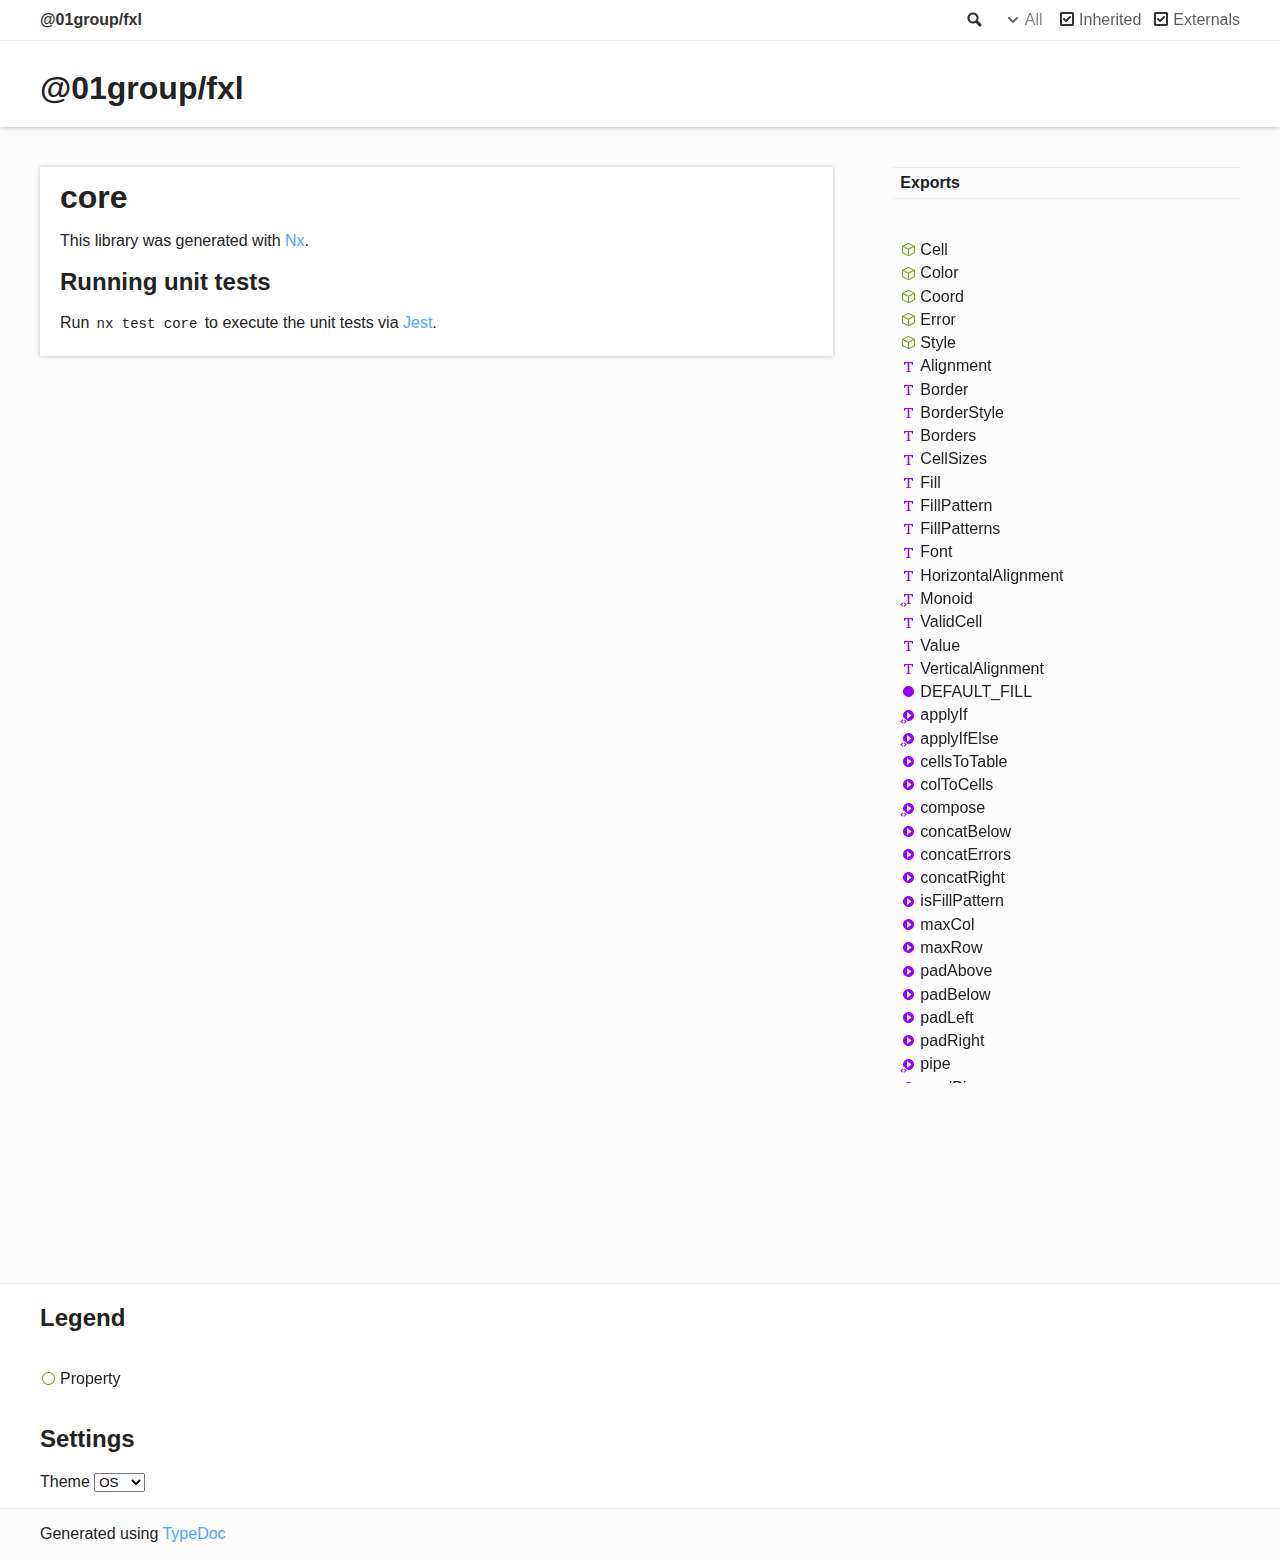
<file: index.html>
<!DOCTYPE html><html class="default"><head><meta charSet="utf-8"/><meta http-equiv="x-ua-compatible" content="IE=edge"/><title>@01group/fxl</title><meta name="description" content="Documentation for @01group/fxl"/><meta name="viewport" content="width=device-width, initial-scale=1"/><link rel="stylesheet" href="assets/style.css"/><link rel="stylesheet" href="assets/highlight.css"/><script async src="assets/search.js" id="search-script"></script></head><body><script>document.body.classList.add(localStorage.getItem("tsd-theme") || "os")</script><header><div class="tsd-page-toolbar"><div class="container"><div class="table-wrap"><div class="table-cell" id="tsd-search" data-base="."><div class="field"><label for="tsd-search-field" class="tsd-widget search no-caption">Search</label><input type="text" id="tsd-search-field"/></div><ul class="results"><li class="state loading">Preparing search index...</li><li class="state failure">The search index is not available</li></ul><a href="index.html" class="title">@01group/fxl</a></div><div class="table-cell" id="tsd-widgets"><div id="tsd-filter"><a href="#" class="tsd-widget options no-caption" data-toggle="options">Options</a><div class="tsd-filter-group"><div class="tsd-select" id="tsd-filter-visibility"><span class="tsd-select-label">All</span><ul class="tsd-select-list"><li data-value="public">Public</li><li data-value="protected">Public/Protected</li><li data-value="private" class="selected">All</li></ul></div> <input type="checkbox" id="tsd-filter-inherited" checked/><label class="tsd-widget" for="tsd-filter-inherited">Inherited</label><input type="checkbox" id="tsd-filter-externals" checked/><label class="tsd-widget" for="tsd-filter-externals">Externals</label></div></div><a href="#" class="tsd-widget menu no-caption" data-toggle="menu">Menu</a></div></div></div></div><div class="tsd-page-title"><div class="container"><h1>@01group/fxl</h1></div></div></header><div class="container container-main"><div class="row"><div class="col-8 col-content"><div class="tsd-panel tsd-typography">
<a href="#core" id="core" style="color: inherit; text-decoration: none;">
  <h1>core</h1>
</a>
<p>This library was generated with <a href="https://nx.dev">Nx</a>.</p>

<a href="#running-unit-tests" id="running-unit-tests" style="color: inherit; text-decoration: none;">
  <h2>Running unit tests</h2>
</a>
<p>Run <code>nx test core</code> to execute the unit tests via <a href="https://jestjs.io">Jest</a>.</p>
</div></div><div class="col-4 col-menu menu-sticky-wrap menu-highlight"><nav class="tsd-navigation primary"><ul><li class="current"><a href="modules.html">Exports</a></li></ul></nav><nav class="tsd-navigation secondary menu-sticky"><ul><li class="tsd-kind-interface"><a href="interfaces/Cell.html" class="tsd-kind-icon">Cell</a></li><li class="tsd-kind-interface"><a href="interfaces/Color.html" class="tsd-kind-icon">Color</a></li><li class="tsd-kind-interface"><a href="interfaces/Coord.html" class="tsd-kind-icon">Coord</a></li><li class="tsd-kind-interface"><a href="interfaces/Error.html" class="tsd-kind-icon">Error</a></li><li class="tsd-kind-interface"><a href="interfaces/Style.html" class="tsd-kind-icon">Style</a></li><li class="tsd-kind-type-alias"><a href="modules.html#Alignment" class="tsd-kind-icon">Alignment</a></li><li class="tsd-kind-type-alias"><a href="modules.html#Border" class="tsd-kind-icon">Border</a></li><li class="tsd-kind-type-alias"><a href="modules.html#BorderStyle" class="tsd-kind-icon">Border<wbr/>Style</a></li><li class="tsd-kind-type-alias"><a href="modules.html#Borders" class="tsd-kind-icon">Borders</a></li><li class="tsd-kind-type-alias"><a href="modules.html#CellSizes" class="tsd-kind-icon">Cell<wbr/>Sizes</a></li><li class="tsd-kind-type-alias"><a href="modules.html#Fill" class="tsd-kind-icon">Fill</a></li><li class="tsd-kind-type-alias"><a href="modules.html#FillPattern" class="tsd-kind-icon">Fill<wbr/>Pattern</a></li><li class="tsd-kind-type-alias"><a href="modules.html#FillPatterns" class="tsd-kind-icon">Fill<wbr/>Patterns</a></li><li class="tsd-kind-type-alias"><a href="modules.html#Font" class="tsd-kind-icon">Font</a></li><li class="tsd-kind-type-alias"><a href="modules.html#HorizontalAlignment" class="tsd-kind-icon">Horizontal<wbr/>Alignment</a></li><li class="tsd-kind-type-alias tsd-has-type-parameter"><a href="modules.html#Monoid" class="tsd-kind-icon">Monoid</a></li><li class="tsd-kind-type-alias"><a href="modules.html#ValidCell" class="tsd-kind-icon">Valid<wbr/>Cell</a></li><li class="tsd-kind-type-alias"><a href="modules.html#Value" class="tsd-kind-icon">Value</a></li><li class="tsd-kind-type-alias"><a href="modules.html#VerticalAlignment" class="tsd-kind-icon">Vertical<wbr/>Alignment</a></li><li class="tsd-kind-variable"><a href="modules.html#DEFAULT_FILL" class="tsd-kind-icon">DEFAULT_<wbr/>FILL</a></li><li class="tsd-kind-function tsd-has-type-parameter"><a href="modules.html#applyIf" class="tsd-kind-icon">apply<wbr/>If</a></li><li class="tsd-kind-function tsd-has-type-parameter"><a href="modules.html#applyIfElse" class="tsd-kind-icon">apply<wbr/>If<wbr/>Else</a></li><li class="tsd-kind-function"><a href="modules.html#cellsToTable" class="tsd-kind-icon">cells<wbr/>To<wbr/>Table</a></li><li class="tsd-kind-function"><a href="modules.html#colToCells" class="tsd-kind-icon">col<wbr/>To<wbr/>Cells</a></li><li class="tsd-kind-function tsd-has-type-parameter"><a href="modules.html#compose" class="tsd-kind-icon">compose</a></li><li class="tsd-kind-function"><a href="modules.html#concatBelow" class="tsd-kind-icon">concat<wbr/>Below</a></li><li class="tsd-kind-function"><a href="modules.html#concatErrors" class="tsd-kind-icon">concat<wbr/>Errors</a></li><li class="tsd-kind-function"><a href="modules.html#concatRight" class="tsd-kind-icon">concat<wbr/>Right</a></li><li class="tsd-kind-function"><a href="modules.html#isFillPattern" class="tsd-kind-icon">is<wbr/>Fill<wbr/>Pattern</a></li><li class="tsd-kind-function"><a href="modules.html#maxCol" class="tsd-kind-icon">max<wbr/>Col</a></li><li class="tsd-kind-function"><a href="modules.html#maxRow" class="tsd-kind-icon">max<wbr/>Row</a></li><li class="tsd-kind-function"><a href="modules.html#padAbove" class="tsd-kind-icon">pad<wbr/>Above</a></li><li class="tsd-kind-function"><a href="modules.html#padBelow" class="tsd-kind-icon">pad<wbr/>Below</a></li><li class="tsd-kind-function"><a href="modules.html#padLeft" class="tsd-kind-icon">pad<wbr/>Left</a></li><li class="tsd-kind-function"><a href="modules.html#padRight" class="tsd-kind-icon">pad<wbr/>Right</a></li><li class="tsd-kind-function tsd-has-type-parameter"><a href="modules.html#pipe" class="tsd-kind-icon">pipe</a></li><li class="tsd-kind-function"><a href="modules.html#readBinary" class="tsd-kind-icon">read<wbr/>Binary</a></li><li class="tsd-kind-function"><a href="modules.html#readXlsx" class="tsd-kind-icon">read<wbr/>Xlsx</a></li><li class="tsd-kind-function"><a href="modules.html#recordsToCells" class="tsd-kind-icon">records<wbr/>To<wbr/>Cells</a></li><li class="tsd-kind-function"><a href="modules.html#rowToCells" class="tsd-kind-icon">row<wbr/>To<wbr/>Cells</a></li><li class="tsd-kind-function"><a href="modules.html#setAlignment" class="tsd-kind-icon">set<wbr/>Alignment</a></li><li class="tsd-kind-function"><a href="modules.html#setAllBorders" class="tsd-kind-icon">set<wbr/>All<wbr/>Borders</a></li><li class="tsd-kind-function"><a href="modules.html#setBold" class="tsd-kind-icon">set<wbr/>Bold</a></li><li class="tsd-kind-function"><a href="modules.html#setBorder" class="tsd-kind-icon">set<wbr/>Border</a></li><li class="tsd-kind-function"><a href="modules.html#setBorders" class="tsd-kind-icon">set<wbr/>Borders</a></li><li class="tsd-kind-function"><a href="modules.html#setColWidth" class="tsd-kind-icon">set<wbr/>Col<wbr/>Width</a></li><li class="tsd-kind-function"><a href="modules.html#setFill" class="tsd-kind-icon">set<wbr/>Fill</a></li><li class="tsd-kind-function"><a href="modules.html#setFont" class="tsd-kind-icon">set<wbr/>Font</a></li><li class="tsd-kind-function"><a href="modules.html#setFontColor" class="tsd-kind-icon">set<wbr/>Font<wbr/>Color</a></li><li class="tsd-kind-function"><a href="modules.html#setFontName" class="tsd-kind-icon">set<wbr/>Font<wbr/>Name</a></li><li class="tsd-kind-function"><a href="modules.html#setFontSize" class="tsd-kind-icon">set<wbr/>Font<wbr/>Size</a></li><li class="tsd-kind-function"><a href="modules.html#setHorizontalAlignement" class="tsd-kind-icon">set<wbr/>Horizontal<wbr/>Alignement</a></li><li class="tsd-kind-function"><a href="modules.html#setItalic" class="tsd-kind-icon">set<wbr/>Italic</a></li><li class="tsd-kind-function"><a href="modules.html#setNumFmt" class="tsd-kind-icon">set<wbr/>Num<wbr/>Fmt</a></li><li class="tsd-kind-function"><a href="modules.html#setRowHeight" class="tsd-kind-icon">set<wbr/>Row<wbr/>Height</a></li><li class="tsd-kind-function"><a href="modules.html#setSheet" class="tsd-kind-icon">set<wbr/>Sheet</a></li><li class="tsd-kind-function"><a href="modules.html#setSolidBg" class="tsd-kind-icon">set<wbr/>Solid<wbr/>Bg</a></li><li class="tsd-kind-function"><a href="modules.html#setSolidFg" class="tsd-kind-icon">set<wbr/>Solid<wbr/>Fg</a></li><li class="tsd-kind-function"><a href="modules.html#setStrike" class="tsd-kind-icon">set<wbr/>Strike</a></li><li class="tsd-kind-function"><a href="modules.html#setUnderline" class="tsd-kind-icon">set<wbr/>Underline</a></li><li class="tsd-kind-function"><a href="modules.html#setVerticalAlignement" class="tsd-kind-icon">set<wbr/>Vertical<wbr/>Alignement</a></li><li class="tsd-kind-function"><a href="modules.html#setWrapText" class="tsd-kind-icon">set<wbr/>Wrap<wbr/>Text</a></li><li class="tsd-kind-function"><a href="modules.html#shiftDown" class="tsd-kind-icon">shift<wbr/>Down</a></li><li class="tsd-kind-function"><a href="modules.html#shiftLeft" class="tsd-kind-icon">shift<wbr/>Left</a></li><li class="tsd-kind-function"><a href="modules.html#shiftRight" class="tsd-kind-icon">shift<wbr/>Right</a></li><li class="tsd-kind-function"><a href="modules.html#shiftUp" class="tsd-kind-icon">shift<wbr/>Up</a></li><li class="tsd-kind-function tsd-has-type-parameter"><a href="modules.html#splitErrors" class="tsd-kind-icon">split<wbr/>Errors</a></li><li class="tsd-kind-function"><a href="modules.html#tableToCells" class="tsd-kind-icon">table<wbr/>To<wbr/>Cells</a></li><li class="tsd-kind-function"><a href="modules.html#toBorder" class="tsd-kind-icon">to<wbr/>Border</a></li><li class="tsd-kind-function"><a href="modules.html#toCell" class="tsd-kind-icon">to<wbr/>Cell</a></li><li class="tsd-kind-function"><a href="modules.html#toFill" class="tsd-kind-icon">to<wbr/>Fill</a></li><li class="tsd-kind-function"><a href="modules.html#validateBorderColors" class="tsd-kind-icon">validate<wbr/>Border<wbr/>Colors</a></li><li class="tsd-kind-function"><a href="modules.html#validateCell" class="tsd-kind-icon">validate<wbr/>Cell</a></li><li class="tsd-kind-function"><a href="modules.html#validateCellSize" class="tsd-kind-icon">validate<wbr/>Cell<wbr/>Size</a></li><li class="tsd-kind-function"><a href="modules.html#validateCoord" class="tsd-kind-icon">validate<wbr/>Coord</a></li><li class="tsd-kind-function"><a href="modules.html#validateFillColors" class="tsd-kind-icon">validate<wbr/>Fill<wbr/>Colors</a></li><li class="tsd-kind-function"><a href="modules.html#validateFontColor" class="tsd-kind-icon">validate<wbr/>Font<wbr/>Color</a></li><li class="tsd-kind-function"><a href="modules.html#validateFontSize" class="tsd-kind-icon">validate<wbr/>Font<wbr/>Size</a></li><li class="tsd-kind-function"><a href="modules.html#writeBinary" class="tsd-kind-icon">write<wbr/>Binary</a></li><li class="tsd-kind-function"><a href="modules.html#writeXlsx" class="tsd-kind-icon">write<wbr/>Xlsx</a></li></ul></nav></div></div></div><footer class="with-border-bottom"><div class="container"><h2>Legend</h2><div class="tsd-legend-group"><ul class="tsd-legend"><li class="tsd-kind-property tsd-parent-kind-interface"><span class="tsd-kind-icon">Property</span></li></ul></div><h2>Settings</h2><p>Theme <select id="theme"><option value="os">OS</option><option value="light">Light</option><option value="dark">Dark</option></select></p></div></footer><div class="container tsd-generator"><p>Generated using <a href="https://typedoc.org/" target="_blank">TypeDoc</a></p></div><div class="overlay"></div><script src="assets/main.js"></script></body></html>
</file>
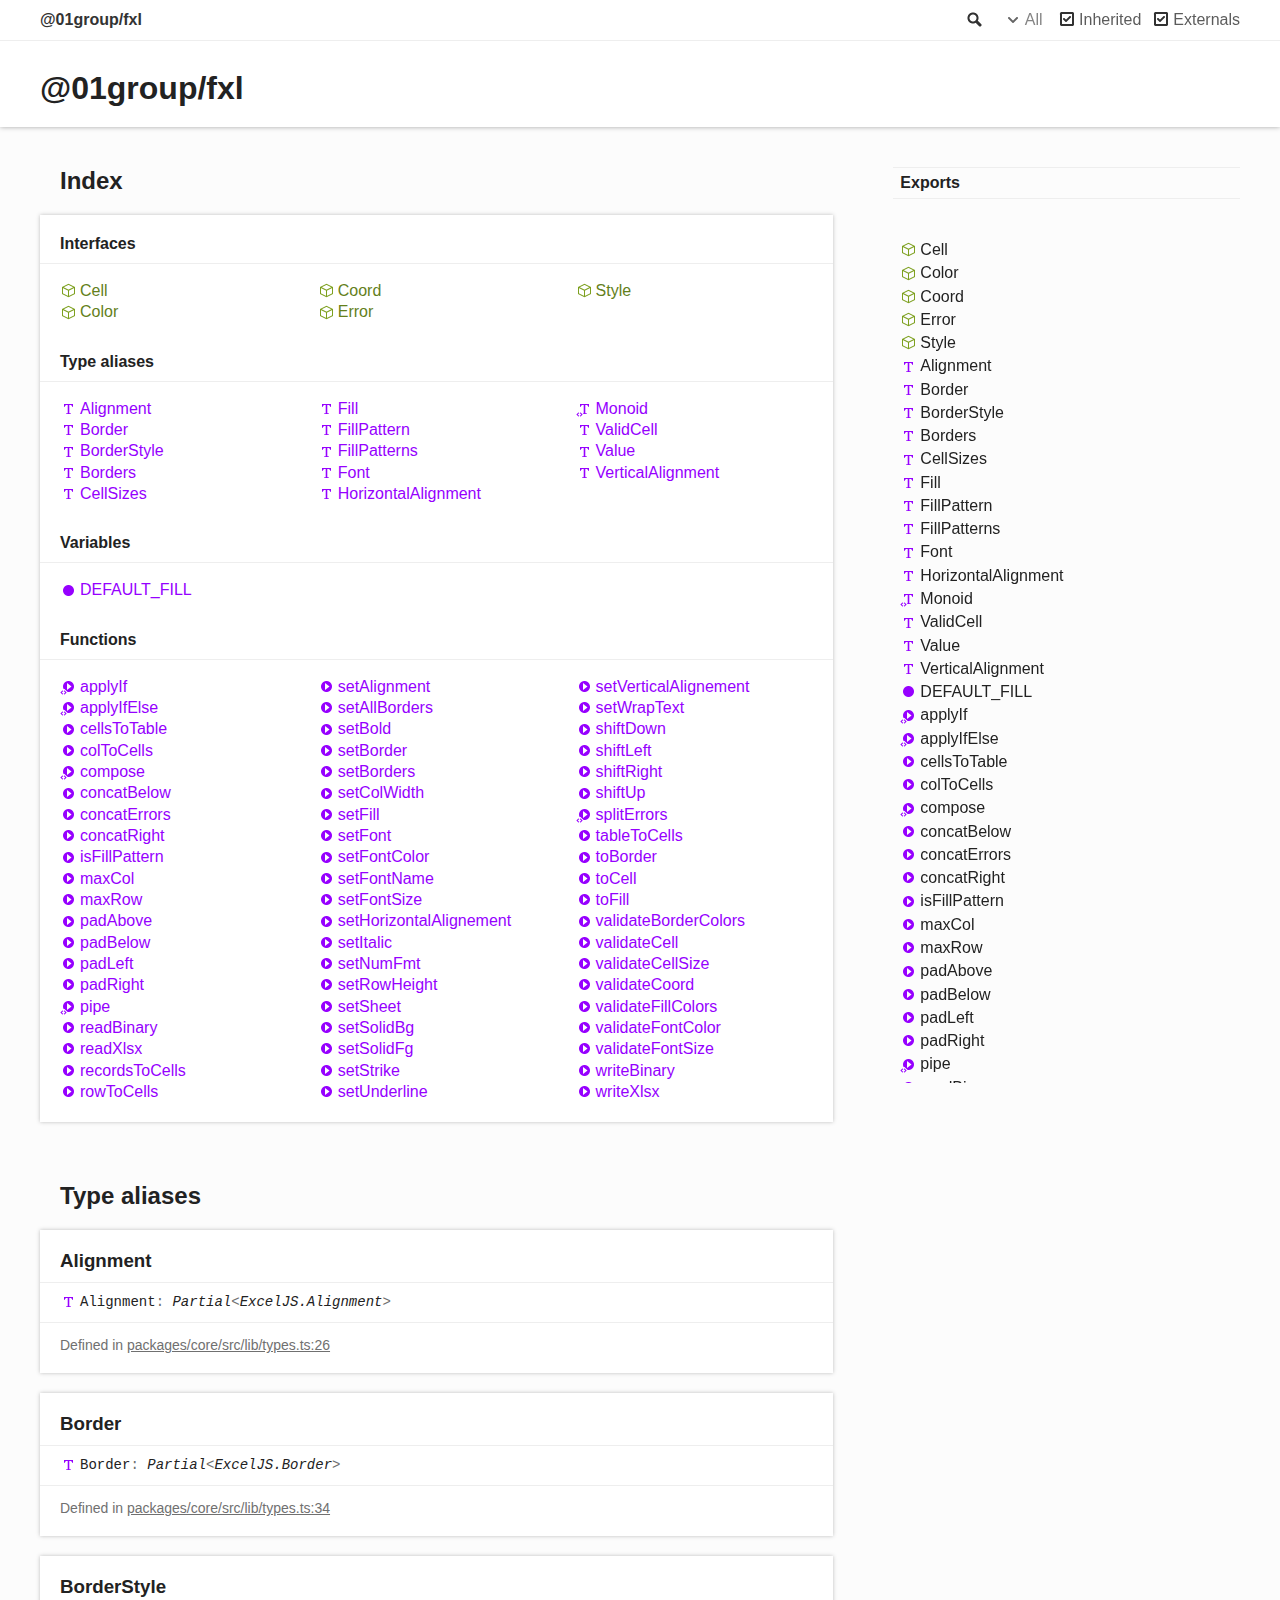
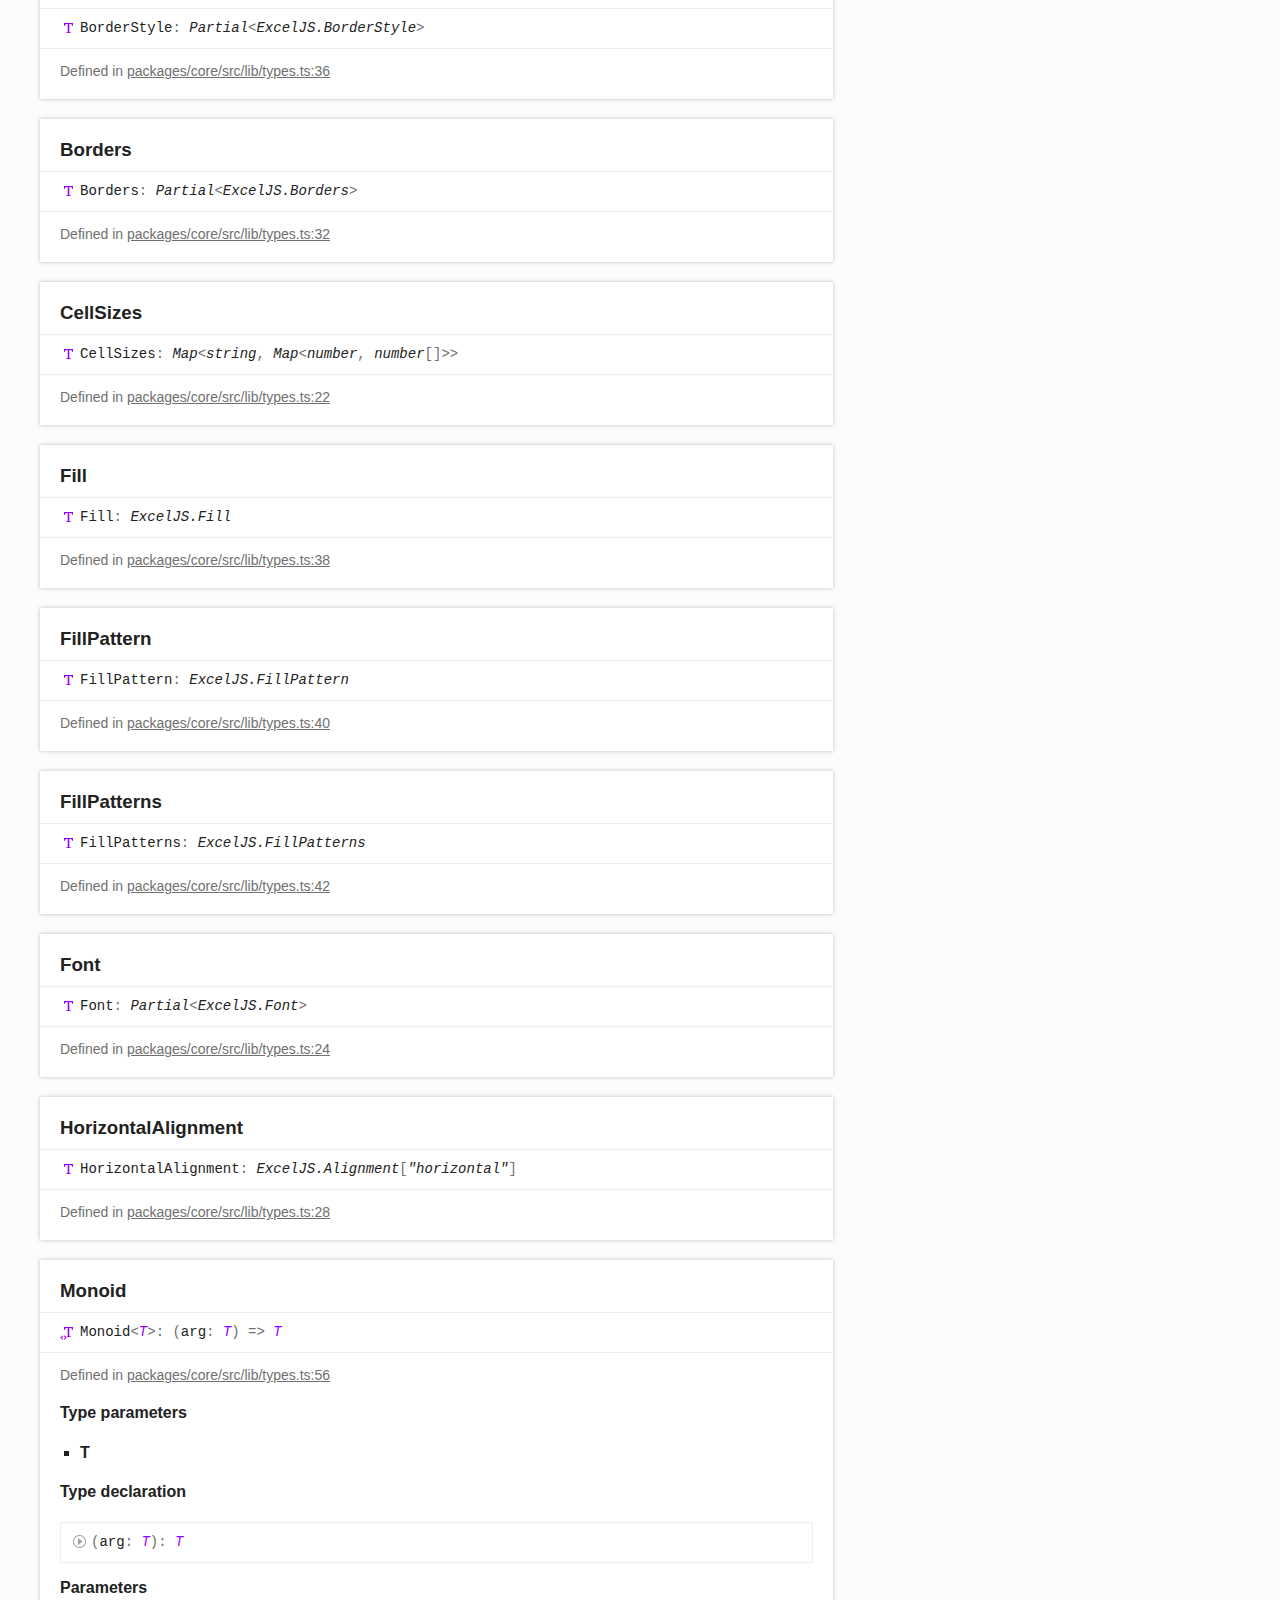
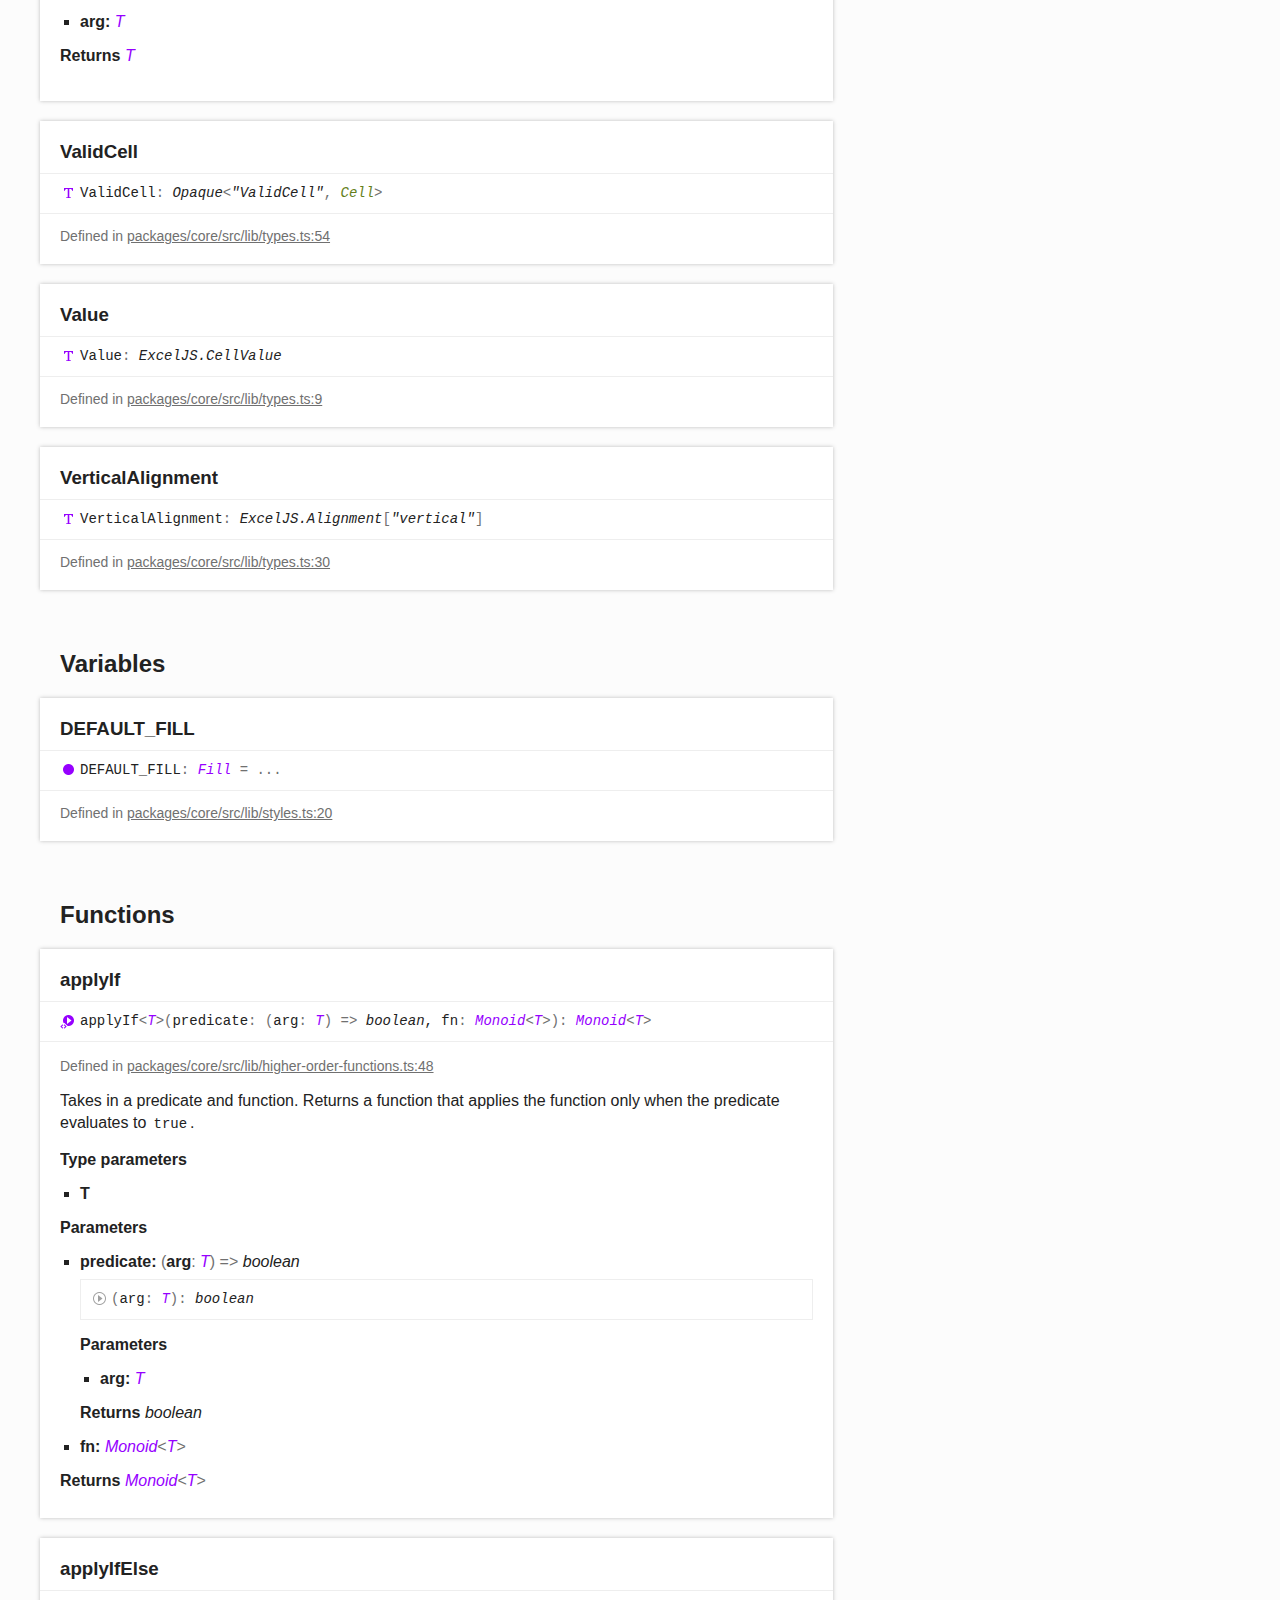
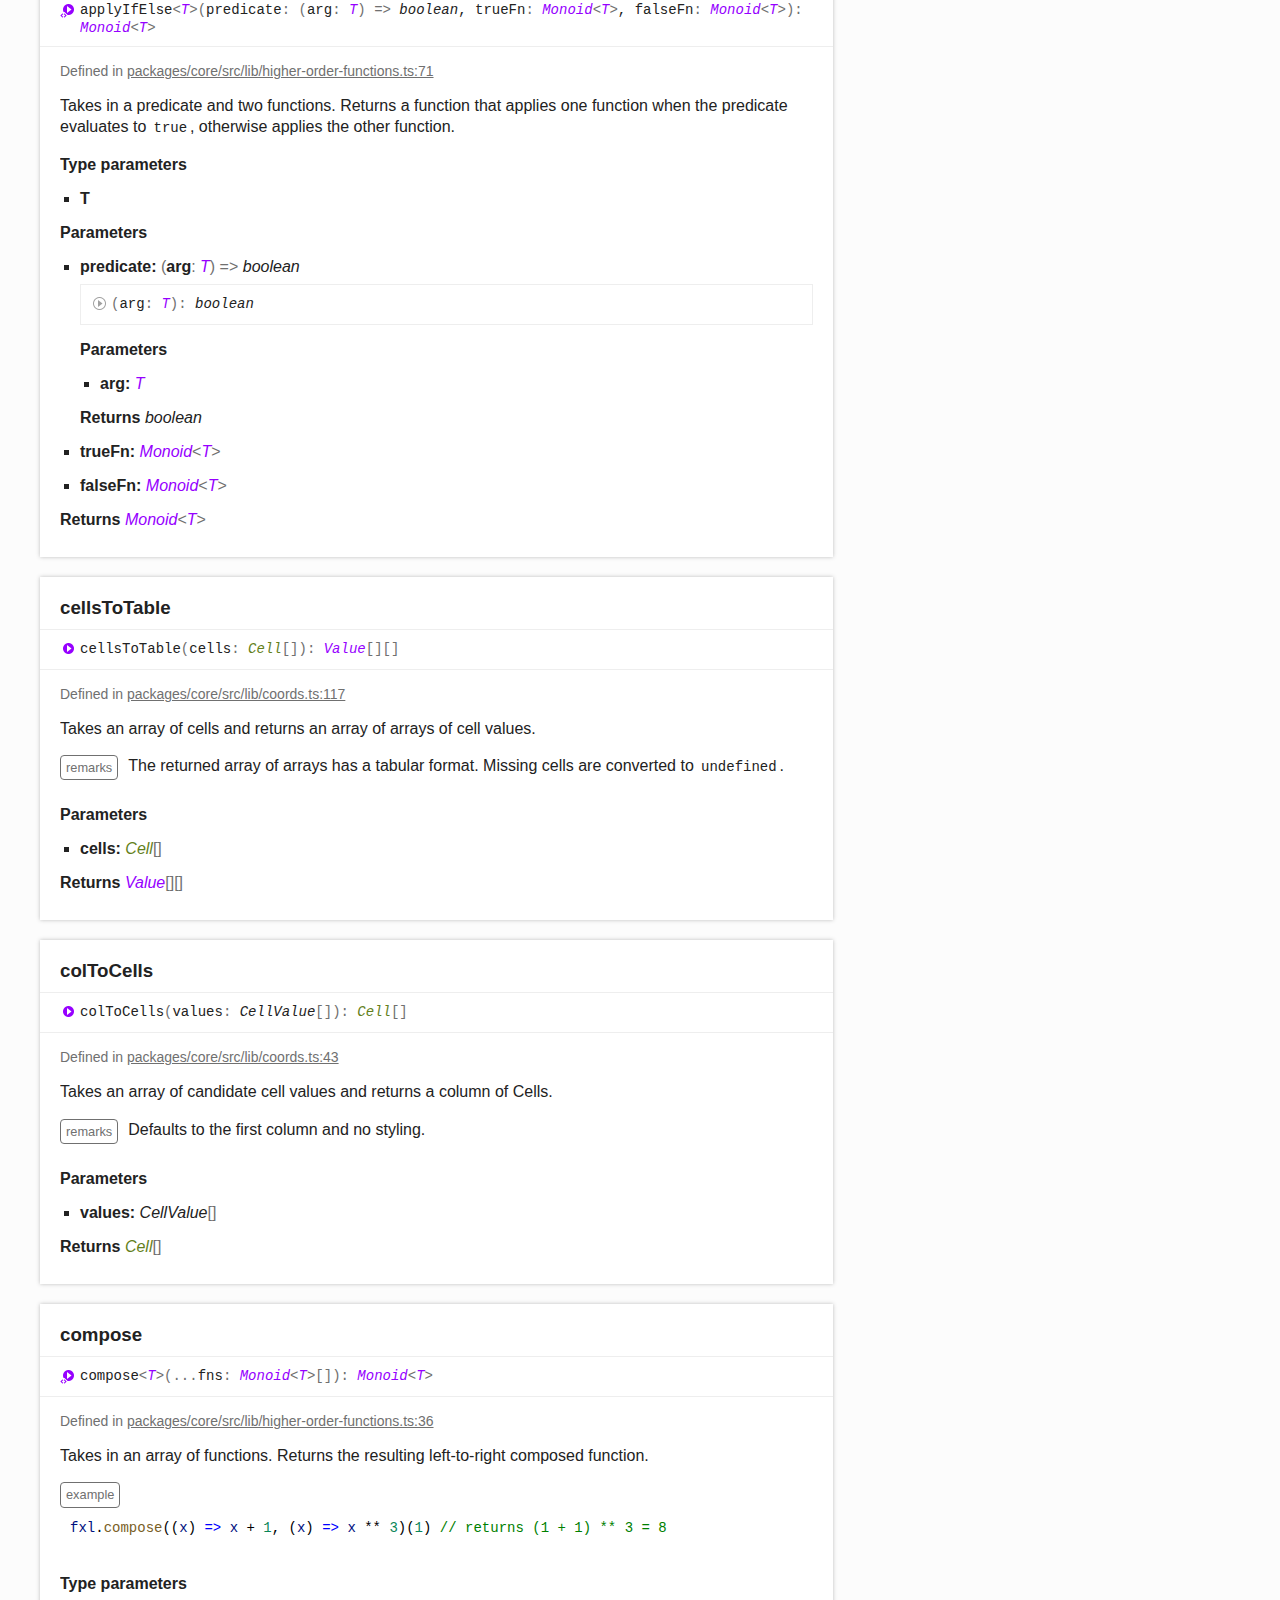
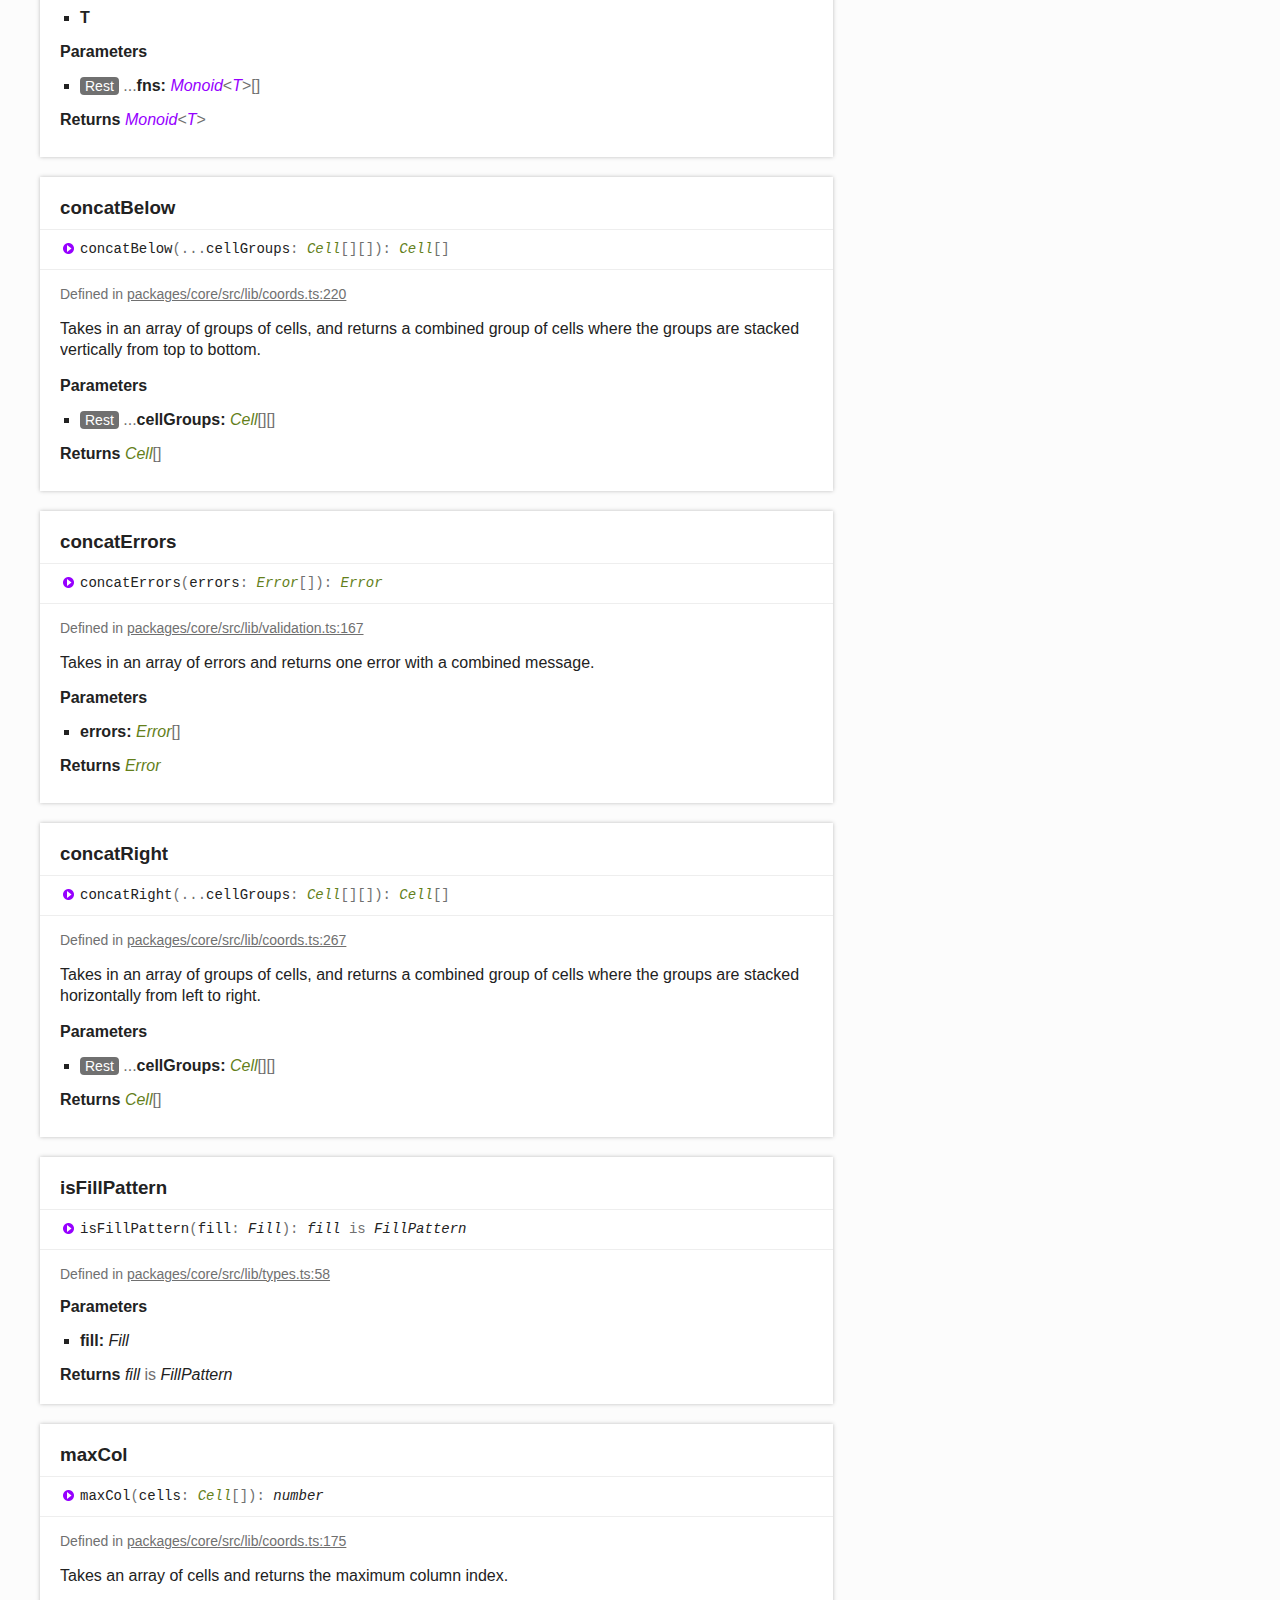
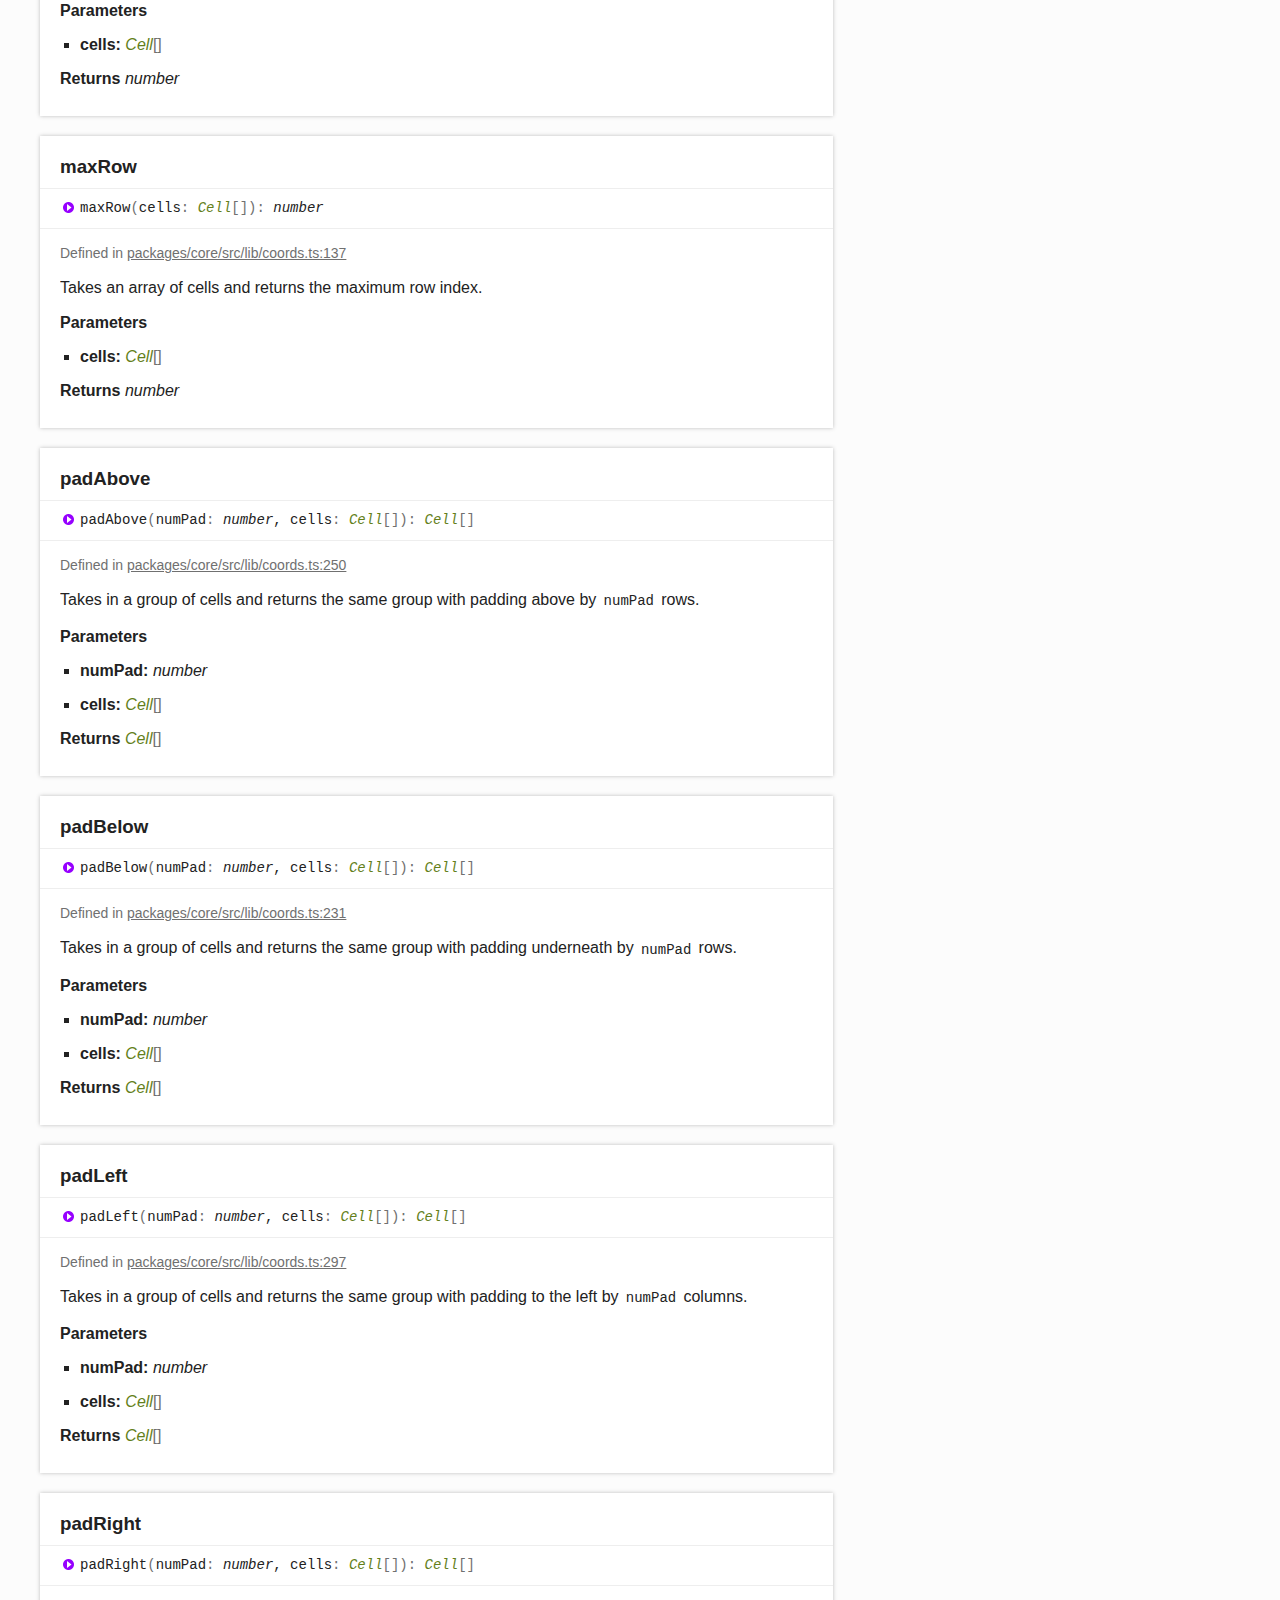
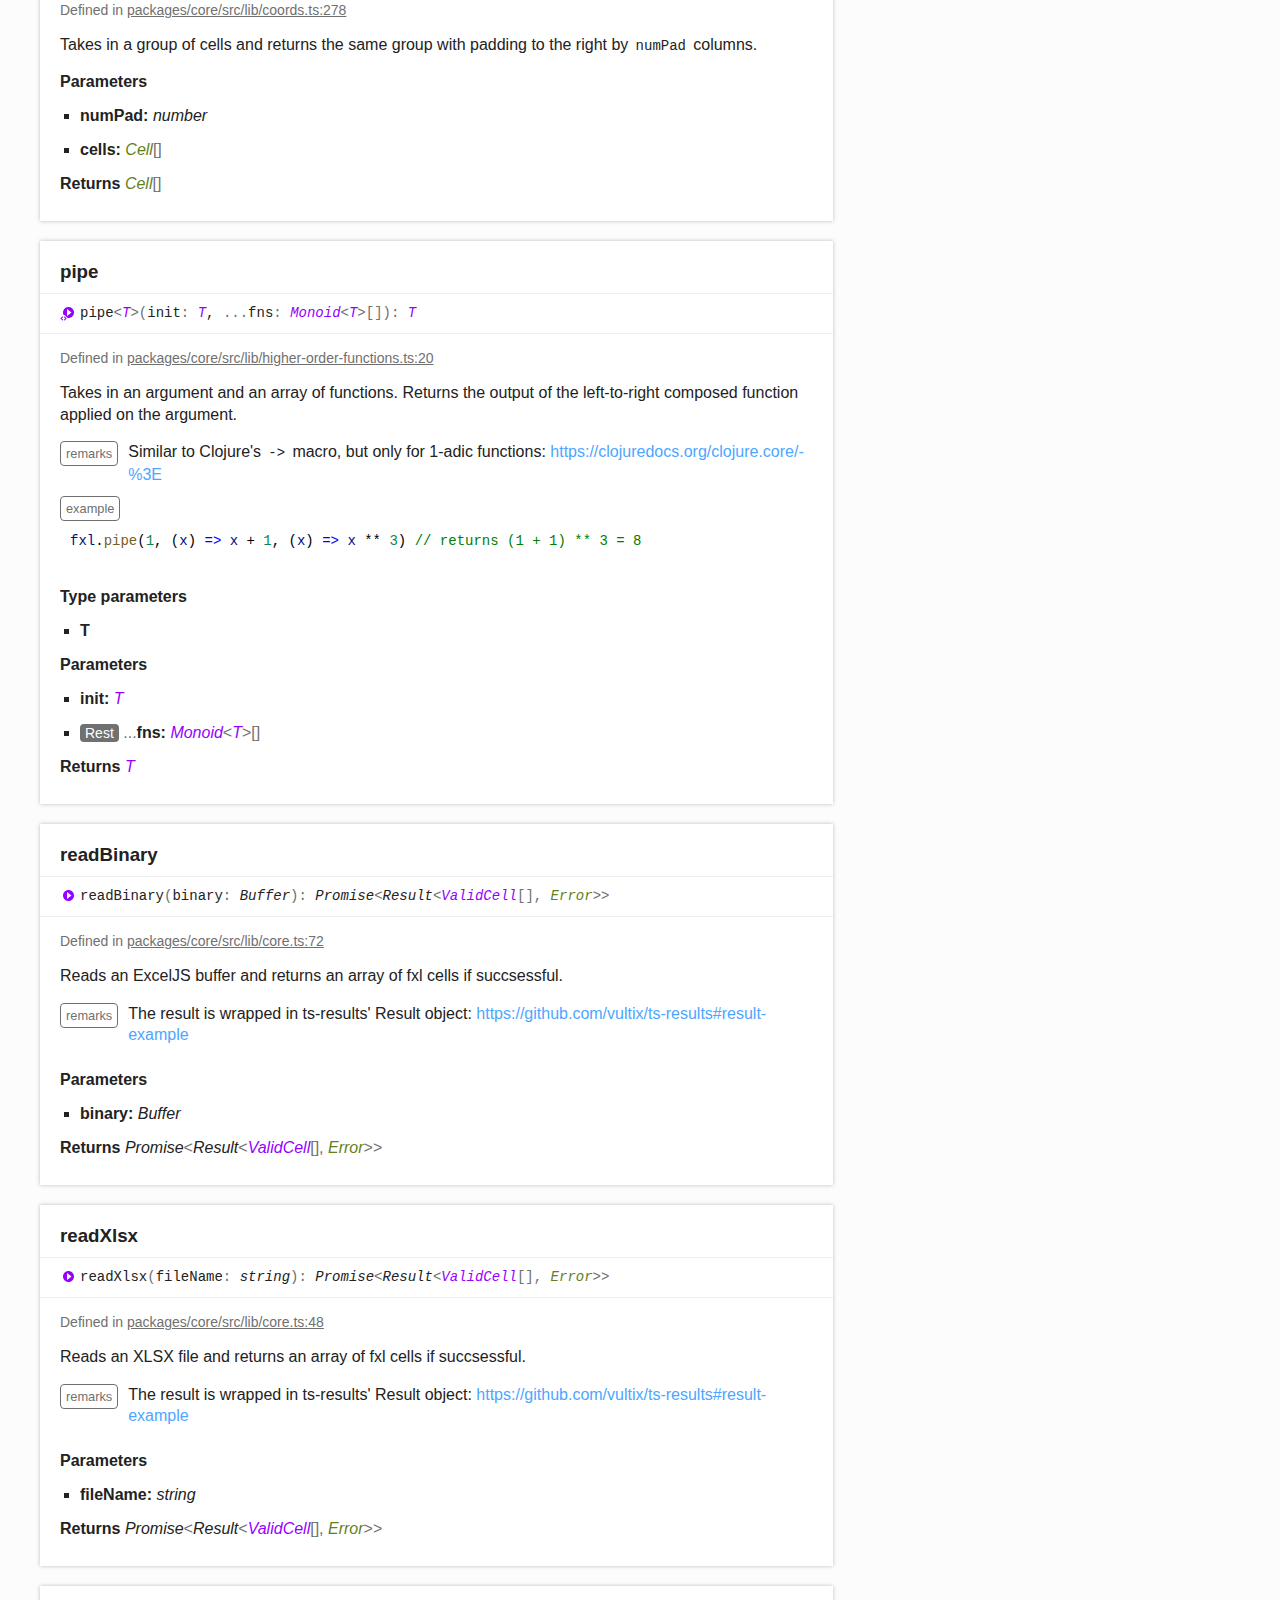
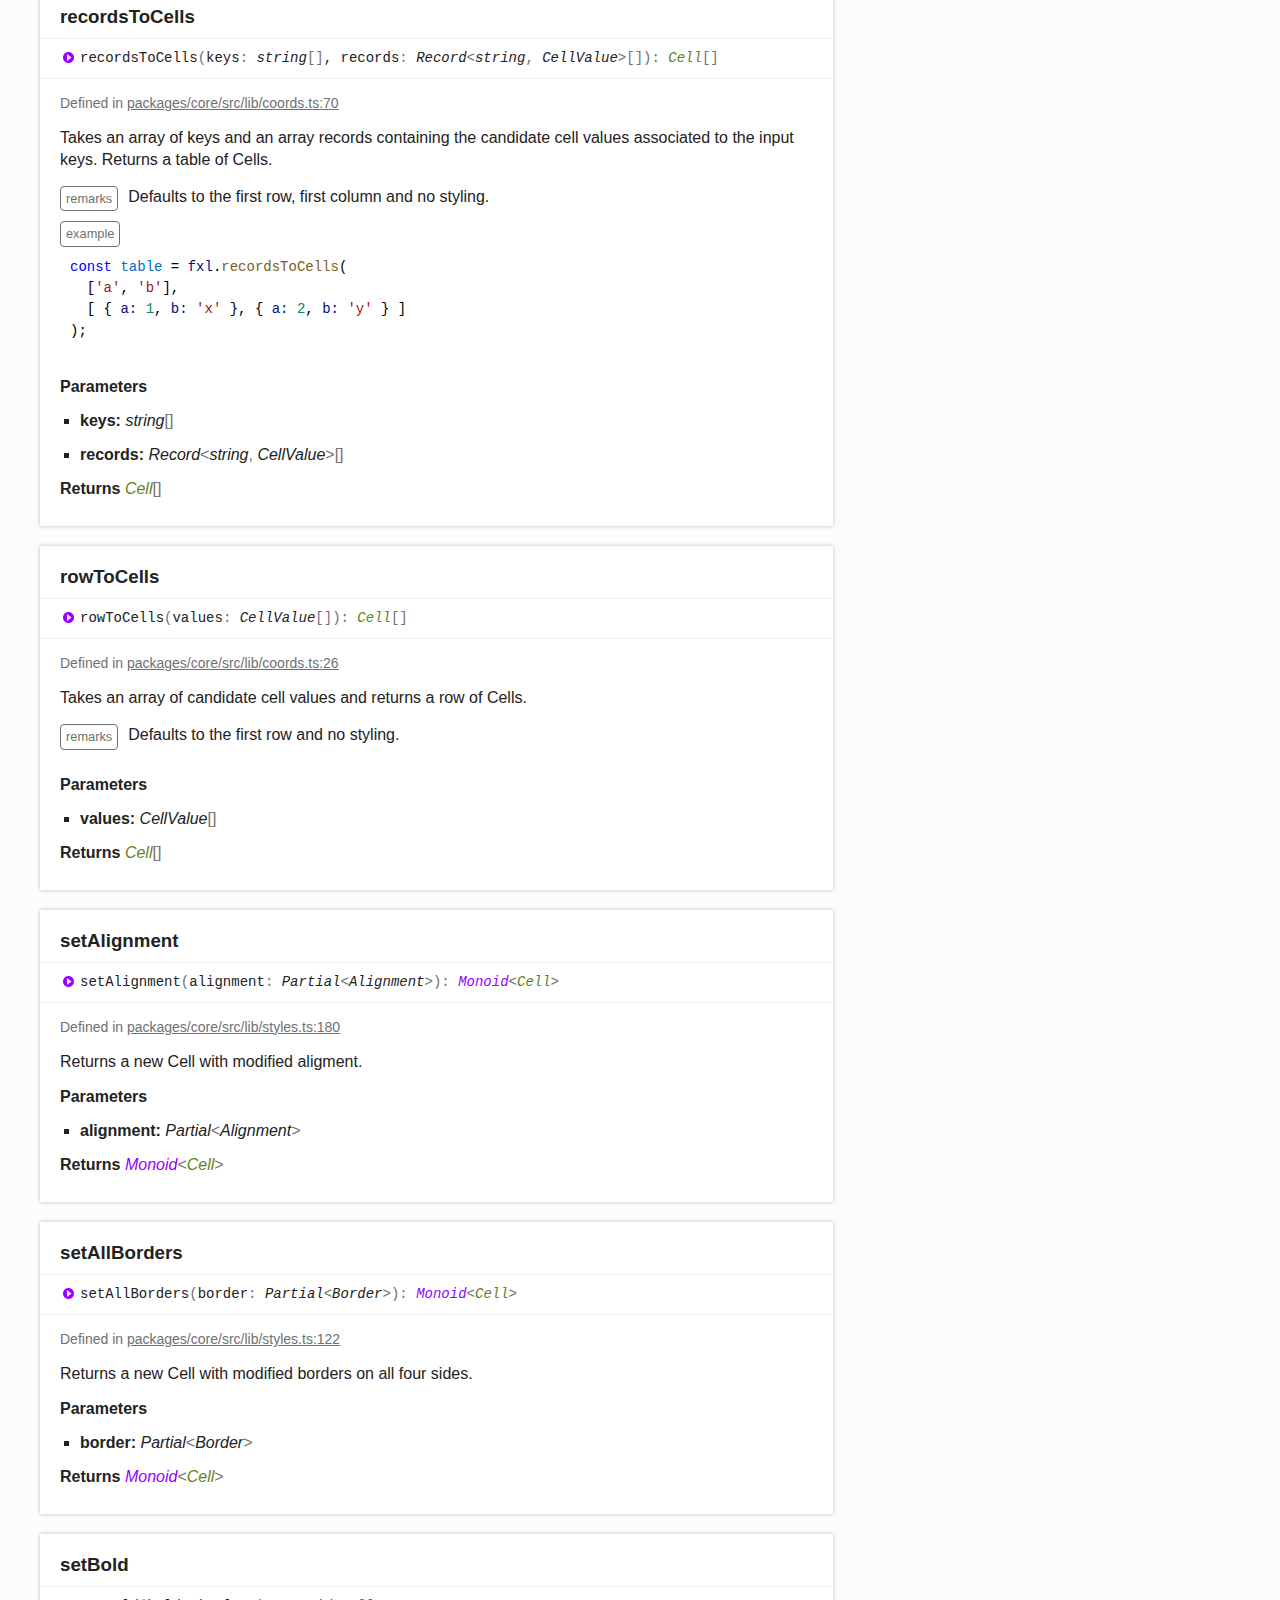
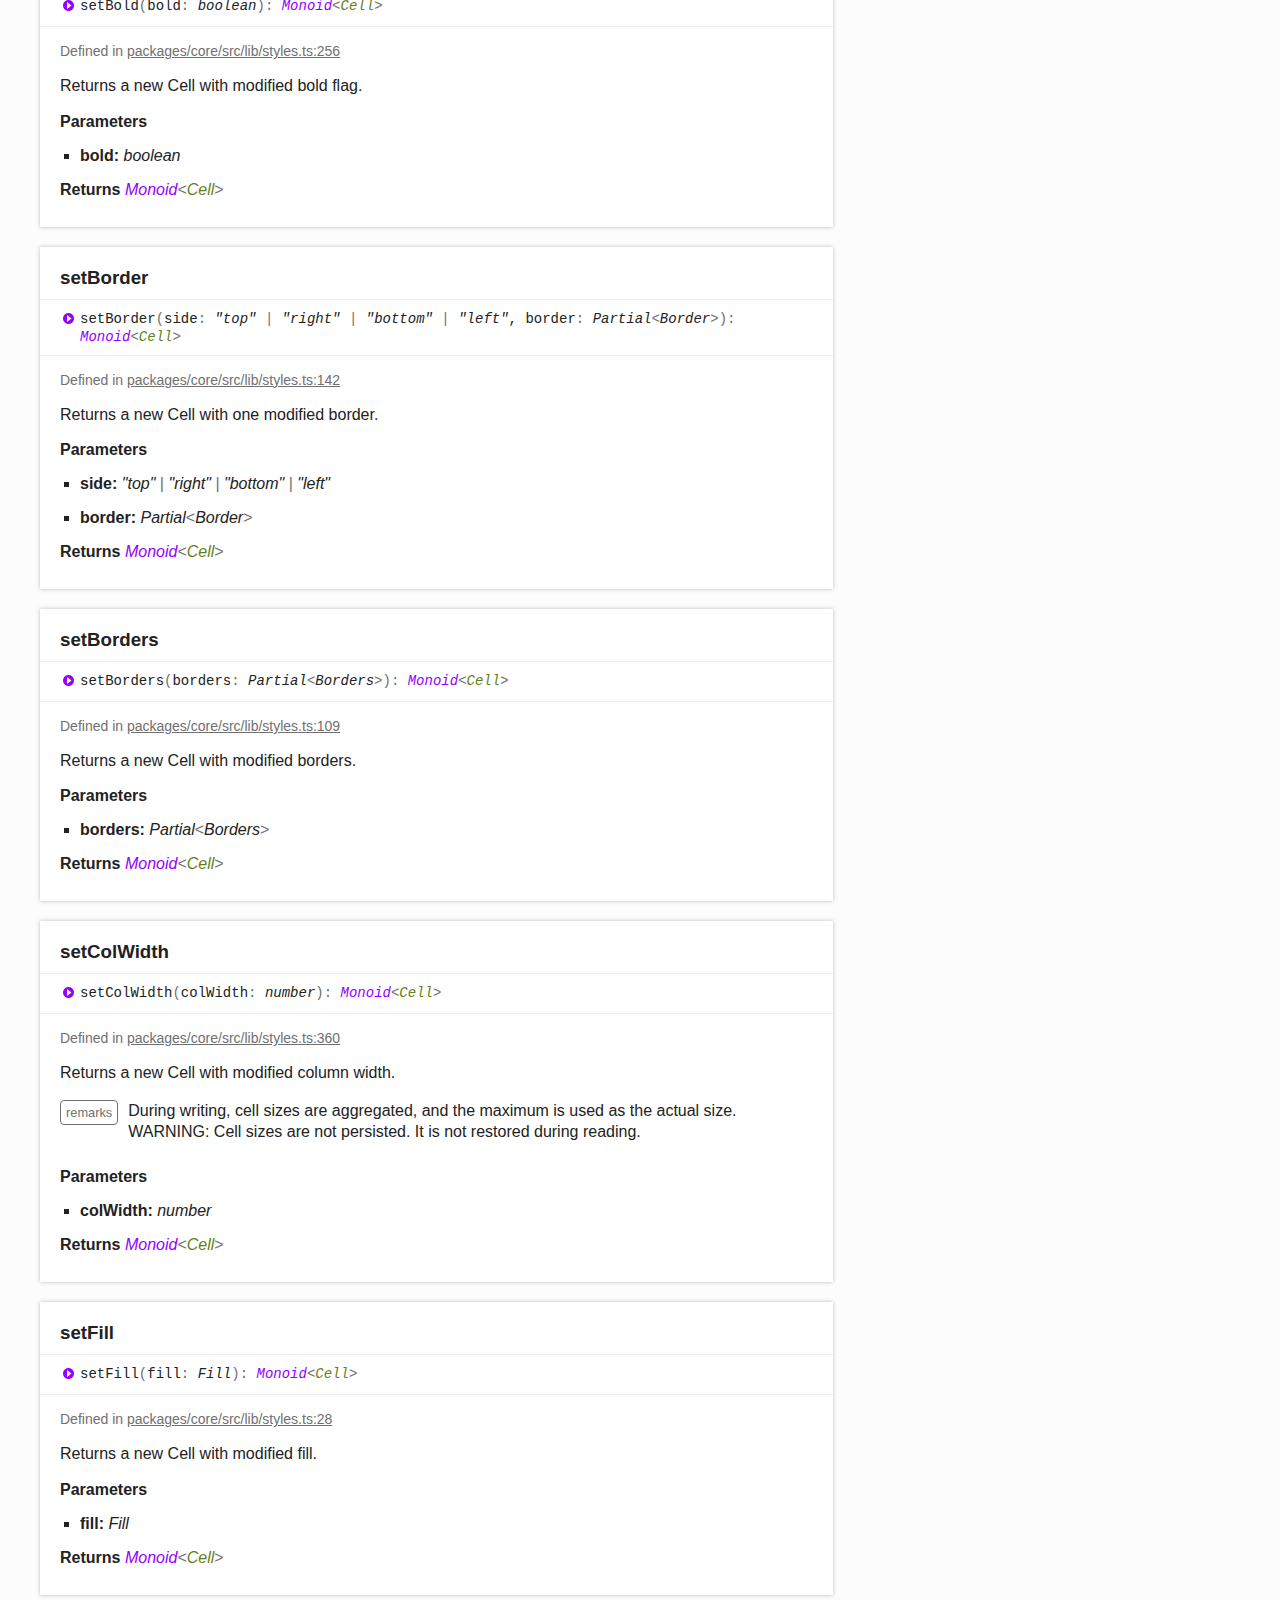
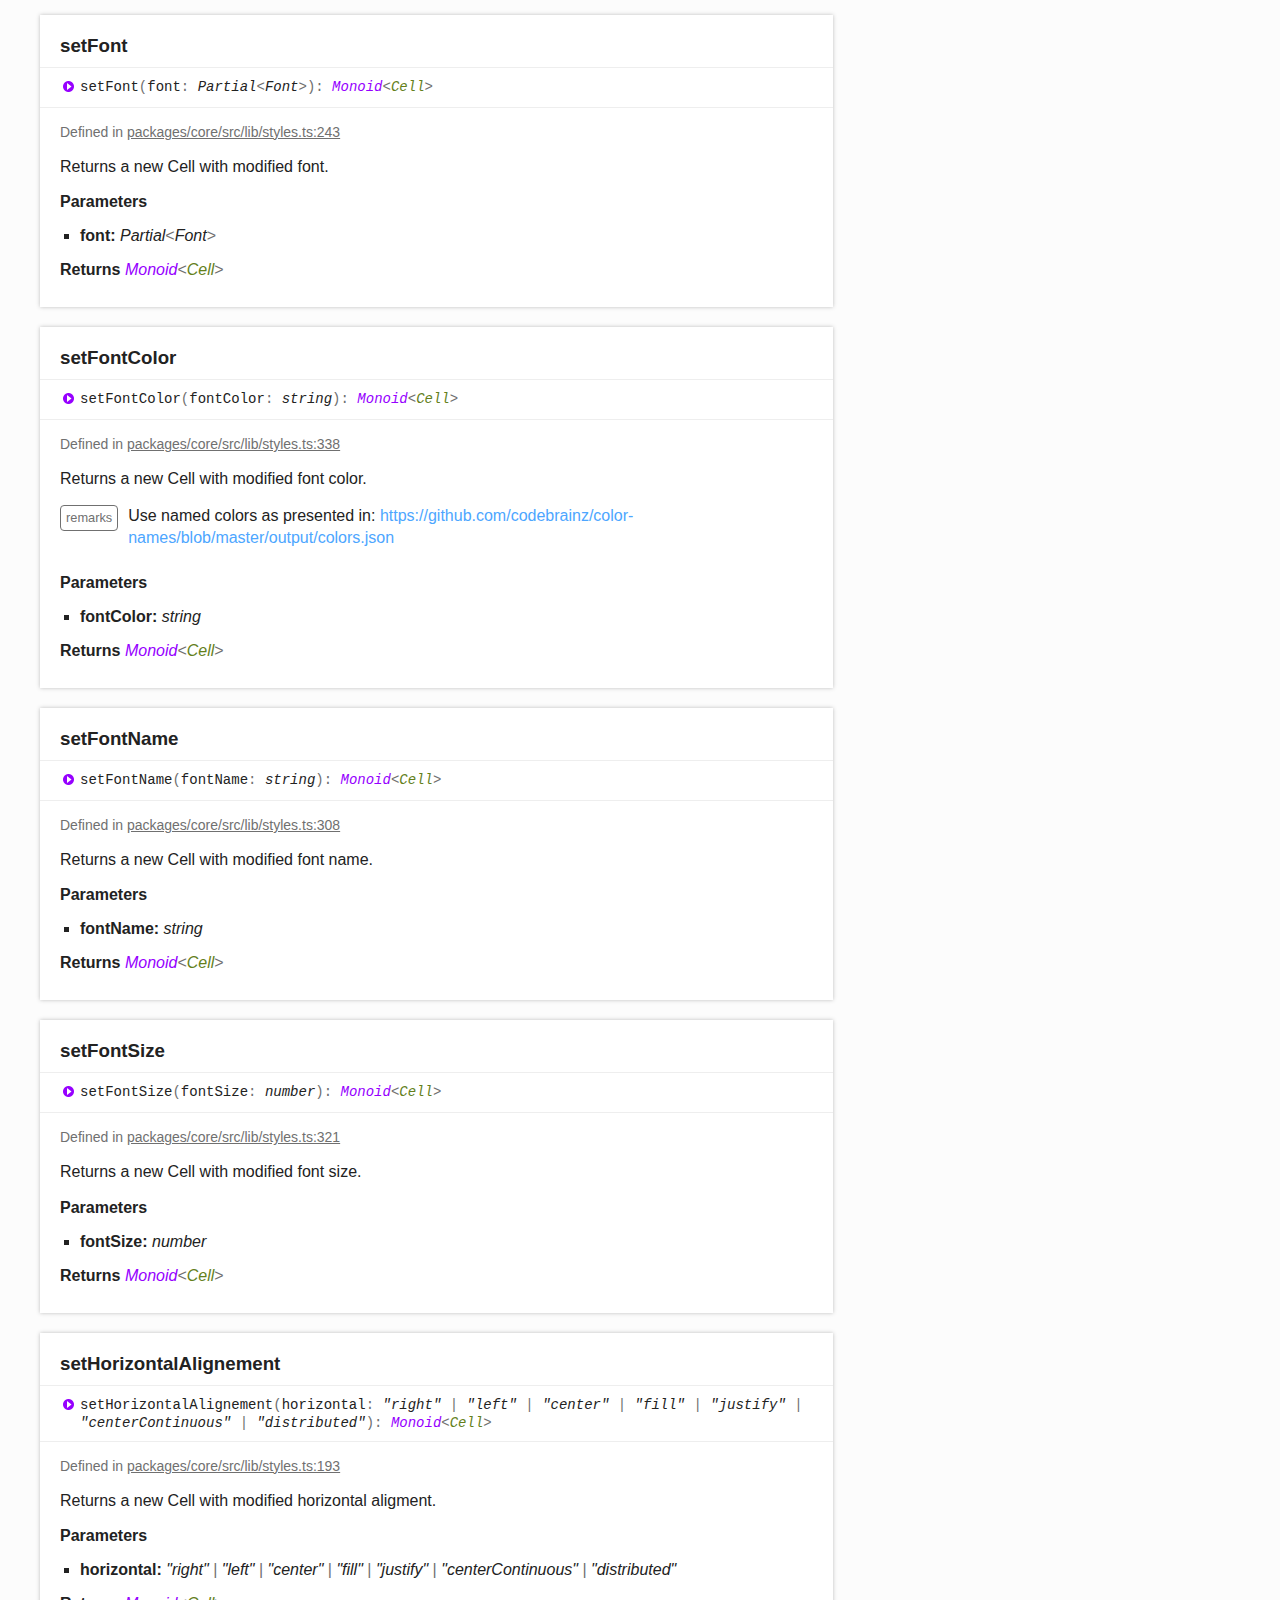
<file: modules.html>
<!DOCTYPE html><html class="default"><head><meta charSet="utf-8"/><meta http-equiv="x-ua-compatible" content="IE=edge"/><title>@01group/fxl</title><meta name="description" content="Documentation for @01group/fxl"/><meta name="viewport" content="width=device-width, initial-scale=1"/><link rel="stylesheet" href="assets/style.css"/><link rel="stylesheet" href="assets/highlight.css"/><script async src="assets/search.js" id="search-script"></script></head><body><script>document.body.classList.add(localStorage.getItem("tsd-theme") || "os")</script><header><div class="tsd-page-toolbar"><div class="container"><div class="table-wrap"><div class="table-cell" id="tsd-search" data-base="."><div class="field"><label for="tsd-search-field" class="tsd-widget search no-caption">Search</label><input type="text" id="tsd-search-field"/></div><ul class="results"><li class="state loading">Preparing search index...</li><li class="state failure">The search index is not available</li></ul><a href="index.html" class="title">@01group/fxl</a></div><div class="table-cell" id="tsd-widgets"><div id="tsd-filter"><a href="#" class="tsd-widget options no-caption" data-toggle="options">Options</a><div class="tsd-filter-group"><div class="tsd-select" id="tsd-filter-visibility"><span class="tsd-select-label">All</span><ul class="tsd-select-list"><li data-value="public">Public</li><li data-value="protected">Public/Protected</li><li data-value="private" class="selected">All</li></ul></div> <input type="checkbox" id="tsd-filter-inherited" checked/><label class="tsd-widget" for="tsd-filter-inherited">Inherited</label><input type="checkbox" id="tsd-filter-externals" checked/><label class="tsd-widget" for="tsd-filter-externals">Externals</label></div></div><a href="#" class="tsd-widget menu no-caption" data-toggle="menu">Menu</a></div></div></div></div><div class="tsd-page-title"><div class="container"><h1>@01group/fxl</h1></div></div></header><div class="container container-main"><div class="row"><div class="col-8 col-content"><section class="tsd-panel-group tsd-index-group"><h2>Index</h2><section class="tsd-panel tsd-index-panel"><div class="tsd-index-content"><section class="tsd-index-section "><h3>Interfaces</h3><ul class="tsd-index-list"><li class="tsd-kind-interface"><a href="interfaces/Cell.html" class="tsd-kind-icon">Cell</a></li><li class="tsd-kind-interface"><a href="interfaces/Color.html" class="tsd-kind-icon">Color</a></li><li class="tsd-kind-interface"><a href="interfaces/Coord.html" class="tsd-kind-icon">Coord</a></li><li class="tsd-kind-interface"><a href="interfaces/Error.html" class="tsd-kind-icon">Error</a></li><li class="tsd-kind-interface"><a href="interfaces/Style.html" class="tsd-kind-icon">Style</a></li></ul></section><section class="tsd-index-section "><h3>Type aliases</h3><ul class="tsd-index-list"><li class="tsd-kind-type-alias"><a href="modules.html#Alignment" class="tsd-kind-icon">Alignment</a></li><li class="tsd-kind-type-alias"><a href="modules.html#Border" class="tsd-kind-icon">Border</a></li><li class="tsd-kind-type-alias"><a href="modules.html#BorderStyle" class="tsd-kind-icon">Border<wbr/>Style</a></li><li class="tsd-kind-type-alias"><a href="modules.html#Borders" class="tsd-kind-icon">Borders</a></li><li class="tsd-kind-type-alias"><a href="modules.html#CellSizes" class="tsd-kind-icon">Cell<wbr/>Sizes</a></li><li class="tsd-kind-type-alias"><a href="modules.html#Fill" class="tsd-kind-icon">Fill</a></li><li class="tsd-kind-type-alias"><a href="modules.html#FillPattern" class="tsd-kind-icon">Fill<wbr/>Pattern</a></li><li class="tsd-kind-type-alias"><a href="modules.html#FillPatterns" class="tsd-kind-icon">Fill<wbr/>Patterns</a></li><li class="tsd-kind-type-alias"><a href="modules.html#Font" class="tsd-kind-icon">Font</a></li><li class="tsd-kind-type-alias"><a href="modules.html#HorizontalAlignment" class="tsd-kind-icon">Horizontal<wbr/>Alignment</a></li><li class="tsd-kind-type-alias tsd-has-type-parameter"><a href="modules.html#Monoid" class="tsd-kind-icon">Monoid</a></li><li class="tsd-kind-type-alias"><a href="modules.html#ValidCell" class="tsd-kind-icon">Valid<wbr/>Cell</a></li><li class="tsd-kind-type-alias"><a href="modules.html#Value" class="tsd-kind-icon">Value</a></li><li class="tsd-kind-type-alias"><a href="modules.html#VerticalAlignment" class="tsd-kind-icon">Vertical<wbr/>Alignment</a></li></ul></section><section class="tsd-index-section "><h3>Variables</h3><ul class="tsd-index-list"><li class="tsd-kind-variable"><a href="modules.html#DEFAULT_FILL" class="tsd-kind-icon">DEFAULT_<wbr/>FILL</a></li></ul></section><section class="tsd-index-section "><h3>Functions</h3><ul class="tsd-index-list"><li class="tsd-kind-function tsd-has-type-parameter"><a href="modules.html#applyIf" class="tsd-kind-icon">apply<wbr/>If</a></li><li class="tsd-kind-function tsd-has-type-parameter"><a href="modules.html#applyIfElse" class="tsd-kind-icon">apply<wbr/>If<wbr/>Else</a></li><li class="tsd-kind-function"><a href="modules.html#cellsToTable" class="tsd-kind-icon">cells<wbr/>To<wbr/>Table</a></li><li class="tsd-kind-function"><a href="modules.html#colToCells" class="tsd-kind-icon">col<wbr/>To<wbr/>Cells</a></li><li class="tsd-kind-function tsd-has-type-parameter"><a href="modules.html#compose" class="tsd-kind-icon">compose</a></li><li class="tsd-kind-function"><a href="modules.html#concatBelow" class="tsd-kind-icon">concat<wbr/>Below</a></li><li class="tsd-kind-function"><a href="modules.html#concatErrors" class="tsd-kind-icon">concat<wbr/>Errors</a></li><li class="tsd-kind-function"><a href="modules.html#concatRight" class="tsd-kind-icon">concat<wbr/>Right</a></li><li class="tsd-kind-function"><a href="modules.html#isFillPattern" class="tsd-kind-icon">is<wbr/>Fill<wbr/>Pattern</a></li><li class="tsd-kind-function"><a href="modules.html#maxCol" class="tsd-kind-icon">max<wbr/>Col</a></li><li class="tsd-kind-function"><a href="modules.html#maxRow" class="tsd-kind-icon">max<wbr/>Row</a></li><li class="tsd-kind-function"><a href="modules.html#padAbove" class="tsd-kind-icon">pad<wbr/>Above</a></li><li class="tsd-kind-function"><a href="modules.html#padBelow" class="tsd-kind-icon">pad<wbr/>Below</a></li><li class="tsd-kind-function"><a href="modules.html#padLeft" class="tsd-kind-icon">pad<wbr/>Left</a></li><li class="tsd-kind-function"><a href="modules.html#padRight" class="tsd-kind-icon">pad<wbr/>Right</a></li><li class="tsd-kind-function tsd-has-type-parameter"><a href="modules.html#pipe" class="tsd-kind-icon">pipe</a></li><li class="tsd-kind-function"><a href="modules.html#readBinary" class="tsd-kind-icon">read<wbr/>Binary</a></li><li class="tsd-kind-function"><a href="modules.html#readXlsx" class="tsd-kind-icon">read<wbr/>Xlsx</a></li><li class="tsd-kind-function"><a href="modules.html#recordsToCells" class="tsd-kind-icon">records<wbr/>To<wbr/>Cells</a></li><li class="tsd-kind-function"><a href="modules.html#rowToCells" class="tsd-kind-icon">row<wbr/>To<wbr/>Cells</a></li><li class="tsd-kind-function"><a href="modules.html#setAlignment" class="tsd-kind-icon">set<wbr/>Alignment</a></li><li class="tsd-kind-function"><a href="modules.html#setAllBorders" class="tsd-kind-icon">set<wbr/>All<wbr/>Borders</a></li><li class="tsd-kind-function"><a href="modules.html#setBold" class="tsd-kind-icon">set<wbr/>Bold</a></li><li class="tsd-kind-function"><a href="modules.html#setBorder" class="tsd-kind-icon">set<wbr/>Border</a></li><li class="tsd-kind-function"><a href="modules.html#setBorders" class="tsd-kind-icon">set<wbr/>Borders</a></li><li class="tsd-kind-function"><a href="modules.html#setColWidth" class="tsd-kind-icon">set<wbr/>Col<wbr/>Width</a></li><li class="tsd-kind-function"><a href="modules.html#setFill" class="tsd-kind-icon">set<wbr/>Fill</a></li><li class="tsd-kind-function"><a href="modules.html#setFont" class="tsd-kind-icon">set<wbr/>Font</a></li><li class="tsd-kind-function"><a href="modules.html#setFontColor" class="tsd-kind-icon">set<wbr/>Font<wbr/>Color</a></li><li class="tsd-kind-function"><a href="modules.html#setFontName" class="tsd-kind-icon">set<wbr/>Font<wbr/>Name</a></li><li class="tsd-kind-function"><a href="modules.html#setFontSize" class="tsd-kind-icon">set<wbr/>Font<wbr/>Size</a></li><li class="tsd-kind-function"><a href="modules.html#setHorizontalAlignement" class="tsd-kind-icon">set<wbr/>Horizontal<wbr/>Alignement</a></li><li class="tsd-kind-function"><a href="modules.html#setItalic" class="tsd-kind-icon">set<wbr/>Italic</a></li><li class="tsd-kind-function"><a href="modules.html#setNumFmt" class="tsd-kind-icon">set<wbr/>Num<wbr/>Fmt</a></li><li class="tsd-kind-function"><a href="modules.html#setRowHeight" class="tsd-kind-icon">set<wbr/>Row<wbr/>Height</a></li><li class="tsd-kind-function"><a href="modules.html#setSheet" class="tsd-kind-icon">set<wbr/>Sheet</a></li><li class="tsd-kind-function"><a href="modules.html#setSolidBg" class="tsd-kind-icon">set<wbr/>Solid<wbr/>Bg</a></li><li class="tsd-kind-function"><a href="modules.html#setSolidFg" class="tsd-kind-icon">set<wbr/>Solid<wbr/>Fg</a></li><li class="tsd-kind-function"><a href="modules.html#setStrike" class="tsd-kind-icon">set<wbr/>Strike</a></li><li class="tsd-kind-function"><a href="modules.html#setUnderline" class="tsd-kind-icon">set<wbr/>Underline</a></li><li class="tsd-kind-function"><a href="modules.html#setVerticalAlignement" class="tsd-kind-icon">set<wbr/>Vertical<wbr/>Alignement</a></li><li class="tsd-kind-function"><a href="modules.html#setWrapText" class="tsd-kind-icon">set<wbr/>Wrap<wbr/>Text</a></li><li class="tsd-kind-function"><a href="modules.html#shiftDown" class="tsd-kind-icon">shift<wbr/>Down</a></li><li class="tsd-kind-function"><a href="modules.html#shiftLeft" class="tsd-kind-icon">shift<wbr/>Left</a></li><li class="tsd-kind-function"><a href="modules.html#shiftRight" class="tsd-kind-icon">shift<wbr/>Right</a></li><li class="tsd-kind-function"><a href="modules.html#shiftUp" class="tsd-kind-icon">shift<wbr/>Up</a></li><li class="tsd-kind-function tsd-has-type-parameter"><a href="modules.html#splitErrors" class="tsd-kind-icon">split<wbr/>Errors</a></li><li class="tsd-kind-function"><a href="modules.html#tableToCells" class="tsd-kind-icon">table<wbr/>To<wbr/>Cells</a></li><li class="tsd-kind-function"><a href="modules.html#toBorder" class="tsd-kind-icon">to<wbr/>Border</a></li><li class="tsd-kind-function"><a href="modules.html#toCell" class="tsd-kind-icon">to<wbr/>Cell</a></li><li class="tsd-kind-function"><a href="modules.html#toFill" class="tsd-kind-icon">to<wbr/>Fill</a></li><li class="tsd-kind-function"><a href="modules.html#validateBorderColors" class="tsd-kind-icon">validate<wbr/>Border<wbr/>Colors</a></li><li class="tsd-kind-function"><a href="modules.html#validateCell" class="tsd-kind-icon">validate<wbr/>Cell</a></li><li class="tsd-kind-function"><a href="modules.html#validateCellSize" class="tsd-kind-icon">validate<wbr/>Cell<wbr/>Size</a></li><li class="tsd-kind-function"><a href="modules.html#validateCoord" class="tsd-kind-icon">validate<wbr/>Coord</a></li><li class="tsd-kind-function"><a href="modules.html#validateFillColors" class="tsd-kind-icon">validate<wbr/>Fill<wbr/>Colors</a></li><li class="tsd-kind-function"><a href="modules.html#validateFontColor" class="tsd-kind-icon">validate<wbr/>Font<wbr/>Color</a></li><li class="tsd-kind-function"><a href="modules.html#validateFontSize" class="tsd-kind-icon">validate<wbr/>Font<wbr/>Size</a></li><li class="tsd-kind-function"><a href="modules.html#writeBinary" class="tsd-kind-icon">write<wbr/>Binary</a></li><li class="tsd-kind-function"><a href="modules.html#writeXlsx" class="tsd-kind-icon">write<wbr/>Xlsx</a></li></ul></section></div></section></section><section class="tsd-panel-group tsd-member-group "><h2>Type aliases</h2><section class="tsd-panel tsd-member tsd-kind-type-alias"><a id="Alignment" class="tsd-anchor"></a><h3>Alignment</h3><div class="tsd-signature tsd-kind-icon">Alignment<span class="tsd-signature-symbol">:</span> <span class="tsd-signature-type">Partial</span><span class="tsd-signature-symbol">&lt;</span><span class="tsd-signature-type">ExcelJS.Alignment</span><span class="tsd-signature-symbol">&gt;</span></div><aside class="tsd-sources"><ul><li>Defined in <a href="https://github.com/anthony-khong/fxl.js/blob/26a267e/packages/core/src/lib/types.ts#L26">packages/core/src/lib/types.ts:26</a></li></ul></aside></section><section class="tsd-panel tsd-member tsd-kind-type-alias"><a id="Border" class="tsd-anchor"></a><h3>Border</h3><div class="tsd-signature tsd-kind-icon">Border<span class="tsd-signature-symbol">:</span> <span class="tsd-signature-type">Partial</span><span class="tsd-signature-symbol">&lt;</span><span class="tsd-signature-type">ExcelJS.Border</span><span class="tsd-signature-symbol">&gt;</span></div><aside class="tsd-sources"><ul><li>Defined in <a href="https://github.com/anthony-khong/fxl.js/blob/26a267e/packages/core/src/lib/types.ts#L34">packages/core/src/lib/types.ts:34</a></li></ul></aside></section><section class="tsd-panel tsd-member tsd-kind-type-alias"><a id="BorderStyle" class="tsd-anchor"></a><h3>Border<wbr/>Style</h3><div class="tsd-signature tsd-kind-icon">Border<wbr/>Style<span class="tsd-signature-symbol">:</span> <span class="tsd-signature-type">Partial</span><span class="tsd-signature-symbol">&lt;</span><span class="tsd-signature-type">ExcelJS.BorderStyle</span><span class="tsd-signature-symbol">&gt;</span></div><aside class="tsd-sources"><ul><li>Defined in <a href="https://github.com/anthony-khong/fxl.js/blob/26a267e/packages/core/src/lib/types.ts#L36">packages/core/src/lib/types.ts:36</a></li></ul></aside></section><section class="tsd-panel tsd-member tsd-kind-type-alias"><a id="Borders" class="tsd-anchor"></a><h3>Borders</h3><div class="tsd-signature tsd-kind-icon">Borders<span class="tsd-signature-symbol">:</span> <span class="tsd-signature-type">Partial</span><span class="tsd-signature-symbol">&lt;</span><span class="tsd-signature-type">ExcelJS.Borders</span><span class="tsd-signature-symbol">&gt;</span></div><aside class="tsd-sources"><ul><li>Defined in <a href="https://github.com/anthony-khong/fxl.js/blob/26a267e/packages/core/src/lib/types.ts#L32">packages/core/src/lib/types.ts:32</a></li></ul></aside></section><section class="tsd-panel tsd-member tsd-kind-type-alias"><a id="CellSizes" class="tsd-anchor"></a><h3>Cell<wbr/>Sizes</h3><div class="tsd-signature tsd-kind-icon">Cell<wbr/>Sizes<span class="tsd-signature-symbol">:</span> <span class="tsd-signature-type">Map</span><span class="tsd-signature-symbol">&lt;</span><span class="tsd-signature-type">string</span><span class="tsd-signature-symbol">, </span><span class="tsd-signature-type">Map</span><span class="tsd-signature-symbol">&lt;</span><span class="tsd-signature-type">number</span><span class="tsd-signature-symbol">, </span><span class="tsd-signature-type">number</span><span class="tsd-signature-symbol">[]</span><span class="tsd-signature-symbol">&gt;</span><span class="tsd-signature-symbol">&gt;</span></div><aside class="tsd-sources"><ul><li>Defined in <a href="https://github.com/anthony-khong/fxl.js/blob/26a267e/packages/core/src/lib/types.ts#L22">packages/core/src/lib/types.ts:22</a></li></ul></aside></section><section class="tsd-panel tsd-member tsd-kind-type-alias"><a id="Fill" class="tsd-anchor"></a><h3>Fill</h3><div class="tsd-signature tsd-kind-icon">Fill<span class="tsd-signature-symbol">:</span> <span class="tsd-signature-type">ExcelJS.Fill</span></div><aside class="tsd-sources"><ul><li>Defined in <a href="https://github.com/anthony-khong/fxl.js/blob/26a267e/packages/core/src/lib/types.ts#L38">packages/core/src/lib/types.ts:38</a></li></ul></aside></section><section class="tsd-panel tsd-member tsd-kind-type-alias"><a id="FillPattern" class="tsd-anchor"></a><h3>Fill<wbr/>Pattern</h3><div class="tsd-signature tsd-kind-icon">Fill<wbr/>Pattern<span class="tsd-signature-symbol">:</span> <span class="tsd-signature-type">ExcelJS.FillPattern</span></div><aside class="tsd-sources"><ul><li>Defined in <a href="https://github.com/anthony-khong/fxl.js/blob/26a267e/packages/core/src/lib/types.ts#L40">packages/core/src/lib/types.ts:40</a></li></ul></aside></section><section class="tsd-panel tsd-member tsd-kind-type-alias"><a id="FillPatterns" class="tsd-anchor"></a><h3>Fill<wbr/>Patterns</h3><div class="tsd-signature tsd-kind-icon">Fill<wbr/>Patterns<span class="tsd-signature-symbol">:</span> <span class="tsd-signature-type">ExcelJS.FillPatterns</span></div><aside class="tsd-sources"><ul><li>Defined in <a href="https://github.com/anthony-khong/fxl.js/blob/26a267e/packages/core/src/lib/types.ts#L42">packages/core/src/lib/types.ts:42</a></li></ul></aside></section><section class="tsd-panel tsd-member tsd-kind-type-alias"><a id="Font" class="tsd-anchor"></a><h3>Font</h3><div class="tsd-signature tsd-kind-icon">Font<span class="tsd-signature-symbol">:</span> <span class="tsd-signature-type">Partial</span><span class="tsd-signature-symbol">&lt;</span><span class="tsd-signature-type">ExcelJS.Font</span><span class="tsd-signature-symbol">&gt;</span></div><aside class="tsd-sources"><ul><li>Defined in <a href="https://github.com/anthony-khong/fxl.js/blob/26a267e/packages/core/src/lib/types.ts#L24">packages/core/src/lib/types.ts:24</a></li></ul></aside></section><section class="tsd-panel tsd-member tsd-kind-type-alias"><a id="HorizontalAlignment" class="tsd-anchor"></a><h3>Horizontal<wbr/>Alignment</h3><div class="tsd-signature tsd-kind-icon">Horizontal<wbr/>Alignment<span class="tsd-signature-symbol">:</span> <span class="tsd-signature-type">ExcelJS.Alignment</span><span class="tsd-signature-symbol">[</span><span class="tsd-signature-type">&quot;horizontal&quot;</span><span class="tsd-signature-symbol">]</span></div><aside class="tsd-sources"><ul><li>Defined in <a href="https://github.com/anthony-khong/fxl.js/blob/26a267e/packages/core/src/lib/types.ts#L28">packages/core/src/lib/types.ts:28</a></li></ul></aside></section><section class="tsd-panel tsd-member tsd-kind-type-alias tsd-has-type-parameter"><a id="Monoid" class="tsd-anchor"></a><h3>Monoid</h3><div class="tsd-signature tsd-kind-icon">Monoid<span class="tsd-signature-symbol">&lt;</span><span class="tsd-signature-type" data-tsd-kind="Type parameter">T</span><span class="tsd-signature-symbol">&gt;</span><span class="tsd-signature-symbol">:</span> <span class="tsd-signature-symbol">(</span>arg<span class="tsd-signature-symbol">: </span><span class="tsd-signature-type" data-tsd-kind="Type parameter">T</span><span class="tsd-signature-symbol">)</span><span class="tsd-signature-symbol"> =&gt; </span><span class="tsd-signature-type" data-tsd-kind="Type parameter">T</span></div><aside class="tsd-sources"><ul><li>Defined in <a href="https://github.com/anthony-khong/fxl.js/blob/26a267e/packages/core/src/lib/types.ts#L56">packages/core/src/lib/types.ts:56</a></li></ul></aside><h4 class="tsd-type-parameters-title">Type parameters</h4><ul class="tsd-type-parameters"><li><h4>T</h4></li></ul><div class="tsd-type-declaration"><h4>Type declaration</h4><ul class="tsd-parameters"><li class="tsd-parameter-signature"><ul class="tsd-signatures tsd-kind-type-literal tsd-parent-kind-type-alias"><li class="tsd-signature tsd-kind-icon"><span class="tsd-signature-symbol">(</span>arg<span class="tsd-signature-symbol">: </span><span class="tsd-signature-type" data-tsd-kind="Type parameter">T</span><span class="tsd-signature-symbol">)</span><span class="tsd-signature-symbol">: </span><span class="tsd-signature-type" data-tsd-kind="Type parameter">T</span></li></ul><ul class="tsd-descriptions"><li class="tsd-description"><h4 class="tsd-parameters-title">Parameters</h4><ul class="tsd-parameters"><li><h5>arg: <span class="tsd-signature-type" data-tsd-kind="Type parameter">T</span></h5></li></ul><h4 class="tsd-returns-title">Returns <span class="tsd-signature-type" data-tsd-kind="Type parameter">T</span></h4></li></ul></li></ul></div></section><section class="tsd-panel tsd-member tsd-kind-type-alias"><a id="ValidCell" class="tsd-anchor"></a><h3>Valid<wbr/>Cell</h3><div class="tsd-signature tsd-kind-icon">Valid<wbr/>Cell<span class="tsd-signature-symbol">:</span> <span class="tsd-signature-type">Opaque</span><span class="tsd-signature-symbol">&lt;</span><span class="tsd-signature-type">&quot;ValidCell&quot;</span><span class="tsd-signature-symbol">, </span><a href="interfaces/Cell.html" class="tsd-signature-type" data-tsd-kind="Interface">Cell</a><span class="tsd-signature-symbol">&gt;</span></div><aside class="tsd-sources"><ul><li>Defined in <a href="https://github.com/anthony-khong/fxl.js/blob/26a267e/packages/core/src/lib/types.ts#L54">packages/core/src/lib/types.ts:54</a></li></ul></aside></section><section class="tsd-panel tsd-member tsd-kind-type-alias"><a id="Value" class="tsd-anchor"></a><h3>Value</h3><div class="tsd-signature tsd-kind-icon">Value<span class="tsd-signature-symbol">:</span> <span class="tsd-signature-type">ExcelJS.CellValue</span></div><aside class="tsd-sources"><ul><li>Defined in <a href="https://github.com/anthony-khong/fxl.js/blob/26a267e/packages/core/src/lib/types.ts#L9">packages/core/src/lib/types.ts:9</a></li></ul></aside></section><section class="tsd-panel tsd-member tsd-kind-type-alias"><a id="VerticalAlignment" class="tsd-anchor"></a><h3>Vertical<wbr/>Alignment</h3><div class="tsd-signature tsd-kind-icon">Vertical<wbr/>Alignment<span class="tsd-signature-symbol">:</span> <span class="tsd-signature-type">ExcelJS.Alignment</span><span class="tsd-signature-symbol">[</span><span class="tsd-signature-type">&quot;vertical&quot;</span><span class="tsd-signature-symbol">]</span></div><aside class="tsd-sources"><ul><li>Defined in <a href="https://github.com/anthony-khong/fxl.js/blob/26a267e/packages/core/src/lib/types.ts#L30">packages/core/src/lib/types.ts:30</a></li></ul></aside></section></section><section class="tsd-panel-group tsd-member-group "><h2>Variables</h2><section class="tsd-panel tsd-member tsd-kind-variable"><a id="DEFAULT_FILL" class="tsd-anchor"></a><h3>DEFAULT_<wbr/>FILL</h3><div class="tsd-signature tsd-kind-icon">DEFAULT_<wbr/>FILL<span class="tsd-signature-symbol">:</span> <a href="modules.html#Fill" class="tsd-signature-type" data-tsd-kind="Type alias">Fill</a><span class="tsd-signature-symbol"> = ...</span></div><aside class="tsd-sources"><ul><li>Defined in <a href="https://github.com/anthony-khong/fxl.js/blob/26a267e/packages/core/src/lib/styles.ts#L20">packages/core/src/lib/styles.ts:20</a></li></ul></aside></section></section><section class="tsd-panel-group tsd-member-group "><h2>Functions</h2><section class="tsd-panel tsd-member tsd-kind-function tsd-has-type-parameter"><a id="applyIf" class="tsd-anchor"></a><h3>apply<wbr/>If</h3><ul class="tsd-signatures tsd-kind-function tsd-has-type-parameter"><li class="tsd-signature tsd-kind-icon">apply<wbr/>If<span class="tsd-signature-symbol">&lt;</span><span class="tsd-signature-type" data-tsd-kind="Type parameter">T</span><span class="tsd-signature-symbol">&gt;</span><span class="tsd-signature-symbol">(</span>predicate<span class="tsd-signature-symbol">: </span><span class="tsd-signature-symbol">(</span>arg<span class="tsd-signature-symbol">: </span><span class="tsd-signature-type" data-tsd-kind="Type parameter">T</span><span class="tsd-signature-symbol">)</span><span class="tsd-signature-symbol"> =&gt; </span><span class="tsd-signature-type">boolean</span>, fn<span class="tsd-signature-symbol">: </span><a href="modules.html#Monoid" class="tsd-signature-type" data-tsd-kind="Type alias">Monoid</a><span class="tsd-signature-symbol">&lt;</span><span class="tsd-signature-type" data-tsd-kind="Type parameter">T</span><span class="tsd-signature-symbol">&gt;</span><span class="tsd-signature-symbol">)</span><span class="tsd-signature-symbol">: </span><a href="modules.html#Monoid" class="tsd-signature-type" data-tsd-kind="Type alias">Monoid</a><span class="tsd-signature-symbol">&lt;</span><span class="tsd-signature-type" data-tsd-kind="Type parameter">T</span><span class="tsd-signature-symbol">&gt;</span></li></ul><ul class="tsd-descriptions"><li class="tsd-description"><aside class="tsd-sources"><ul><li>Defined in <a href="https://github.com/anthony-khong/fxl.js/blob/26a267e/packages/core/src/lib/higher-order-functions.ts#L48">packages/core/src/lib/higher-order-functions.ts:48</a></li></ul></aside><div class="tsd-comment tsd-typography"><div class="lead">
<p>Takes in a predicate and function. Returns a function that applies the
function only when the predicate evaluates to <code>true</code>.</p>
</div></div><h4 class="tsd-type-parameters-title">Type parameters</h4><ul class="tsd-type-parameters"><li><h4>T</h4></li></ul><h4 class="tsd-parameters-title">Parameters</h4><ul class="tsd-parameters"><li><h5>predicate: <span class="tsd-signature-symbol">(</span>arg<span class="tsd-signature-symbol">: </span><span class="tsd-signature-type" data-tsd-kind="Type parameter">T</span><span class="tsd-signature-symbol">)</span><span class="tsd-signature-symbol"> =&gt; </span><span class="tsd-signature-type">boolean</span></h5><ul class="tsd-parameters"><li class="tsd-parameter-signature"><ul class="tsd-signatures tsd-kind-type-literal"><li class="tsd-signature tsd-kind-icon"><span class="tsd-signature-symbol">(</span>arg<span class="tsd-signature-symbol">: </span><span class="tsd-signature-type" data-tsd-kind="Type parameter">T</span><span class="tsd-signature-symbol">)</span><span class="tsd-signature-symbol">: </span><span class="tsd-signature-type">boolean</span></li></ul><ul class="tsd-descriptions"><li class="tsd-description"><h4 class="tsd-parameters-title">Parameters</h4><ul class="tsd-parameters"><li><h5>arg: <span class="tsd-signature-type" data-tsd-kind="Type parameter">T</span></h5></li></ul><h4 class="tsd-returns-title">Returns <span class="tsd-signature-type">boolean</span></h4></li></ul></li></ul></li><li><h5>fn: <a href="modules.html#Monoid" class="tsd-signature-type" data-tsd-kind="Type alias">Monoid</a><span class="tsd-signature-symbol">&lt;</span><span class="tsd-signature-type" data-tsd-kind="Type parameter">T</span><span class="tsd-signature-symbol">&gt;</span></h5></li></ul><h4 class="tsd-returns-title">Returns <a href="modules.html#Monoid" class="tsd-signature-type" data-tsd-kind="Type alias">Monoid</a><span class="tsd-signature-symbol">&lt;</span><span class="tsd-signature-type" data-tsd-kind="Type parameter">T</span><span class="tsd-signature-symbol">&gt;</span></h4><div></div></li></ul></section><section class="tsd-panel tsd-member tsd-kind-function tsd-has-type-parameter"><a id="applyIfElse" class="tsd-anchor"></a><h3>apply<wbr/>If<wbr/>Else</h3><ul class="tsd-signatures tsd-kind-function tsd-has-type-parameter"><li class="tsd-signature tsd-kind-icon">apply<wbr/>If<wbr/>Else<span class="tsd-signature-symbol">&lt;</span><span class="tsd-signature-type" data-tsd-kind="Type parameter">T</span><span class="tsd-signature-symbol">&gt;</span><span class="tsd-signature-symbol">(</span>predicate<span class="tsd-signature-symbol">: </span><span class="tsd-signature-symbol">(</span>arg<span class="tsd-signature-symbol">: </span><span class="tsd-signature-type" data-tsd-kind="Type parameter">T</span><span class="tsd-signature-symbol">)</span><span class="tsd-signature-symbol"> =&gt; </span><span class="tsd-signature-type">boolean</span>, trueFn<span class="tsd-signature-symbol">: </span><a href="modules.html#Monoid" class="tsd-signature-type" data-tsd-kind="Type alias">Monoid</a><span class="tsd-signature-symbol">&lt;</span><span class="tsd-signature-type" data-tsd-kind="Type parameter">T</span><span class="tsd-signature-symbol">&gt;</span>, falseFn<span class="tsd-signature-symbol">: </span><a href="modules.html#Monoid" class="tsd-signature-type" data-tsd-kind="Type alias">Monoid</a><span class="tsd-signature-symbol">&lt;</span><span class="tsd-signature-type" data-tsd-kind="Type parameter">T</span><span class="tsd-signature-symbol">&gt;</span><span class="tsd-signature-symbol">)</span><span class="tsd-signature-symbol">: </span><a href="modules.html#Monoid" class="tsd-signature-type" data-tsd-kind="Type alias">Monoid</a><span class="tsd-signature-symbol">&lt;</span><span class="tsd-signature-type" data-tsd-kind="Type parameter">T</span><span class="tsd-signature-symbol">&gt;</span></li></ul><ul class="tsd-descriptions"><li class="tsd-description"><aside class="tsd-sources"><ul><li>Defined in <a href="https://github.com/anthony-khong/fxl.js/blob/26a267e/packages/core/src/lib/higher-order-functions.ts#L71">packages/core/src/lib/higher-order-functions.ts:71</a></li></ul></aside><div class="tsd-comment tsd-typography"><div class="lead">
<p>Takes in a predicate and two functions. Returns a function that applies
one function when the predicate evaluates to <code>true</code>, otherwise applies the
other function.</p>
</div></div><h4 class="tsd-type-parameters-title">Type parameters</h4><ul class="tsd-type-parameters"><li><h4>T</h4></li></ul><h4 class="tsd-parameters-title">Parameters</h4><ul class="tsd-parameters"><li><h5>predicate: <span class="tsd-signature-symbol">(</span>arg<span class="tsd-signature-symbol">: </span><span class="tsd-signature-type" data-tsd-kind="Type parameter">T</span><span class="tsd-signature-symbol">)</span><span class="tsd-signature-symbol"> =&gt; </span><span class="tsd-signature-type">boolean</span></h5><ul class="tsd-parameters"><li class="tsd-parameter-signature"><ul class="tsd-signatures tsd-kind-type-literal"><li class="tsd-signature tsd-kind-icon"><span class="tsd-signature-symbol">(</span>arg<span class="tsd-signature-symbol">: </span><span class="tsd-signature-type" data-tsd-kind="Type parameter">T</span><span class="tsd-signature-symbol">)</span><span class="tsd-signature-symbol">: </span><span class="tsd-signature-type">boolean</span></li></ul><ul class="tsd-descriptions"><li class="tsd-description"><h4 class="tsd-parameters-title">Parameters</h4><ul class="tsd-parameters"><li><h5>arg: <span class="tsd-signature-type" data-tsd-kind="Type parameter">T</span></h5></li></ul><h4 class="tsd-returns-title">Returns <span class="tsd-signature-type">boolean</span></h4></li></ul></li></ul></li><li><h5>trueFn: <a href="modules.html#Monoid" class="tsd-signature-type" data-tsd-kind="Type alias">Monoid</a><span class="tsd-signature-symbol">&lt;</span><span class="tsd-signature-type" data-tsd-kind="Type parameter">T</span><span class="tsd-signature-symbol">&gt;</span></h5></li><li><h5>falseFn: <a href="modules.html#Monoid" class="tsd-signature-type" data-tsd-kind="Type alias">Monoid</a><span class="tsd-signature-symbol">&lt;</span><span class="tsd-signature-type" data-tsd-kind="Type parameter">T</span><span class="tsd-signature-symbol">&gt;</span></h5></li></ul><h4 class="tsd-returns-title">Returns <a href="modules.html#Monoid" class="tsd-signature-type" data-tsd-kind="Type alias">Monoid</a><span class="tsd-signature-symbol">&lt;</span><span class="tsd-signature-type" data-tsd-kind="Type parameter">T</span><span class="tsd-signature-symbol">&gt;</span></h4><div></div></li></ul></section><section class="tsd-panel tsd-member tsd-kind-function"><a id="cellsToTable" class="tsd-anchor"></a><h3>cells<wbr/>To<wbr/>Table</h3><ul class="tsd-signatures tsd-kind-function"><li class="tsd-signature tsd-kind-icon">cells<wbr/>To<wbr/>Table<span class="tsd-signature-symbol">(</span>cells<span class="tsd-signature-symbol">: </span><a href="interfaces/Cell.html" class="tsd-signature-type" data-tsd-kind="Interface">Cell</a><span class="tsd-signature-symbol">[]</span><span class="tsd-signature-symbol">)</span><span class="tsd-signature-symbol">: </span><a href="modules.html#Value" class="tsd-signature-type" data-tsd-kind="Type alias">Value</a><span class="tsd-signature-symbol">[]</span><span class="tsd-signature-symbol">[]</span></li></ul><ul class="tsd-descriptions"><li class="tsd-description"><aside class="tsd-sources"><ul><li>Defined in <a href="https://github.com/anthony-khong/fxl.js/blob/26a267e/packages/core/src/lib/coords.ts#L117">packages/core/src/lib/coords.ts:117</a></li></ul></aside><div class="tsd-comment tsd-typography"><div class="lead">
<p>Takes an array of cells and returns an array of arrays of cell values.</p>
</div><dl class="tsd-comment-tags"><dt>remarks</dt><dd><p>The returned array of arrays has a tabular format. Missing cells are
converted to <code>undefined</code>.</p>
</dd></dl></div><h4 class="tsd-parameters-title">Parameters</h4><ul class="tsd-parameters"><li><h5>cells: <a href="interfaces/Cell.html" class="tsd-signature-type" data-tsd-kind="Interface">Cell</a><span class="tsd-signature-symbol">[]</span></h5></li></ul><h4 class="tsd-returns-title">Returns <a href="modules.html#Value" class="tsd-signature-type" data-tsd-kind="Type alias">Value</a><span class="tsd-signature-symbol">[]</span><span class="tsd-signature-symbol">[]</span></h4><div></div></li></ul></section><section class="tsd-panel tsd-member tsd-kind-function"><a id="colToCells" class="tsd-anchor"></a><h3>col<wbr/>To<wbr/>Cells</h3><ul class="tsd-signatures tsd-kind-function"><li class="tsd-signature tsd-kind-icon">col<wbr/>To<wbr/>Cells<span class="tsd-signature-symbol">(</span>values<span class="tsd-signature-symbol">: </span><span class="tsd-signature-type">CellValue</span><span class="tsd-signature-symbol">[]</span><span class="tsd-signature-symbol">)</span><span class="tsd-signature-symbol">: </span><a href="interfaces/Cell.html" class="tsd-signature-type" data-tsd-kind="Interface">Cell</a><span class="tsd-signature-symbol">[]</span></li></ul><ul class="tsd-descriptions"><li class="tsd-description"><aside class="tsd-sources"><ul><li>Defined in <a href="https://github.com/anthony-khong/fxl.js/blob/26a267e/packages/core/src/lib/coords.ts#L43">packages/core/src/lib/coords.ts:43</a></li></ul></aside><div class="tsd-comment tsd-typography"><div class="lead">
<p>Takes an array of candidate cell values and returns a column of Cells.</p>
</div><dl class="tsd-comment-tags"><dt>remarks</dt><dd><p>Defaults to the first column and no styling.</p>
</dd></dl></div><h4 class="tsd-parameters-title">Parameters</h4><ul class="tsd-parameters"><li><h5>values: <span class="tsd-signature-type">CellValue</span><span class="tsd-signature-symbol">[]</span></h5></li></ul><h4 class="tsd-returns-title">Returns <a href="interfaces/Cell.html" class="tsd-signature-type" data-tsd-kind="Interface">Cell</a><span class="tsd-signature-symbol">[]</span></h4><div></div></li></ul></section><section class="tsd-panel tsd-member tsd-kind-function tsd-has-type-parameter"><a id="compose" class="tsd-anchor"></a><h3>compose</h3><ul class="tsd-signatures tsd-kind-function tsd-has-type-parameter"><li class="tsd-signature tsd-kind-icon">compose<span class="tsd-signature-symbol">&lt;</span><span class="tsd-signature-type" data-tsd-kind="Type parameter">T</span><span class="tsd-signature-symbol">&gt;</span><span class="tsd-signature-symbol">(</span><span class="tsd-signature-symbol">...</span>fns<span class="tsd-signature-symbol">: </span><a href="modules.html#Monoid" class="tsd-signature-type" data-tsd-kind="Type alias">Monoid</a><span class="tsd-signature-symbol">&lt;</span><span class="tsd-signature-type" data-tsd-kind="Type parameter">T</span><span class="tsd-signature-symbol">&gt;</span><span class="tsd-signature-symbol">[]</span><span class="tsd-signature-symbol">)</span><span class="tsd-signature-symbol">: </span><a href="modules.html#Monoid" class="tsd-signature-type" data-tsd-kind="Type alias">Monoid</a><span class="tsd-signature-symbol">&lt;</span><span class="tsd-signature-type" data-tsd-kind="Type parameter">T</span><span class="tsd-signature-symbol">&gt;</span></li></ul><ul class="tsd-descriptions"><li class="tsd-description"><aside class="tsd-sources"><ul><li>Defined in <a href="https://github.com/anthony-khong/fxl.js/blob/26a267e/packages/core/src/lib/higher-order-functions.ts#L36">packages/core/src/lib/higher-order-functions.ts:36</a></li></ul></aside><div class="tsd-comment tsd-typography"><div class="lead">
<p>Takes in an array of functions. Returns the resulting left-to-right
composed function.</p>
</div><dl class="tsd-comment-tags"><dt>example</dt><dd><pre><code class="language-ts"><span class="hl-0">fxl</span><span class="hl-1">.</span><span class="hl-2">compose</span><span class="hl-1">((</span><span class="hl-0">x</span><span class="hl-1">) </span><span class="hl-3">=&gt;</span><span class="hl-1"> </span><span class="hl-0">x</span><span class="hl-1"> + </span><span class="hl-4">1</span><span class="hl-1">, (</span><span class="hl-0">x</span><span class="hl-1">) </span><span class="hl-3">=&gt;</span><span class="hl-1"> </span><span class="hl-0">x</span><span class="hl-1"> ** </span><span class="hl-4">3</span><span class="hl-1">)(</span><span class="hl-4">1</span><span class="hl-1">) </span><span class="hl-5">// returns (1 + 1) ** 3 = 8</span>
</code></pre>
</dd></dl></div><h4 class="tsd-type-parameters-title">Type parameters</h4><ul class="tsd-type-parameters"><li><h4>T</h4></li></ul><h4 class="tsd-parameters-title">Parameters</h4><ul class="tsd-parameters"><li><h5><span class="tsd-flag ts-flagRest">Rest</span> <span class="tsd-signature-symbol">...</span>fns: <a href="modules.html#Monoid" class="tsd-signature-type" data-tsd-kind="Type alias">Monoid</a><span class="tsd-signature-symbol">&lt;</span><span class="tsd-signature-type" data-tsd-kind="Type parameter">T</span><span class="tsd-signature-symbol">&gt;</span><span class="tsd-signature-symbol">[]</span></h5></li></ul><h4 class="tsd-returns-title">Returns <a href="modules.html#Monoid" class="tsd-signature-type" data-tsd-kind="Type alias">Monoid</a><span class="tsd-signature-symbol">&lt;</span><span class="tsd-signature-type" data-tsd-kind="Type parameter">T</span><span class="tsd-signature-symbol">&gt;</span></h4><div></div></li></ul></section><section class="tsd-panel tsd-member tsd-kind-function"><a id="concatBelow" class="tsd-anchor"></a><h3>concat<wbr/>Below</h3><ul class="tsd-signatures tsd-kind-function"><li class="tsd-signature tsd-kind-icon">concat<wbr/>Below<span class="tsd-signature-symbol">(</span><span class="tsd-signature-symbol">...</span>cellGroups<span class="tsd-signature-symbol">: </span><a href="interfaces/Cell.html" class="tsd-signature-type" data-tsd-kind="Interface">Cell</a><span class="tsd-signature-symbol">[]</span><span class="tsd-signature-symbol">[]</span><span class="tsd-signature-symbol">)</span><span class="tsd-signature-symbol">: </span><a href="interfaces/Cell.html" class="tsd-signature-type" data-tsd-kind="Interface">Cell</a><span class="tsd-signature-symbol">[]</span></li></ul><ul class="tsd-descriptions"><li class="tsd-description"><aside class="tsd-sources"><ul><li>Defined in <a href="https://github.com/anthony-khong/fxl.js/blob/26a267e/packages/core/src/lib/coords.ts#L220">packages/core/src/lib/coords.ts:220</a></li></ul></aside><div class="tsd-comment tsd-typography"><div class="lead">
<p>Takes in an array of groups of cells, and returns a combined group of cells
where the groups are stacked vertically from top to bottom.</p>
</div></div><h4 class="tsd-parameters-title">Parameters</h4><ul class="tsd-parameters"><li><h5><span class="tsd-flag ts-flagRest">Rest</span> <span class="tsd-signature-symbol">...</span>cellGroups: <a href="interfaces/Cell.html" class="tsd-signature-type" data-tsd-kind="Interface">Cell</a><span class="tsd-signature-symbol">[]</span><span class="tsd-signature-symbol">[]</span></h5></li></ul><h4 class="tsd-returns-title">Returns <a href="interfaces/Cell.html" class="tsd-signature-type" data-tsd-kind="Interface">Cell</a><span class="tsd-signature-symbol">[]</span></h4><div></div></li></ul></section><section class="tsd-panel tsd-member tsd-kind-function"><a id="concatErrors" class="tsd-anchor"></a><h3>concat<wbr/>Errors</h3><ul class="tsd-signatures tsd-kind-function"><li class="tsd-signature tsd-kind-icon">concat<wbr/>Errors<span class="tsd-signature-symbol">(</span>errors<span class="tsd-signature-symbol">: </span><a href="interfaces/Error.html" class="tsd-signature-type" data-tsd-kind="Interface">Error</a><span class="tsd-signature-symbol">[]</span><span class="tsd-signature-symbol">)</span><span class="tsd-signature-symbol">: </span><a href="interfaces/Error.html" class="tsd-signature-type" data-tsd-kind="Interface">Error</a></li></ul><ul class="tsd-descriptions"><li class="tsd-description"><aside class="tsd-sources"><ul><li>Defined in <a href="https://github.com/anthony-khong/fxl.js/blob/26a267e/packages/core/src/lib/validation.ts#L167">packages/core/src/lib/validation.ts:167</a></li></ul></aside><div class="tsd-comment tsd-typography"><div class="lead">
<p>Takes in an array of errors and returns one error with a combined message.</p>
</div></div><h4 class="tsd-parameters-title">Parameters</h4><ul class="tsd-parameters"><li><h5>errors: <a href="interfaces/Error.html" class="tsd-signature-type" data-tsd-kind="Interface">Error</a><span class="tsd-signature-symbol">[]</span></h5></li></ul><h4 class="tsd-returns-title">Returns <a href="interfaces/Error.html" class="tsd-signature-type" data-tsd-kind="Interface">Error</a></h4><div></div></li></ul></section><section class="tsd-panel tsd-member tsd-kind-function"><a id="concatRight" class="tsd-anchor"></a><h3>concat<wbr/>Right</h3><ul class="tsd-signatures tsd-kind-function"><li class="tsd-signature tsd-kind-icon">concat<wbr/>Right<span class="tsd-signature-symbol">(</span><span class="tsd-signature-symbol">...</span>cellGroups<span class="tsd-signature-symbol">: </span><a href="interfaces/Cell.html" class="tsd-signature-type" data-tsd-kind="Interface">Cell</a><span class="tsd-signature-symbol">[]</span><span class="tsd-signature-symbol">[]</span><span class="tsd-signature-symbol">)</span><span class="tsd-signature-symbol">: </span><a href="interfaces/Cell.html" class="tsd-signature-type" data-tsd-kind="Interface">Cell</a><span class="tsd-signature-symbol">[]</span></li></ul><ul class="tsd-descriptions"><li class="tsd-description"><aside class="tsd-sources"><ul><li>Defined in <a href="https://github.com/anthony-khong/fxl.js/blob/26a267e/packages/core/src/lib/coords.ts#L267">packages/core/src/lib/coords.ts:267</a></li></ul></aside><div class="tsd-comment tsd-typography"><div class="lead">
<p>Takes in an array of groups of cells, and returns a combined group of cells
where the groups are stacked horizontally from left to right.</p>
</div></div><h4 class="tsd-parameters-title">Parameters</h4><ul class="tsd-parameters"><li><h5><span class="tsd-flag ts-flagRest">Rest</span> <span class="tsd-signature-symbol">...</span>cellGroups: <a href="interfaces/Cell.html" class="tsd-signature-type" data-tsd-kind="Interface">Cell</a><span class="tsd-signature-symbol">[]</span><span class="tsd-signature-symbol">[]</span></h5></li></ul><h4 class="tsd-returns-title">Returns <a href="interfaces/Cell.html" class="tsd-signature-type" data-tsd-kind="Interface">Cell</a><span class="tsd-signature-symbol">[]</span></h4><div></div></li></ul></section><section class="tsd-panel tsd-member tsd-kind-function"><a id="isFillPattern" class="tsd-anchor"></a><h3>is<wbr/>Fill<wbr/>Pattern</h3><ul class="tsd-signatures tsd-kind-function"><li class="tsd-signature tsd-kind-icon">is<wbr/>Fill<wbr/>Pattern<span class="tsd-signature-symbol">(</span>fill<span class="tsd-signature-symbol">: </span><span class="tsd-signature-type">Fill</span><span class="tsd-signature-symbol">)</span><span class="tsd-signature-symbol">: </span><span class="tsd-signature-type">fill</span><span class="tsd-signature-symbol"> is </span><span class="tsd-signature-type">FillPattern</span></li></ul><ul class="tsd-descriptions"><li class="tsd-description"><aside class="tsd-sources"><ul><li>Defined in <a href="https://github.com/anthony-khong/fxl.js/blob/26a267e/packages/core/src/lib/types.ts#L58">packages/core/src/lib/types.ts:58</a></li></ul></aside><h4 class="tsd-parameters-title">Parameters</h4><ul class="tsd-parameters"><li><h5>fill: <span class="tsd-signature-type">Fill</span></h5></li></ul><h4 class="tsd-returns-title">Returns <span class="tsd-signature-type">fill</span><span class="tsd-signature-symbol"> is </span><span class="tsd-signature-type">FillPattern</span></h4></li></ul></section><section class="tsd-panel tsd-member tsd-kind-function"><a id="maxCol" class="tsd-anchor"></a><h3>max<wbr/>Col</h3><ul class="tsd-signatures tsd-kind-function"><li class="tsd-signature tsd-kind-icon">max<wbr/>Col<span class="tsd-signature-symbol">(</span>cells<span class="tsd-signature-symbol">: </span><a href="interfaces/Cell.html" class="tsd-signature-type" data-tsd-kind="Interface">Cell</a><span class="tsd-signature-symbol">[]</span><span class="tsd-signature-symbol">)</span><span class="tsd-signature-symbol">: </span><span class="tsd-signature-type">number</span></li></ul><ul class="tsd-descriptions"><li class="tsd-description"><aside class="tsd-sources"><ul><li>Defined in <a href="https://github.com/anthony-khong/fxl.js/blob/26a267e/packages/core/src/lib/coords.ts#L175">packages/core/src/lib/coords.ts:175</a></li></ul></aside><div class="tsd-comment tsd-typography"><div class="lead">
<p>Takes an array of cells and returns the maximum column index.</p>
</div></div><h4 class="tsd-parameters-title">Parameters</h4><ul class="tsd-parameters"><li><h5>cells: <a href="interfaces/Cell.html" class="tsd-signature-type" data-tsd-kind="Interface">Cell</a><span class="tsd-signature-symbol">[]</span></h5></li></ul><h4 class="tsd-returns-title">Returns <span class="tsd-signature-type">number</span></h4><div></div></li></ul></section><section class="tsd-panel tsd-member tsd-kind-function"><a id="maxRow" class="tsd-anchor"></a><h3>max<wbr/>Row</h3><ul class="tsd-signatures tsd-kind-function"><li class="tsd-signature tsd-kind-icon">max<wbr/>Row<span class="tsd-signature-symbol">(</span>cells<span class="tsd-signature-symbol">: </span><a href="interfaces/Cell.html" class="tsd-signature-type" data-tsd-kind="Interface">Cell</a><span class="tsd-signature-symbol">[]</span><span class="tsd-signature-symbol">)</span><span class="tsd-signature-symbol">: </span><span class="tsd-signature-type">number</span></li></ul><ul class="tsd-descriptions"><li class="tsd-description"><aside class="tsd-sources"><ul><li>Defined in <a href="https://github.com/anthony-khong/fxl.js/blob/26a267e/packages/core/src/lib/coords.ts#L137">packages/core/src/lib/coords.ts:137</a></li></ul></aside><div class="tsd-comment tsd-typography"><div class="lead">
<p>Takes an array of cells and returns the maximum row index.</p>
</div></div><h4 class="tsd-parameters-title">Parameters</h4><ul class="tsd-parameters"><li><h5>cells: <a href="interfaces/Cell.html" class="tsd-signature-type" data-tsd-kind="Interface">Cell</a><span class="tsd-signature-symbol">[]</span></h5></li></ul><h4 class="tsd-returns-title">Returns <span class="tsd-signature-type">number</span></h4><div></div></li></ul></section><section class="tsd-panel tsd-member tsd-kind-function"><a id="padAbove" class="tsd-anchor"></a><h3>pad<wbr/>Above</h3><ul class="tsd-signatures tsd-kind-function"><li class="tsd-signature tsd-kind-icon">pad<wbr/>Above<span class="tsd-signature-symbol">(</span>numPad<span class="tsd-signature-symbol">: </span><span class="tsd-signature-type">number</span>, cells<span class="tsd-signature-symbol">: </span><a href="interfaces/Cell.html" class="tsd-signature-type" data-tsd-kind="Interface">Cell</a><span class="tsd-signature-symbol">[]</span><span class="tsd-signature-symbol">)</span><span class="tsd-signature-symbol">: </span><a href="interfaces/Cell.html" class="tsd-signature-type" data-tsd-kind="Interface">Cell</a><span class="tsd-signature-symbol">[]</span></li></ul><ul class="tsd-descriptions"><li class="tsd-description"><aside class="tsd-sources"><ul><li>Defined in <a href="https://github.com/anthony-khong/fxl.js/blob/26a267e/packages/core/src/lib/coords.ts#L250">packages/core/src/lib/coords.ts:250</a></li></ul></aside><div class="tsd-comment tsd-typography"><div class="lead">
<p>Takes in a group of cells and returns the same group with padding above by
<code>numPad</code> rows.</p>
</div></div><h4 class="tsd-parameters-title">Parameters</h4><ul class="tsd-parameters"><li><h5>numPad: <span class="tsd-signature-type">number</span></h5></li><li><h5>cells: <a href="interfaces/Cell.html" class="tsd-signature-type" data-tsd-kind="Interface">Cell</a><span class="tsd-signature-symbol">[]</span></h5></li></ul><h4 class="tsd-returns-title">Returns <a href="interfaces/Cell.html" class="tsd-signature-type" data-tsd-kind="Interface">Cell</a><span class="tsd-signature-symbol">[]</span></h4><div></div></li></ul></section><section class="tsd-panel tsd-member tsd-kind-function"><a id="padBelow" class="tsd-anchor"></a><h3>pad<wbr/>Below</h3><ul class="tsd-signatures tsd-kind-function"><li class="tsd-signature tsd-kind-icon">pad<wbr/>Below<span class="tsd-signature-symbol">(</span>numPad<span class="tsd-signature-symbol">: </span><span class="tsd-signature-type">number</span>, cells<span class="tsd-signature-symbol">: </span><a href="interfaces/Cell.html" class="tsd-signature-type" data-tsd-kind="Interface">Cell</a><span class="tsd-signature-symbol">[]</span><span class="tsd-signature-symbol">)</span><span class="tsd-signature-symbol">: </span><a href="interfaces/Cell.html" class="tsd-signature-type" data-tsd-kind="Interface">Cell</a><span class="tsd-signature-symbol">[]</span></li></ul><ul class="tsd-descriptions"><li class="tsd-description"><aside class="tsd-sources"><ul><li>Defined in <a href="https://github.com/anthony-khong/fxl.js/blob/26a267e/packages/core/src/lib/coords.ts#L231">packages/core/src/lib/coords.ts:231</a></li></ul></aside><div class="tsd-comment tsd-typography"><div class="lead">
<p>Takes in a group of cells and returns the same group with padding underneath
by <code>numPad</code> rows.</p>
</div></div><h4 class="tsd-parameters-title">Parameters</h4><ul class="tsd-parameters"><li><h5>numPad: <span class="tsd-signature-type">number</span></h5></li><li><h5>cells: <a href="interfaces/Cell.html" class="tsd-signature-type" data-tsd-kind="Interface">Cell</a><span class="tsd-signature-symbol">[]</span></h5></li></ul><h4 class="tsd-returns-title">Returns <a href="interfaces/Cell.html" class="tsd-signature-type" data-tsd-kind="Interface">Cell</a><span class="tsd-signature-symbol">[]</span></h4><div></div></li></ul></section><section class="tsd-panel tsd-member tsd-kind-function"><a id="padLeft" class="tsd-anchor"></a><h3>pad<wbr/>Left</h3><ul class="tsd-signatures tsd-kind-function"><li class="tsd-signature tsd-kind-icon">pad<wbr/>Left<span class="tsd-signature-symbol">(</span>numPad<span class="tsd-signature-symbol">: </span><span class="tsd-signature-type">number</span>, cells<span class="tsd-signature-symbol">: </span><a href="interfaces/Cell.html" class="tsd-signature-type" data-tsd-kind="Interface">Cell</a><span class="tsd-signature-symbol">[]</span><span class="tsd-signature-symbol">)</span><span class="tsd-signature-symbol">: </span><a href="interfaces/Cell.html" class="tsd-signature-type" data-tsd-kind="Interface">Cell</a><span class="tsd-signature-symbol">[]</span></li></ul><ul class="tsd-descriptions"><li class="tsd-description"><aside class="tsd-sources"><ul><li>Defined in <a href="https://github.com/anthony-khong/fxl.js/blob/26a267e/packages/core/src/lib/coords.ts#L297">packages/core/src/lib/coords.ts:297</a></li></ul></aside><div class="tsd-comment tsd-typography"><div class="lead">
<p>Takes in a group of cells and returns the same group with padding to the
left by <code>numPad</code> columns.</p>
</div></div><h4 class="tsd-parameters-title">Parameters</h4><ul class="tsd-parameters"><li><h5>numPad: <span class="tsd-signature-type">number</span></h5></li><li><h5>cells: <a href="interfaces/Cell.html" class="tsd-signature-type" data-tsd-kind="Interface">Cell</a><span class="tsd-signature-symbol">[]</span></h5></li></ul><h4 class="tsd-returns-title">Returns <a href="interfaces/Cell.html" class="tsd-signature-type" data-tsd-kind="Interface">Cell</a><span class="tsd-signature-symbol">[]</span></h4><div></div></li></ul></section><section class="tsd-panel tsd-member tsd-kind-function"><a id="padRight" class="tsd-anchor"></a><h3>pad<wbr/>Right</h3><ul class="tsd-signatures tsd-kind-function"><li class="tsd-signature tsd-kind-icon">pad<wbr/>Right<span class="tsd-signature-symbol">(</span>numPad<span class="tsd-signature-symbol">: </span><span class="tsd-signature-type">number</span>, cells<span class="tsd-signature-symbol">: </span><a href="interfaces/Cell.html" class="tsd-signature-type" data-tsd-kind="Interface">Cell</a><span class="tsd-signature-symbol">[]</span><span class="tsd-signature-symbol">)</span><span class="tsd-signature-symbol">: </span><a href="interfaces/Cell.html" class="tsd-signature-type" data-tsd-kind="Interface">Cell</a><span class="tsd-signature-symbol">[]</span></li></ul><ul class="tsd-descriptions"><li class="tsd-description"><aside class="tsd-sources"><ul><li>Defined in <a href="https://github.com/anthony-khong/fxl.js/blob/26a267e/packages/core/src/lib/coords.ts#L278">packages/core/src/lib/coords.ts:278</a></li></ul></aside><div class="tsd-comment tsd-typography"><div class="lead">
<p>Takes in a group of cells and returns the same group with padding to the
right by <code>numPad</code> columns.</p>
</div></div><h4 class="tsd-parameters-title">Parameters</h4><ul class="tsd-parameters"><li><h5>numPad: <span class="tsd-signature-type">number</span></h5></li><li><h5>cells: <a href="interfaces/Cell.html" class="tsd-signature-type" data-tsd-kind="Interface">Cell</a><span class="tsd-signature-symbol">[]</span></h5></li></ul><h4 class="tsd-returns-title">Returns <a href="interfaces/Cell.html" class="tsd-signature-type" data-tsd-kind="Interface">Cell</a><span class="tsd-signature-symbol">[]</span></h4><div></div></li></ul></section><section class="tsd-panel tsd-member tsd-kind-function tsd-has-type-parameter"><a id="pipe" class="tsd-anchor"></a><h3>pipe</h3><ul class="tsd-signatures tsd-kind-function tsd-has-type-parameter"><li class="tsd-signature tsd-kind-icon">pipe<span class="tsd-signature-symbol">&lt;</span><span class="tsd-signature-type" data-tsd-kind="Type parameter">T</span><span class="tsd-signature-symbol">&gt;</span><span class="tsd-signature-symbol">(</span>init<span class="tsd-signature-symbol">: </span><span class="tsd-signature-type" data-tsd-kind="Type parameter">T</span>, <span class="tsd-signature-symbol">...</span>fns<span class="tsd-signature-symbol">: </span><a href="modules.html#Monoid" class="tsd-signature-type" data-tsd-kind="Type alias">Monoid</a><span class="tsd-signature-symbol">&lt;</span><span class="tsd-signature-type" data-tsd-kind="Type parameter">T</span><span class="tsd-signature-symbol">&gt;</span><span class="tsd-signature-symbol">[]</span><span class="tsd-signature-symbol">)</span><span class="tsd-signature-symbol">: </span><span class="tsd-signature-type" data-tsd-kind="Type parameter">T</span></li></ul><ul class="tsd-descriptions"><li class="tsd-description"><aside class="tsd-sources"><ul><li>Defined in <a href="https://github.com/anthony-khong/fxl.js/blob/26a267e/packages/core/src/lib/higher-order-functions.ts#L20">packages/core/src/lib/higher-order-functions.ts:20</a></li></ul></aside><div class="tsd-comment tsd-typography"><div class="lead">
<p>Takes in an argument and an array of functions. Returns the output of the
left-to-right composed function applied on the argument.</p>
</div><dl class="tsd-comment-tags"><dt>remarks</dt><dd><p>Similar to Clojure&#39;s <code>-&gt;</code> macro, but only for 1-adic functions:
<a href="https://clojuredocs.org/clojure.core/-%3E" class="external">https://clojuredocs.org/clojure.core/-%3E</a></p>
</dd><dt>example</dt><dd><pre><code class="language-ts"><span class="hl-0">fxl</span><span class="hl-1">.</span><span class="hl-2">pipe</span><span class="hl-1">(</span><span class="hl-4">1</span><span class="hl-1">, (</span><span class="hl-0">x</span><span class="hl-1">) </span><span class="hl-3">=&gt;</span><span class="hl-1"> </span><span class="hl-0">x</span><span class="hl-1"> + </span><span class="hl-4">1</span><span class="hl-1">, (</span><span class="hl-0">x</span><span class="hl-1">) </span><span class="hl-3">=&gt;</span><span class="hl-1"> </span><span class="hl-0">x</span><span class="hl-1"> ** </span><span class="hl-4">3</span><span class="hl-1">) </span><span class="hl-5">// returns (1 + 1) ** 3 = 8</span>
</code></pre>
</dd></dl></div><h4 class="tsd-type-parameters-title">Type parameters</h4><ul class="tsd-type-parameters"><li><h4>T</h4></li></ul><h4 class="tsd-parameters-title">Parameters</h4><ul class="tsd-parameters"><li><h5>init: <span class="tsd-signature-type" data-tsd-kind="Type parameter">T</span></h5></li><li><h5><span class="tsd-flag ts-flagRest">Rest</span> <span class="tsd-signature-symbol">...</span>fns: <a href="modules.html#Monoid" class="tsd-signature-type" data-tsd-kind="Type alias">Monoid</a><span class="tsd-signature-symbol">&lt;</span><span class="tsd-signature-type" data-tsd-kind="Type parameter">T</span><span class="tsd-signature-symbol">&gt;</span><span class="tsd-signature-symbol">[]</span></h5></li></ul><h4 class="tsd-returns-title">Returns <span class="tsd-signature-type" data-tsd-kind="Type parameter">T</span></h4><div></div></li></ul></section><section class="tsd-panel tsd-member tsd-kind-function"><a id="readBinary" class="tsd-anchor"></a><h3>read<wbr/>Binary</h3><ul class="tsd-signatures tsd-kind-function"><li class="tsd-signature tsd-kind-icon">read<wbr/>Binary<span class="tsd-signature-symbol">(</span>binary<span class="tsd-signature-symbol">: </span><span class="tsd-signature-type">Buffer</span><span class="tsd-signature-symbol">)</span><span class="tsd-signature-symbol">: </span><span class="tsd-signature-type">Promise</span><span class="tsd-signature-symbol">&lt;</span><span class="tsd-signature-type">Result</span><span class="tsd-signature-symbol">&lt;</span><a href="modules.html#ValidCell" class="tsd-signature-type" data-tsd-kind="Type alias">ValidCell</a><span class="tsd-signature-symbol">[]</span><span class="tsd-signature-symbol">, </span><a href="interfaces/Error.html" class="tsd-signature-type" data-tsd-kind="Interface">Error</a><span class="tsd-signature-symbol">&gt;</span><span class="tsd-signature-symbol">&gt;</span></li></ul><ul class="tsd-descriptions"><li class="tsd-description"><aside class="tsd-sources"><ul><li>Defined in <a href="https://github.com/anthony-khong/fxl.js/blob/26a267e/packages/core/src/lib/core.ts#L72">packages/core/src/lib/core.ts:72</a></li></ul></aside><div class="tsd-comment tsd-typography"><div class="lead">
<p>Reads an ExcelJS buffer and returns an array of fxl cells if succsessful.</p>
</div><dl class="tsd-comment-tags"><dt>remarks</dt><dd><p>The result is wrapped in ts-results&#39; Result object:
<a href="https://github.com/vultix/ts-results#result-example" class="external">https://github.com/vultix/ts-results#result-example</a></p>
</dd></dl></div><h4 class="tsd-parameters-title">Parameters</h4><ul class="tsd-parameters"><li><h5>binary: <span class="tsd-signature-type">Buffer</span></h5></li></ul><h4 class="tsd-returns-title">Returns <span class="tsd-signature-type">Promise</span><span class="tsd-signature-symbol">&lt;</span><span class="tsd-signature-type">Result</span><span class="tsd-signature-symbol">&lt;</span><a href="modules.html#ValidCell" class="tsd-signature-type" data-tsd-kind="Type alias">ValidCell</a><span class="tsd-signature-symbol">[]</span><span class="tsd-signature-symbol">, </span><a href="interfaces/Error.html" class="tsd-signature-type" data-tsd-kind="Interface">Error</a><span class="tsd-signature-symbol">&gt;</span><span class="tsd-signature-symbol">&gt;</span></h4><div></div></li></ul></section><section class="tsd-panel tsd-member tsd-kind-function"><a id="readXlsx" class="tsd-anchor"></a><h3>read<wbr/>Xlsx</h3><ul class="tsd-signatures tsd-kind-function"><li class="tsd-signature tsd-kind-icon">read<wbr/>Xlsx<span class="tsd-signature-symbol">(</span>fileName<span class="tsd-signature-symbol">: </span><span class="tsd-signature-type">string</span><span class="tsd-signature-symbol">)</span><span class="tsd-signature-symbol">: </span><span class="tsd-signature-type">Promise</span><span class="tsd-signature-symbol">&lt;</span><span class="tsd-signature-type">Result</span><span class="tsd-signature-symbol">&lt;</span><a href="modules.html#ValidCell" class="tsd-signature-type" data-tsd-kind="Type alias">ValidCell</a><span class="tsd-signature-symbol">[]</span><span class="tsd-signature-symbol">, </span><a href="interfaces/Error.html" class="tsd-signature-type" data-tsd-kind="Interface">Error</a><span class="tsd-signature-symbol">&gt;</span><span class="tsd-signature-symbol">&gt;</span></li></ul><ul class="tsd-descriptions"><li class="tsd-description"><aside class="tsd-sources"><ul><li>Defined in <a href="https://github.com/anthony-khong/fxl.js/blob/26a267e/packages/core/src/lib/core.ts#L48">packages/core/src/lib/core.ts:48</a></li></ul></aside><div class="tsd-comment tsd-typography"><div class="lead">
<p>Reads an XLSX file and returns an array of fxl cells if succsessful.</p>
</div><dl class="tsd-comment-tags"><dt>remarks</dt><dd><p>The result is wrapped in ts-results&#39; Result object:
<a href="https://github.com/vultix/ts-results#result-example" class="external">https://github.com/vultix/ts-results#result-example</a></p>
</dd></dl></div><h4 class="tsd-parameters-title">Parameters</h4><ul class="tsd-parameters"><li><h5>fileName: <span class="tsd-signature-type">string</span></h5></li></ul><h4 class="tsd-returns-title">Returns <span class="tsd-signature-type">Promise</span><span class="tsd-signature-symbol">&lt;</span><span class="tsd-signature-type">Result</span><span class="tsd-signature-symbol">&lt;</span><a href="modules.html#ValidCell" class="tsd-signature-type" data-tsd-kind="Type alias">ValidCell</a><span class="tsd-signature-symbol">[]</span><span class="tsd-signature-symbol">, </span><a href="interfaces/Error.html" class="tsd-signature-type" data-tsd-kind="Interface">Error</a><span class="tsd-signature-symbol">&gt;</span><span class="tsd-signature-symbol">&gt;</span></h4><div></div></li></ul></section><section class="tsd-panel tsd-member tsd-kind-function"><a id="recordsToCells" class="tsd-anchor"></a><h3>records<wbr/>To<wbr/>Cells</h3><ul class="tsd-signatures tsd-kind-function"><li class="tsd-signature tsd-kind-icon">records<wbr/>To<wbr/>Cells<span class="tsd-signature-symbol">(</span>keys<span class="tsd-signature-symbol">: </span><span class="tsd-signature-type">string</span><span class="tsd-signature-symbol">[]</span>, records<span class="tsd-signature-symbol">: </span><span class="tsd-signature-type">Record</span><span class="tsd-signature-symbol">&lt;</span><span class="tsd-signature-type">string</span><span class="tsd-signature-symbol">, </span><span class="tsd-signature-type">CellValue</span><span class="tsd-signature-symbol">&gt;</span><span class="tsd-signature-symbol">[]</span><span class="tsd-signature-symbol">)</span><span class="tsd-signature-symbol">: </span><a href="interfaces/Cell.html" class="tsd-signature-type" data-tsd-kind="Interface">Cell</a><span class="tsd-signature-symbol">[]</span></li></ul><ul class="tsd-descriptions"><li class="tsd-description"><aside class="tsd-sources"><ul><li>Defined in <a href="https://github.com/anthony-khong/fxl.js/blob/26a267e/packages/core/src/lib/coords.ts#L70">packages/core/src/lib/coords.ts:70</a></li></ul></aside><div class="tsd-comment tsd-typography"><div class="lead">
<p>Takes an array of keys and an array records containing the candidate cell
values associated to the input keys. Returns a table of Cells.</p>
</div><dl class="tsd-comment-tags"><dt>remarks</dt><dd><p>Defaults to the first row, first column and no styling.</p>
</dd><dt>example</dt><dd><pre><code class="language-ts"><span class="hl-3">const</span><span class="hl-1"> </span><span class="hl-6">table</span><span class="hl-1"> = </span><span class="hl-0">fxl</span><span class="hl-1">.</span><span class="hl-2">recordsToCells</span><span class="hl-1">(</span><br/><span class="hl-1">  [</span><span class="hl-7">&#39;a&#39;</span><span class="hl-1">, </span><span class="hl-7">&#39;b&#39;</span><span class="hl-1">],</span><br/><span class="hl-1">  [ { </span><span class="hl-0">a:</span><span class="hl-1"> </span><span class="hl-4">1</span><span class="hl-1">, </span><span class="hl-0">b:</span><span class="hl-1"> </span><span class="hl-7">&#39;x&#39;</span><span class="hl-1"> }, { </span><span class="hl-0">a:</span><span class="hl-1"> </span><span class="hl-4">2</span><span class="hl-1">, </span><span class="hl-0">b:</span><span class="hl-1"> </span><span class="hl-7">&#39;y&#39;</span><span class="hl-1"> } ]</span><br/><span class="hl-1">);</span>
</code></pre>
</dd></dl></div><h4 class="tsd-parameters-title">Parameters</h4><ul class="tsd-parameters"><li><h5>keys: <span class="tsd-signature-type">string</span><span class="tsd-signature-symbol">[]</span></h5></li><li><h5>records: <span class="tsd-signature-type">Record</span><span class="tsd-signature-symbol">&lt;</span><span class="tsd-signature-type">string</span><span class="tsd-signature-symbol">, </span><span class="tsd-signature-type">CellValue</span><span class="tsd-signature-symbol">&gt;</span><span class="tsd-signature-symbol">[]</span></h5></li></ul><h4 class="tsd-returns-title">Returns <a href="interfaces/Cell.html" class="tsd-signature-type" data-tsd-kind="Interface">Cell</a><span class="tsd-signature-symbol">[]</span></h4><div></div></li></ul></section><section class="tsd-panel tsd-member tsd-kind-function"><a id="rowToCells" class="tsd-anchor"></a><h3>row<wbr/>To<wbr/>Cells</h3><ul class="tsd-signatures tsd-kind-function"><li class="tsd-signature tsd-kind-icon">row<wbr/>To<wbr/>Cells<span class="tsd-signature-symbol">(</span>values<span class="tsd-signature-symbol">: </span><span class="tsd-signature-type">CellValue</span><span class="tsd-signature-symbol">[]</span><span class="tsd-signature-symbol">)</span><span class="tsd-signature-symbol">: </span><a href="interfaces/Cell.html" class="tsd-signature-type" data-tsd-kind="Interface">Cell</a><span class="tsd-signature-symbol">[]</span></li></ul><ul class="tsd-descriptions"><li class="tsd-description"><aside class="tsd-sources"><ul><li>Defined in <a href="https://github.com/anthony-khong/fxl.js/blob/26a267e/packages/core/src/lib/coords.ts#L26">packages/core/src/lib/coords.ts:26</a></li></ul></aside><div class="tsd-comment tsd-typography"><div class="lead">
<p>Takes an array of candidate cell values and returns a row of Cells.</p>
</div><dl class="tsd-comment-tags"><dt>remarks</dt><dd><p>Defaults to the first row and no styling.</p>
</dd></dl></div><h4 class="tsd-parameters-title">Parameters</h4><ul class="tsd-parameters"><li><h5>values: <span class="tsd-signature-type">CellValue</span><span class="tsd-signature-symbol">[]</span></h5></li></ul><h4 class="tsd-returns-title">Returns <a href="interfaces/Cell.html" class="tsd-signature-type" data-tsd-kind="Interface">Cell</a><span class="tsd-signature-symbol">[]</span></h4><div></div></li></ul></section><section class="tsd-panel tsd-member tsd-kind-function"><a id="setAlignment" class="tsd-anchor"></a><h3>set<wbr/>Alignment</h3><ul class="tsd-signatures tsd-kind-function"><li class="tsd-signature tsd-kind-icon">set<wbr/>Alignment<span class="tsd-signature-symbol">(</span>alignment<span class="tsd-signature-symbol">: </span><span class="tsd-signature-type">Partial</span><span class="tsd-signature-symbol">&lt;</span><span class="tsd-signature-type">Alignment</span><span class="tsd-signature-symbol">&gt;</span><span class="tsd-signature-symbol">)</span><span class="tsd-signature-symbol">: </span><a href="modules.html#Monoid" class="tsd-signature-type" data-tsd-kind="Type alias">Monoid</a><span class="tsd-signature-symbol">&lt;</span><a href="interfaces/Cell.html" class="tsd-signature-type" data-tsd-kind="Interface">Cell</a><span class="tsd-signature-symbol">&gt;</span></li></ul><ul class="tsd-descriptions"><li class="tsd-description"><aside class="tsd-sources"><ul><li>Defined in <a href="https://github.com/anthony-khong/fxl.js/blob/26a267e/packages/core/src/lib/styles.ts#L180">packages/core/src/lib/styles.ts:180</a></li></ul></aside><div class="tsd-comment tsd-typography"><div class="lead">
<p>Returns a new Cell with modified aligment.</p>
</div></div><h4 class="tsd-parameters-title">Parameters</h4><ul class="tsd-parameters"><li><h5>alignment: <span class="tsd-signature-type">Partial</span><span class="tsd-signature-symbol">&lt;</span><span class="tsd-signature-type">Alignment</span><span class="tsd-signature-symbol">&gt;</span></h5></li></ul><h4 class="tsd-returns-title">Returns <a href="modules.html#Monoid" class="tsd-signature-type" data-tsd-kind="Type alias">Monoid</a><span class="tsd-signature-symbol">&lt;</span><a href="interfaces/Cell.html" class="tsd-signature-type" data-tsd-kind="Interface">Cell</a><span class="tsd-signature-symbol">&gt;</span></h4><div></div></li></ul></section><section class="tsd-panel tsd-member tsd-kind-function"><a id="setAllBorders" class="tsd-anchor"></a><h3>set<wbr/>All<wbr/>Borders</h3><ul class="tsd-signatures tsd-kind-function"><li class="tsd-signature tsd-kind-icon">set<wbr/>All<wbr/>Borders<span class="tsd-signature-symbol">(</span>border<span class="tsd-signature-symbol">: </span><span class="tsd-signature-type">Partial</span><span class="tsd-signature-symbol">&lt;</span><span class="tsd-signature-type">Border</span><span class="tsd-signature-symbol">&gt;</span><span class="tsd-signature-symbol">)</span><span class="tsd-signature-symbol">: </span><a href="modules.html#Monoid" class="tsd-signature-type" data-tsd-kind="Type alias">Monoid</a><span class="tsd-signature-symbol">&lt;</span><a href="interfaces/Cell.html" class="tsd-signature-type" data-tsd-kind="Interface">Cell</a><span class="tsd-signature-symbol">&gt;</span></li></ul><ul class="tsd-descriptions"><li class="tsd-description"><aside class="tsd-sources"><ul><li>Defined in <a href="https://github.com/anthony-khong/fxl.js/blob/26a267e/packages/core/src/lib/styles.ts#L122">packages/core/src/lib/styles.ts:122</a></li></ul></aside><div class="tsd-comment tsd-typography"><div class="lead">
<p>Returns a new Cell with modified borders on all four sides.</p>
</div></div><h4 class="tsd-parameters-title">Parameters</h4><ul class="tsd-parameters"><li><h5>border: <span class="tsd-signature-type">Partial</span><span class="tsd-signature-symbol">&lt;</span><span class="tsd-signature-type">Border</span><span class="tsd-signature-symbol">&gt;</span></h5></li></ul><h4 class="tsd-returns-title">Returns <a href="modules.html#Monoid" class="tsd-signature-type" data-tsd-kind="Type alias">Monoid</a><span class="tsd-signature-symbol">&lt;</span><a href="interfaces/Cell.html" class="tsd-signature-type" data-tsd-kind="Interface">Cell</a><span class="tsd-signature-symbol">&gt;</span></h4><div></div></li></ul></section><section class="tsd-panel tsd-member tsd-kind-function"><a id="setBold" class="tsd-anchor"></a><h3>set<wbr/>Bold</h3><ul class="tsd-signatures tsd-kind-function"><li class="tsd-signature tsd-kind-icon">set<wbr/>Bold<span class="tsd-signature-symbol">(</span>bold<span class="tsd-signature-symbol">: </span><span class="tsd-signature-type">boolean</span><span class="tsd-signature-symbol">)</span><span class="tsd-signature-symbol">: </span><a href="modules.html#Monoid" class="tsd-signature-type" data-tsd-kind="Type alias">Monoid</a><span class="tsd-signature-symbol">&lt;</span><a href="interfaces/Cell.html" class="tsd-signature-type" data-tsd-kind="Interface">Cell</a><span class="tsd-signature-symbol">&gt;</span></li></ul><ul class="tsd-descriptions"><li class="tsd-description"><aside class="tsd-sources"><ul><li>Defined in <a href="https://github.com/anthony-khong/fxl.js/blob/26a267e/packages/core/src/lib/styles.ts#L256">packages/core/src/lib/styles.ts:256</a></li></ul></aside><div class="tsd-comment tsd-typography"><div class="lead">
<p>Returns a new Cell with modified bold flag.</p>
</div></div><h4 class="tsd-parameters-title">Parameters</h4><ul class="tsd-parameters"><li><h5>bold: <span class="tsd-signature-type">boolean</span></h5></li></ul><h4 class="tsd-returns-title">Returns <a href="modules.html#Monoid" class="tsd-signature-type" data-tsd-kind="Type alias">Monoid</a><span class="tsd-signature-symbol">&lt;</span><a href="interfaces/Cell.html" class="tsd-signature-type" data-tsd-kind="Interface">Cell</a><span class="tsd-signature-symbol">&gt;</span></h4><div></div></li></ul></section><section class="tsd-panel tsd-member tsd-kind-function"><a id="setBorder" class="tsd-anchor"></a><h3>set<wbr/>Border</h3><ul class="tsd-signatures tsd-kind-function"><li class="tsd-signature tsd-kind-icon">set<wbr/>Border<span class="tsd-signature-symbol">(</span>side<span class="tsd-signature-symbol">: </span><span class="tsd-signature-type">&quot;top&quot;</span><span class="tsd-signature-symbol"> | </span><span class="tsd-signature-type">&quot;right&quot;</span><span class="tsd-signature-symbol"> | </span><span class="tsd-signature-type">&quot;bottom&quot;</span><span class="tsd-signature-symbol"> | </span><span class="tsd-signature-type">&quot;left&quot;</span>, border<span class="tsd-signature-symbol">: </span><span class="tsd-signature-type">Partial</span><span class="tsd-signature-symbol">&lt;</span><span class="tsd-signature-type">Border</span><span class="tsd-signature-symbol">&gt;</span><span class="tsd-signature-symbol">)</span><span class="tsd-signature-symbol">: </span><a href="modules.html#Monoid" class="tsd-signature-type" data-tsd-kind="Type alias">Monoid</a><span class="tsd-signature-symbol">&lt;</span><a href="interfaces/Cell.html" class="tsd-signature-type" data-tsd-kind="Interface">Cell</a><span class="tsd-signature-symbol">&gt;</span></li></ul><ul class="tsd-descriptions"><li class="tsd-description"><aside class="tsd-sources"><ul><li>Defined in <a href="https://github.com/anthony-khong/fxl.js/blob/26a267e/packages/core/src/lib/styles.ts#L142">packages/core/src/lib/styles.ts:142</a></li></ul></aside><div class="tsd-comment tsd-typography"><div class="lead">
<p>Returns a new Cell with one modified border.</p>
</div></div><h4 class="tsd-parameters-title">Parameters</h4><ul class="tsd-parameters"><li><h5>side: <span class="tsd-signature-type">&quot;top&quot;</span><span class="tsd-signature-symbol"> | </span><span class="tsd-signature-type">&quot;right&quot;</span><span class="tsd-signature-symbol"> | </span><span class="tsd-signature-type">&quot;bottom&quot;</span><span class="tsd-signature-symbol"> | </span><span class="tsd-signature-type">&quot;left&quot;</span></h5></li><li><h5>border: <span class="tsd-signature-type">Partial</span><span class="tsd-signature-symbol">&lt;</span><span class="tsd-signature-type">Border</span><span class="tsd-signature-symbol">&gt;</span></h5></li></ul><h4 class="tsd-returns-title">Returns <a href="modules.html#Monoid" class="tsd-signature-type" data-tsd-kind="Type alias">Monoid</a><span class="tsd-signature-symbol">&lt;</span><a href="interfaces/Cell.html" class="tsd-signature-type" data-tsd-kind="Interface">Cell</a><span class="tsd-signature-symbol">&gt;</span></h4><div></div></li></ul></section><section class="tsd-panel tsd-member tsd-kind-function"><a id="setBorders" class="tsd-anchor"></a><h3>set<wbr/>Borders</h3><ul class="tsd-signatures tsd-kind-function"><li class="tsd-signature tsd-kind-icon">set<wbr/>Borders<span class="tsd-signature-symbol">(</span>borders<span class="tsd-signature-symbol">: </span><span class="tsd-signature-type">Partial</span><span class="tsd-signature-symbol">&lt;</span><span class="tsd-signature-type">Borders</span><span class="tsd-signature-symbol">&gt;</span><span class="tsd-signature-symbol">)</span><span class="tsd-signature-symbol">: </span><a href="modules.html#Monoid" class="tsd-signature-type" data-tsd-kind="Type alias">Monoid</a><span class="tsd-signature-symbol">&lt;</span><a href="interfaces/Cell.html" class="tsd-signature-type" data-tsd-kind="Interface">Cell</a><span class="tsd-signature-symbol">&gt;</span></li></ul><ul class="tsd-descriptions"><li class="tsd-description"><aside class="tsd-sources"><ul><li>Defined in <a href="https://github.com/anthony-khong/fxl.js/blob/26a267e/packages/core/src/lib/styles.ts#L109">packages/core/src/lib/styles.ts:109</a></li></ul></aside><div class="tsd-comment tsd-typography"><div class="lead">
<p>Returns a new Cell with modified borders.</p>
</div></div><h4 class="tsd-parameters-title">Parameters</h4><ul class="tsd-parameters"><li><h5>borders: <span class="tsd-signature-type">Partial</span><span class="tsd-signature-symbol">&lt;</span><span class="tsd-signature-type">Borders</span><span class="tsd-signature-symbol">&gt;</span></h5></li></ul><h4 class="tsd-returns-title">Returns <a href="modules.html#Monoid" class="tsd-signature-type" data-tsd-kind="Type alias">Monoid</a><span class="tsd-signature-symbol">&lt;</span><a href="interfaces/Cell.html" class="tsd-signature-type" data-tsd-kind="Interface">Cell</a><span class="tsd-signature-symbol">&gt;</span></h4><div></div></li></ul></section><section class="tsd-panel tsd-member tsd-kind-function"><a id="setColWidth" class="tsd-anchor"></a><h3>set<wbr/>Col<wbr/>Width</h3><ul class="tsd-signatures tsd-kind-function"><li class="tsd-signature tsd-kind-icon">set<wbr/>Col<wbr/>Width<span class="tsd-signature-symbol">(</span>colWidth<span class="tsd-signature-symbol">: </span><span class="tsd-signature-type">number</span><span class="tsd-signature-symbol">)</span><span class="tsd-signature-symbol">: </span><a href="modules.html#Monoid" class="tsd-signature-type" data-tsd-kind="Type alias">Monoid</a><span class="tsd-signature-symbol">&lt;</span><a href="interfaces/Cell.html" class="tsd-signature-type" data-tsd-kind="Interface">Cell</a><span class="tsd-signature-symbol">&gt;</span></li></ul><ul class="tsd-descriptions"><li class="tsd-description"><aside class="tsd-sources"><ul><li>Defined in <a href="https://github.com/anthony-khong/fxl.js/blob/26a267e/packages/core/src/lib/styles.ts#L360">packages/core/src/lib/styles.ts:360</a></li></ul></aside><div class="tsd-comment tsd-typography"><div class="lead">
<p>Returns a new Cell with modified column width.</p>
</div><dl class="tsd-comment-tags"><dt>remarks</dt><dd><p>During writing, cell sizes are aggregated, and the maximum is used as the
actual size.
WARNING: Cell sizes are not persisted. It is not restored during reading.</p>
</dd></dl></div><h4 class="tsd-parameters-title">Parameters</h4><ul class="tsd-parameters"><li><h5>colWidth: <span class="tsd-signature-type">number</span></h5></li></ul><h4 class="tsd-returns-title">Returns <a href="modules.html#Monoid" class="tsd-signature-type" data-tsd-kind="Type alias">Monoid</a><span class="tsd-signature-symbol">&lt;</span><a href="interfaces/Cell.html" class="tsd-signature-type" data-tsd-kind="Interface">Cell</a><span class="tsd-signature-symbol">&gt;</span></h4><div></div></li></ul></section><section class="tsd-panel tsd-member tsd-kind-function"><a id="setFill" class="tsd-anchor"></a><h3>set<wbr/>Fill</h3><ul class="tsd-signatures tsd-kind-function"><li class="tsd-signature tsd-kind-icon">set<wbr/>Fill<span class="tsd-signature-symbol">(</span>fill<span class="tsd-signature-symbol">: </span><span class="tsd-signature-type">Fill</span><span class="tsd-signature-symbol">)</span><span class="tsd-signature-symbol">: </span><a href="modules.html#Monoid" class="tsd-signature-type" data-tsd-kind="Type alias">Monoid</a><span class="tsd-signature-symbol">&lt;</span><a href="interfaces/Cell.html" class="tsd-signature-type" data-tsd-kind="Interface">Cell</a><span class="tsd-signature-symbol">&gt;</span></li></ul><ul class="tsd-descriptions"><li class="tsd-description"><aside class="tsd-sources"><ul><li>Defined in <a href="https://github.com/anthony-khong/fxl.js/blob/26a267e/packages/core/src/lib/styles.ts#L28">packages/core/src/lib/styles.ts:28</a></li></ul></aside><div class="tsd-comment tsd-typography"><div class="lead">
<p>Returns a new Cell with modified fill.</p>
</div></div><h4 class="tsd-parameters-title">Parameters</h4><ul class="tsd-parameters"><li><h5>fill: <span class="tsd-signature-type">Fill</span></h5></li></ul><h4 class="tsd-returns-title">Returns <a href="modules.html#Monoid" class="tsd-signature-type" data-tsd-kind="Type alias">Monoid</a><span class="tsd-signature-symbol">&lt;</span><a href="interfaces/Cell.html" class="tsd-signature-type" data-tsd-kind="Interface">Cell</a><span class="tsd-signature-symbol">&gt;</span></h4><div></div></li></ul></section><section class="tsd-panel tsd-member tsd-kind-function"><a id="setFont" class="tsd-anchor"></a><h3>set<wbr/>Font</h3><ul class="tsd-signatures tsd-kind-function"><li class="tsd-signature tsd-kind-icon">set<wbr/>Font<span class="tsd-signature-symbol">(</span>font<span class="tsd-signature-symbol">: </span><span class="tsd-signature-type">Partial</span><span class="tsd-signature-symbol">&lt;</span><span class="tsd-signature-type">Font</span><span class="tsd-signature-symbol">&gt;</span><span class="tsd-signature-symbol">)</span><span class="tsd-signature-symbol">: </span><a href="modules.html#Monoid" class="tsd-signature-type" data-tsd-kind="Type alias">Monoid</a><span class="tsd-signature-symbol">&lt;</span><a href="interfaces/Cell.html" class="tsd-signature-type" data-tsd-kind="Interface">Cell</a><span class="tsd-signature-symbol">&gt;</span></li></ul><ul class="tsd-descriptions"><li class="tsd-description"><aside class="tsd-sources"><ul><li>Defined in <a href="https://github.com/anthony-khong/fxl.js/blob/26a267e/packages/core/src/lib/styles.ts#L243">packages/core/src/lib/styles.ts:243</a></li></ul></aside><div class="tsd-comment tsd-typography"><div class="lead">
<p>Returns a new Cell with modified font.</p>
</div></div><h4 class="tsd-parameters-title">Parameters</h4><ul class="tsd-parameters"><li><h5>font: <span class="tsd-signature-type">Partial</span><span class="tsd-signature-symbol">&lt;</span><span class="tsd-signature-type">Font</span><span class="tsd-signature-symbol">&gt;</span></h5></li></ul><h4 class="tsd-returns-title">Returns <a href="modules.html#Monoid" class="tsd-signature-type" data-tsd-kind="Type alias">Monoid</a><span class="tsd-signature-symbol">&lt;</span><a href="interfaces/Cell.html" class="tsd-signature-type" data-tsd-kind="Interface">Cell</a><span class="tsd-signature-symbol">&gt;</span></h4><div></div></li></ul></section><section class="tsd-panel tsd-member tsd-kind-function"><a id="setFontColor" class="tsd-anchor"></a><h3>set<wbr/>Font<wbr/>Color</h3><ul class="tsd-signatures tsd-kind-function"><li class="tsd-signature tsd-kind-icon">set<wbr/>Font<wbr/>Color<span class="tsd-signature-symbol">(</span>fontColor<span class="tsd-signature-symbol">: </span><span class="tsd-signature-type">string</span><span class="tsd-signature-symbol">)</span><span class="tsd-signature-symbol">: </span><a href="modules.html#Monoid" class="tsd-signature-type" data-tsd-kind="Type alias">Monoid</a><span class="tsd-signature-symbol">&lt;</span><a href="interfaces/Cell.html" class="tsd-signature-type" data-tsd-kind="Interface">Cell</a><span class="tsd-signature-symbol">&gt;</span></li></ul><ul class="tsd-descriptions"><li class="tsd-description"><aside class="tsd-sources"><ul><li>Defined in <a href="https://github.com/anthony-khong/fxl.js/blob/26a267e/packages/core/src/lib/styles.ts#L338">packages/core/src/lib/styles.ts:338</a></li></ul></aside><div class="tsd-comment tsd-typography"><div class="lead">
<p>Returns a new Cell with modified font color.</p>
</div><dl class="tsd-comment-tags"><dt>remarks</dt><dd><p>Use named colors as presented in:
<a href="https://github.com/codebrainz/color-names/blob/master/output/colors.json" class="external">https://github.com/codebrainz/color-names/blob/master/output/colors.json</a></p>
</dd></dl></div><h4 class="tsd-parameters-title">Parameters</h4><ul class="tsd-parameters"><li><h5>fontColor: <span class="tsd-signature-type">string</span></h5></li></ul><h4 class="tsd-returns-title">Returns <a href="modules.html#Monoid" class="tsd-signature-type" data-tsd-kind="Type alias">Monoid</a><span class="tsd-signature-symbol">&lt;</span><a href="interfaces/Cell.html" class="tsd-signature-type" data-tsd-kind="Interface">Cell</a><span class="tsd-signature-symbol">&gt;</span></h4><div></div></li></ul></section><section class="tsd-panel tsd-member tsd-kind-function"><a id="setFontName" class="tsd-anchor"></a><h3>set<wbr/>Font<wbr/>Name</h3><ul class="tsd-signatures tsd-kind-function"><li class="tsd-signature tsd-kind-icon">set<wbr/>Font<wbr/>Name<span class="tsd-signature-symbol">(</span>fontName<span class="tsd-signature-symbol">: </span><span class="tsd-signature-type">string</span><span class="tsd-signature-symbol">)</span><span class="tsd-signature-symbol">: </span><a href="modules.html#Monoid" class="tsd-signature-type" data-tsd-kind="Type alias">Monoid</a><span class="tsd-signature-symbol">&lt;</span><a href="interfaces/Cell.html" class="tsd-signature-type" data-tsd-kind="Interface">Cell</a><span class="tsd-signature-symbol">&gt;</span></li></ul><ul class="tsd-descriptions"><li class="tsd-description"><aside class="tsd-sources"><ul><li>Defined in <a href="https://github.com/anthony-khong/fxl.js/blob/26a267e/packages/core/src/lib/styles.ts#L308">packages/core/src/lib/styles.ts:308</a></li></ul></aside><div class="tsd-comment tsd-typography"><div class="lead">
<p>Returns a new Cell with modified font name.</p>
</div></div><h4 class="tsd-parameters-title">Parameters</h4><ul class="tsd-parameters"><li><h5>fontName: <span class="tsd-signature-type">string</span></h5></li></ul><h4 class="tsd-returns-title">Returns <a href="modules.html#Monoid" class="tsd-signature-type" data-tsd-kind="Type alias">Monoid</a><span class="tsd-signature-symbol">&lt;</span><a href="interfaces/Cell.html" class="tsd-signature-type" data-tsd-kind="Interface">Cell</a><span class="tsd-signature-symbol">&gt;</span></h4><div></div></li></ul></section><section class="tsd-panel tsd-member tsd-kind-function"><a id="setFontSize" class="tsd-anchor"></a><h3>set<wbr/>Font<wbr/>Size</h3><ul class="tsd-signatures tsd-kind-function"><li class="tsd-signature tsd-kind-icon">set<wbr/>Font<wbr/>Size<span class="tsd-signature-symbol">(</span>fontSize<span class="tsd-signature-symbol">: </span><span class="tsd-signature-type">number</span><span class="tsd-signature-symbol">)</span><span class="tsd-signature-symbol">: </span><a href="modules.html#Monoid" class="tsd-signature-type" data-tsd-kind="Type alias">Monoid</a><span class="tsd-signature-symbol">&lt;</span><a href="interfaces/Cell.html" class="tsd-signature-type" data-tsd-kind="Interface">Cell</a><span class="tsd-signature-symbol">&gt;</span></li></ul><ul class="tsd-descriptions"><li class="tsd-description"><aside class="tsd-sources"><ul><li>Defined in <a href="https://github.com/anthony-khong/fxl.js/blob/26a267e/packages/core/src/lib/styles.ts#L321">packages/core/src/lib/styles.ts:321</a></li></ul></aside><div class="tsd-comment tsd-typography"><div class="lead">
<p>Returns a new Cell with modified font size.</p>
</div></div><h4 class="tsd-parameters-title">Parameters</h4><ul class="tsd-parameters"><li><h5>fontSize: <span class="tsd-signature-type">number</span></h5></li></ul><h4 class="tsd-returns-title">Returns <a href="modules.html#Monoid" class="tsd-signature-type" data-tsd-kind="Type alias">Monoid</a><span class="tsd-signature-symbol">&lt;</span><a href="interfaces/Cell.html" class="tsd-signature-type" data-tsd-kind="Interface">Cell</a><span class="tsd-signature-symbol">&gt;</span></h4><div></div></li></ul></section><section class="tsd-panel tsd-member tsd-kind-function"><a id="setHorizontalAlignement" class="tsd-anchor"></a><h3>set<wbr/>Horizontal<wbr/>Alignement</h3><ul class="tsd-signatures tsd-kind-function"><li class="tsd-signature tsd-kind-icon">set<wbr/>Horizontal<wbr/>Alignement<span class="tsd-signature-symbol">(</span>horizontal<span class="tsd-signature-symbol">: </span><span class="tsd-signature-type">&quot;right&quot;</span><span class="tsd-signature-symbol"> | </span><span class="tsd-signature-type">&quot;left&quot;</span><span class="tsd-signature-symbol"> | </span><span class="tsd-signature-type">&quot;center&quot;</span><span class="tsd-signature-symbol"> | </span><span class="tsd-signature-type">&quot;fill&quot;</span><span class="tsd-signature-symbol"> | </span><span class="tsd-signature-type">&quot;justify&quot;</span><span class="tsd-signature-symbol"> | </span><span class="tsd-signature-type">&quot;centerContinuous&quot;</span><span class="tsd-signature-symbol"> | </span><span class="tsd-signature-type">&quot;distributed&quot;</span><span class="tsd-signature-symbol">)</span><span class="tsd-signature-symbol">: </span><a href="modules.html#Monoid" class="tsd-signature-type" data-tsd-kind="Type alias">Monoid</a><span class="tsd-signature-symbol">&lt;</span><a href="interfaces/Cell.html" class="tsd-signature-type" data-tsd-kind="Interface">Cell</a><span class="tsd-signature-symbol">&gt;</span></li></ul><ul class="tsd-descriptions"><li class="tsd-description"><aside class="tsd-sources"><ul><li>Defined in <a href="https://github.com/anthony-khong/fxl.js/blob/26a267e/packages/core/src/lib/styles.ts#L193">packages/core/src/lib/styles.ts:193</a></li></ul></aside><div class="tsd-comment tsd-typography"><div class="lead">
<p>Returns a new Cell with modified horizontal aligment.</p>
</div></div><h4 class="tsd-parameters-title">Parameters</h4><ul class="tsd-parameters"><li><h5>horizontal: <span class="tsd-signature-type">&quot;right&quot;</span><span class="tsd-signature-symbol"> | </span><span class="tsd-signature-type">&quot;left&quot;</span><span class="tsd-signature-symbol"> | </span><span class="tsd-signature-type">&quot;center&quot;</span><span class="tsd-signature-symbol"> | </span><span class="tsd-signature-type">&quot;fill&quot;</span><span class="tsd-signature-symbol"> | </span><span class="tsd-signature-type">&quot;justify&quot;</span><span class="tsd-signature-symbol"> | </span><span class="tsd-signature-type">&quot;centerContinuous&quot;</span><span class="tsd-signature-symbol"> | </span><span class="tsd-signature-type">&quot;distributed&quot;</span></h5></li></ul><h4 class="tsd-returns-title">Returns <a href="modules.html#Monoid" class="tsd-signature-type" data-tsd-kind="Type alias">Monoid</a><span class="tsd-signature-symbol">&lt;</span><a href="interfaces/Cell.html" class="tsd-signature-type" data-tsd-kind="Interface">Cell</a><span class="tsd-signature-symbol">&gt;</span></h4><div></div></li></ul></section><section class="tsd-panel tsd-member tsd-kind-function"><a id="setItalic" class="tsd-anchor"></a><h3>set<wbr/>Italic</h3><ul class="tsd-signatures tsd-kind-function"><li class="tsd-signature tsd-kind-icon">set<wbr/>Italic<span class="tsd-signature-symbol">(</span>italic<span class="tsd-signature-symbol">: </span><span class="tsd-signature-type">boolean</span><span class="tsd-signature-symbol">)</span><span class="tsd-signature-symbol">: </span><a href="modules.html#Monoid" class="tsd-signature-type" data-tsd-kind="Type alias">Monoid</a><span class="tsd-signature-symbol">&lt;</span><a href="interfaces/Cell.html" class="tsd-signature-type" data-tsd-kind="Interface">Cell</a><span class="tsd-signature-symbol">&gt;</span></li></ul><ul class="tsd-descriptions"><li class="tsd-description"><aside class="tsd-sources"><ul><li>Defined in <a href="https://github.com/anthony-khong/fxl.js/blob/26a267e/packages/core/src/lib/styles.ts#L269">packages/core/src/lib/styles.ts:269</a></li></ul></aside><div class="tsd-comment tsd-typography"><div class="lead">
<p>Returns a new Cell with modified italic flag.</p>
</div></div><h4 class="tsd-parameters-title">Parameters</h4><ul class="tsd-parameters"><li><h5>italic: <span class="tsd-signature-type">boolean</span></h5></li></ul><h4 class="tsd-returns-title">Returns <a href="modules.html#Monoid" class="tsd-signature-type" data-tsd-kind="Type alias">Monoid</a><span class="tsd-signature-symbol">&lt;</span><a href="interfaces/Cell.html" class="tsd-signature-type" data-tsd-kind="Interface">Cell</a><span class="tsd-signature-symbol">&gt;</span></h4><div></div></li></ul></section><section class="tsd-panel tsd-member tsd-kind-function"><a id="setNumFmt" class="tsd-anchor"></a><h3>set<wbr/>Num<wbr/>Fmt</h3><ul class="tsd-signatures tsd-kind-function"><li class="tsd-signature tsd-kind-icon">set<wbr/>Num<wbr/>Fmt<span class="tsd-signature-symbol">(</span>numFmt<span class="tsd-signature-symbol">: </span><span class="tsd-signature-type">string</span><span class="tsd-signature-symbol">)</span><span class="tsd-signature-symbol">: </span><a href="modules.html#Monoid" class="tsd-signature-type" data-tsd-kind="Type alias">Monoid</a><span class="tsd-signature-symbol">&lt;</span><a href="interfaces/Cell.html" class="tsd-signature-type" data-tsd-kind="Interface">Cell</a><span class="tsd-signature-symbol">&gt;</span></li></ul><ul class="tsd-descriptions"><li class="tsd-description"><aside class="tsd-sources"><ul><li>Defined in <a href="https://github.com/anthony-khong/fxl.js/blob/26a267e/packages/core/src/lib/styles.ts#L10">packages/core/src/lib/styles.ts:10</a></li></ul></aside><div class="tsd-comment tsd-typography"><div class="lead">
<p>Returns a new Cell with modified number format.</p>
</div></div><h4 class="tsd-parameters-title">Parameters</h4><ul class="tsd-parameters"><li><h5>numFmt: <span class="tsd-signature-type">string</span></h5></li></ul><h4 class="tsd-returns-title">Returns <a href="modules.html#Monoid" class="tsd-signature-type" data-tsd-kind="Type alias">Monoid</a><span class="tsd-signature-symbol">&lt;</span><a href="interfaces/Cell.html" class="tsd-signature-type" data-tsd-kind="Interface">Cell</a><span class="tsd-signature-symbol">&gt;</span></h4><div></div></li></ul></section><section class="tsd-panel tsd-member tsd-kind-function"><a id="setRowHeight" class="tsd-anchor"></a><h3>set<wbr/>Row<wbr/>Height</h3><ul class="tsd-signatures tsd-kind-function"><li class="tsd-signature tsd-kind-icon">set<wbr/>Row<wbr/>Height<span class="tsd-signature-symbol">(</span>rowHeight<span class="tsd-signature-symbol">: </span><span class="tsd-signature-type">number</span><span class="tsd-signature-symbol">)</span><span class="tsd-signature-symbol">: </span><a href="modules.html#Monoid" class="tsd-signature-type" data-tsd-kind="Type alias">Monoid</a><span class="tsd-signature-symbol">&lt;</span><a href="interfaces/Cell.html" class="tsd-signature-type" data-tsd-kind="Interface">Cell</a><span class="tsd-signature-symbol">&gt;</span></li></ul><ul class="tsd-descriptions"><li class="tsd-description"><aside class="tsd-sources"><ul><li>Defined in <a href="https://github.com/anthony-khong/fxl.js/blob/26a267e/packages/core/src/lib/styles.ts#L378">packages/core/src/lib/styles.ts:378</a></li></ul></aside><div class="tsd-comment tsd-typography"><div class="lead">
<p>Returns a new Cell with modified row height.</p>
</div><dl class="tsd-comment-tags"><dt>remarks</dt><dd><p>During writing, cell sizes are aggregated, and the maximum is used as the
actual size.
WARNING: Cell sizes are not persisted. It is not restored during reading.</p>
</dd></dl></div><h4 class="tsd-parameters-title">Parameters</h4><ul class="tsd-parameters"><li><h5>rowHeight: <span class="tsd-signature-type">number</span></h5></li></ul><h4 class="tsd-returns-title">Returns <a href="modules.html#Monoid" class="tsd-signature-type" data-tsd-kind="Type alias">Monoid</a><span class="tsd-signature-symbol">&lt;</span><a href="interfaces/Cell.html" class="tsd-signature-type" data-tsd-kind="Interface">Cell</a><span class="tsd-signature-symbol">&gt;</span></h4><div></div></li></ul></section><section class="tsd-panel tsd-member tsd-kind-function"><a id="setSheet" class="tsd-anchor"></a><h3>set<wbr/>Sheet</h3><ul class="tsd-signatures tsd-kind-function"><li class="tsd-signature tsd-kind-icon">set<wbr/>Sheet<span class="tsd-signature-symbol">(</span>sheetName<span class="tsd-signature-symbol">: </span><span class="tsd-signature-type">string</span><span class="tsd-signature-symbol">)</span><span class="tsd-signature-symbol">: </span><a href="modules.html#Monoid" class="tsd-signature-type" data-tsd-kind="Type alias">Monoid</a><span class="tsd-signature-symbol">&lt;</span><a href="interfaces/Cell.html" class="tsd-signature-type" data-tsd-kind="Interface">Cell</a><span class="tsd-signature-symbol">&gt;</span></li></ul><ul class="tsd-descriptions"><li class="tsd-description"><aside class="tsd-sources"><ul><li>Defined in <a href="https://github.com/anthony-khong/fxl.js/blob/26a267e/packages/core/src/lib/coords.ts#L10">packages/core/src/lib/coords.ts:10</a></li></ul></aside><div class="tsd-comment tsd-typography"><div class="lead">
<p>Returns a new Cell with modified sheet name.</p>
</div></div><h4 class="tsd-parameters-title">Parameters</h4><ul class="tsd-parameters"><li><h5>sheetName: <span class="tsd-signature-type">string</span></h5></li></ul><h4 class="tsd-returns-title">Returns <a href="modules.html#Monoid" class="tsd-signature-type" data-tsd-kind="Type alias">Monoid</a><span class="tsd-signature-symbol">&lt;</span><a href="interfaces/Cell.html" class="tsd-signature-type" data-tsd-kind="Interface">Cell</a><span class="tsd-signature-symbol">&gt;</span></h4><div></div></li></ul></section><section class="tsd-panel tsd-member tsd-kind-function"><a id="setSolidBg" class="tsd-anchor"></a><h3>set<wbr/>Solid<wbr/>Bg</h3><ul class="tsd-signatures tsd-kind-function"><li class="tsd-signature tsd-kind-icon">set<wbr/>Solid<wbr/>Bg<span class="tsd-signature-symbol">(</span>color<span class="tsd-signature-symbol">: </span><span class="tsd-signature-type">string</span><span class="tsd-signature-symbol">)</span><span class="tsd-signature-symbol">: </span><a href="modules.html#Monoid" class="tsd-signature-type" data-tsd-kind="Type alias">Monoid</a><span class="tsd-signature-symbol">&lt;</span><a href="interfaces/Cell.html" class="tsd-signature-type" data-tsd-kind="Interface">Cell</a><span class="tsd-signature-symbol">&gt;</span></li></ul><ul class="tsd-descriptions"><li class="tsd-description"><aside class="tsd-sources"><ul><li>Defined in <a href="https://github.com/anthony-khong/fxl.js/blob/26a267e/packages/core/src/lib/styles.ts#L88">packages/core/src/lib/styles.ts:88</a></li></ul></aside><div class="tsd-comment tsd-typography"><div class="lead">
<p>Returns a new Cell with modified solid background.</p>
</div><dl class="tsd-comment-tags"><dt>remarks</dt><dd><p>Use named colors as presented in:
<a href="https://github.com/codebrainz/color-names/blob/master/output/colors.json" class="external">https://github.com/codebrainz/color-names/blob/master/output/colors.json</a></p>
</dd></dl></div><h4 class="tsd-parameters-title">Parameters</h4><ul class="tsd-parameters"><li><h5>color: <span class="tsd-signature-type">string</span></h5></li></ul><h4 class="tsd-returns-title">Returns <a href="modules.html#Monoid" class="tsd-signature-type" data-tsd-kind="Type alias">Monoid</a><span class="tsd-signature-symbol">&lt;</span><a href="interfaces/Cell.html" class="tsd-signature-type" data-tsd-kind="Interface">Cell</a><span class="tsd-signature-symbol">&gt;</span></h4><div></div></li></ul></section><section class="tsd-panel tsd-member tsd-kind-function"><a id="setSolidFg" class="tsd-anchor"></a><h3>set<wbr/>Solid<wbr/>Fg</h3><ul class="tsd-signatures tsd-kind-function"><li class="tsd-signature tsd-kind-icon">set<wbr/>Solid<wbr/>Fg<span class="tsd-signature-symbol">(</span>color<span class="tsd-signature-symbol">: </span><span class="tsd-signature-type">string</span><span class="tsd-signature-symbol">)</span><span class="tsd-signature-symbol">: </span><a href="modules.html#Monoid" class="tsd-signature-type" data-tsd-kind="Type alias">Monoid</a><span class="tsd-signature-symbol">&lt;</span><a href="interfaces/Cell.html" class="tsd-signature-type" data-tsd-kind="Interface">Cell</a><span class="tsd-signature-symbol">&gt;</span></li></ul><ul class="tsd-descriptions"><li class="tsd-description"><aside class="tsd-sources"><ul><li>Defined in <a href="https://github.com/anthony-khong/fxl.js/blob/26a267e/packages/core/src/lib/styles.ts#L70">packages/core/src/lib/styles.ts:70</a></li></ul></aside><div class="tsd-comment tsd-typography"><div class="lead">
<p>Returns a new Cell with modified solid foreground.</p>
</div><dl class="tsd-comment-tags"><dt>remarks</dt><dd><p>Use named colors as presented in:
<a href="https://github.com/codebrainz/color-names/blob/master/output/colors.json" class="external">https://github.com/codebrainz/color-names/blob/master/output/colors.json</a></p>
</dd></dl></div><h4 class="tsd-parameters-title">Parameters</h4><ul class="tsd-parameters"><li><h5>color: <span class="tsd-signature-type">string</span></h5></li></ul><h4 class="tsd-returns-title">Returns <a href="modules.html#Monoid" class="tsd-signature-type" data-tsd-kind="Type alias">Monoid</a><span class="tsd-signature-symbol">&lt;</span><a href="interfaces/Cell.html" class="tsd-signature-type" data-tsd-kind="Interface">Cell</a><span class="tsd-signature-symbol">&gt;</span></h4><div></div></li></ul></section><section class="tsd-panel tsd-member tsd-kind-function"><a id="setStrike" class="tsd-anchor"></a><h3>set<wbr/>Strike</h3><ul class="tsd-signatures tsd-kind-function"><li class="tsd-signature tsd-kind-icon">set<wbr/>Strike<span class="tsd-signature-symbol">(</span>strike<span class="tsd-signature-symbol">: </span><span class="tsd-signature-type">boolean</span><span class="tsd-signature-symbol">)</span><span class="tsd-signature-symbol">: </span><a href="modules.html#Monoid" class="tsd-signature-type" data-tsd-kind="Type alias">Monoid</a><span class="tsd-signature-symbol">&lt;</span><a href="interfaces/Cell.html" class="tsd-signature-type" data-tsd-kind="Interface">Cell</a><span class="tsd-signature-symbol">&gt;</span></li></ul><ul class="tsd-descriptions"><li class="tsd-description"><aside class="tsd-sources"><ul><li>Defined in <a href="https://github.com/anthony-khong/fxl.js/blob/26a267e/packages/core/src/lib/styles.ts#L295">packages/core/src/lib/styles.ts:295</a></li></ul></aside><div class="tsd-comment tsd-typography"><div class="lead">
<p>Returns a new Cell with modified strike flag.</p>
</div></div><h4 class="tsd-parameters-title">Parameters</h4><ul class="tsd-parameters"><li><h5>strike: <span class="tsd-signature-type">boolean</span></h5></li></ul><h4 class="tsd-returns-title">Returns <a href="modules.html#Monoid" class="tsd-signature-type" data-tsd-kind="Type alias">Monoid</a><span class="tsd-signature-symbol">&lt;</span><a href="interfaces/Cell.html" class="tsd-signature-type" data-tsd-kind="Interface">Cell</a><span class="tsd-signature-symbol">&gt;</span></h4><div></div></li></ul></section><section class="tsd-panel tsd-member tsd-kind-function"><a id="setUnderline" class="tsd-anchor"></a><h3>set<wbr/>Underline</h3><ul class="tsd-signatures tsd-kind-function"><li class="tsd-signature tsd-kind-icon">set<wbr/>Underline<span class="tsd-signature-symbol">(</span>underline<span class="tsd-signature-symbol">: </span><span class="tsd-signature-type">boolean</span><span class="tsd-signature-symbol">)</span><span class="tsd-signature-symbol">: </span><a href="modules.html#Monoid" class="tsd-signature-type" data-tsd-kind="Type alias">Monoid</a><span class="tsd-signature-symbol">&lt;</span><a href="interfaces/Cell.html" class="tsd-signature-type" data-tsd-kind="Interface">Cell</a><span class="tsd-signature-symbol">&gt;</span></li></ul><ul class="tsd-descriptions"><li class="tsd-description"><aside class="tsd-sources"><ul><li>Defined in <a href="https://github.com/anthony-khong/fxl.js/blob/26a267e/packages/core/src/lib/styles.ts#L282">packages/core/src/lib/styles.ts:282</a></li></ul></aside><div class="tsd-comment tsd-typography"><div class="lead">
<p>Returns a new Cell with modified underline flag.</p>
</div></div><h4 class="tsd-parameters-title">Parameters</h4><ul class="tsd-parameters"><li><h5>underline: <span class="tsd-signature-type">boolean</span></h5></li></ul><h4 class="tsd-returns-title">Returns <a href="modules.html#Monoid" class="tsd-signature-type" data-tsd-kind="Type alias">Monoid</a><span class="tsd-signature-symbol">&lt;</span><a href="interfaces/Cell.html" class="tsd-signature-type" data-tsd-kind="Interface">Cell</a><span class="tsd-signature-symbol">&gt;</span></h4><div></div></li></ul></section><section class="tsd-panel tsd-member tsd-kind-function"><a id="setVerticalAlignement" class="tsd-anchor"></a><h3>set<wbr/>Vertical<wbr/>Alignement</h3><ul class="tsd-signatures tsd-kind-function"><li class="tsd-signature tsd-kind-icon">set<wbr/>Vertical<wbr/>Alignement<span class="tsd-signature-symbol">(</span>vertical<span class="tsd-signature-symbol">: </span><span class="tsd-signature-type">&quot;top&quot;</span><span class="tsd-signature-symbol"> | </span><span class="tsd-signature-type">&quot;bottom&quot;</span><span class="tsd-signature-symbol"> | </span><span class="tsd-signature-type">&quot;justify&quot;</span><span class="tsd-signature-symbol"> | </span><span class="tsd-signature-type">&quot;distributed&quot;</span><span class="tsd-signature-symbol"> | </span><span class="tsd-signature-type">&quot;middle&quot;</span><span class="tsd-signature-symbol">)</span><span class="tsd-signature-symbol">: </span><a href="modules.html#Monoid" class="tsd-signature-type" data-tsd-kind="Type alias">Monoid</a><span class="tsd-signature-symbol">&lt;</span><a href="interfaces/Cell.html" class="tsd-signature-type" data-tsd-kind="Interface">Cell</a><span class="tsd-signature-symbol">&gt;</span></li></ul><ul class="tsd-descriptions"><li class="tsd-description"><aside class="tsd-sources"><ul><li>Defined in <a href="https://github.com/anthony-khong/fxl.js/blob/26a267e/packages/core/src/lib/styles.ts#L208">packages/core/src/lib/styles.ts:208</a></li></ul></aside><div class="tsd-comment tsd-typography"><div class="lead">
<p>Returns a new Cell with modified vertical aligment.</p>
</div></div><h4 class="tsd-parameters-title">Parameters</h4><ul class="tsd-parameters"><li><h5>vertical: <span class="tsd-signature-type">&quot;top&quot;</span><span class="tsd-signature-symbol"> | </span><span class="tsd-signature-type">&quot;bottom&quot;</span><span class="tsd-signature-symbol"> | </span><span class="tsd-signature-type">&quot;justify&quot;</span><span class="tsd-signature-symbol"> | </span><span class="tsd-signature-type">&quot;distributed&quot;</span><span class="tsd-signature-symbol"> | </span><span class="tsd-signature-type">&quot;middle&quot;</span></h5></li></ul><h4 class="tsd-returns-title">Returns <a href="modules.html#Monoid" class="tsd-signature-type" data-tsd-kind="Type alias">Monoid</a><span class="tsd-signature-symbol">&lt;</span><a href="interfaces/Cell.html" class="tsd-signature-type" data-tsd-kind="Interface">Cell</a><span class="tsd-signature-symbol">&gt;</span></h4><div></div></li></ul></section><section class="tsd-panel tsd-member tsd-kind-function"><a id="setWrapText" class="tsd-anchor"></a><h3>set<wbr/>Wrap<wbr/>Text</h3><ul class="tsd-signatures tsd-kind-function"><li class="tsd-signature tsd-kind-icon">set<wbr/>Wrap<wbr/>Text<span class="tsd-signature-symbol">(</span>wrapText<span class="tsd-signature-symbol">: </span><span class="tsd-signature-type">boolean</span><span class="tsd-signature-symbol">)</span><span class="tsd-signature-symbol">: </span><a href="modules.html#Monoid" class="tsd-signature-type" data-tsd-kind="Type alias">Monoid</a><span class="tsd-signature-symbol">&lt;</span><a href="interfaces/Cell.html" class="tsd-signature-type" data-tsd-kind="Interface">Cell</a><span class="tsd-signature-symbol">&gt;</span></li></ul><ul class="tsd-descriptions"><li class="tsd-description"><aside class="tsd-sources"><ul><li>Defined in <a href="https://github.com/anthony-khong/fxl.js/blob/26a267e/packages/core/src/lib/styles.ts#L223">packages/core/src/lib/styles.ts:223</a></li></ul></aside><div class="tsd-comment tsd-typography"><div class="lead">
<p>Returns a new Cell with modified wrap-text.</p>
</div></div><h4 class="tsd-parameters-title">Parameters</h4><ul class="tsd-parameters"><li><h5>wrapText: <span class="tsd-signature-type">boolean</span></h5></li></ul><h4 class="tsd-returns-title">Returns <a href="modules.html#Monoid" class="tsd-signature-type" data-tsd-kind="Type alias">Monoid</a><span class="tsd-signature-symbol">&lt;</span><a href="interfaces/Cell.html" class="tsd-signature-type" data-tsd-kind="Interface">Cell</a><span class="tsd-signature-symbol">&gt;</span></h4><div></div></li></ul></section><section class="tsd-panel tsd-member tsd-kind-function"><a id="shiftDown" class="tsd-anchor"></a><h3>shift<wbr/>Down</h3><ul class="tsd-signatures tsd-kind-function"><li class="tsd-signature tsd-kind-icon">shift<wbr/>Down<span class="tsd-signature-symbol">(</span>shift<span class="tsd-signature-symbol">: </span><span class="tsd-signature-type">number</span><span class="tsd-signature-symbol">)</span><span class="tsd-signature-symbol">: </span><a href="modules.html#Monoid" class="tsd-signature-type" data-tsd-kind="Type alias">Monoid</a><span class="tsd-signature-symbol">&lt;</span><a href="interfaces/Cell.html" class="tsd-signature-type" data-tsd-kind="Interface">Cell</a><span class="tsd-signature-symbol">&gt;</span></li></ul><ul class="tsd-descriptions"><li class="tsd-description"><aside class="tsd-sources"><ul><li>Defined in <a href="https://github.com/anthony-khong/fxl.js/blob/26a267e/packages/core/src/lib/coords.ts#L152">packages/core/src/lib/coords.ts:152</a></li></ul></aside><div class="tsd-comment tsd-typography"><div class="lead">
<p>Returns a function that shifts a cell down by <code>shift</code> rows.</p>
</div></div><h4 class="tsd-parameters-title">Parameters</h4><ul class="tsd-parameters"><li><h5>shift: <span class="tsd-signature-type">number</span></h5></li></ul><h4 class="tsd-returns-title">Returns <a href="modules.html#Monoid" class="tsd-signature-type" data-tsd-kind="Type alias">Monoid</a><span class="tsd-signature-symbol">&lt;</span><a href="interfaces/Cell.html" class="tsd-signature-type" data-tsd-kind="Interface">Cell</a><span class="tsd-signature-symbol">&gt;</span></h4><div></div></li></ul></section><section class="tsd-panel tsd-member tsd-kind-function"><a id="shiftLeft" class="tsd-anchor"></a><h3>shift<wbr/>Left</h3><ul class="tsd-signatures tsd-kind-function"><li class="tsd-signature tsd-kind-icon">shift<wbr/>Left<span class="tsd-signature-symbol">(</span>shift<span class="tsd-signature-symbol">: </span><span class="tsd-signature-type">number</span><span class="tsd-signature-symbol">)</span><span class="tsd-signature-symbol">: </span><a href="modules.html#Monoid" class="tsd-signature-type" data-tsd-kind="Type alias">Monoid</a><span class="tsd-signature-symbol">&lt;</span><a href="interfaces/Cell.html" class="tsd-signature-type" data-tsd-kind="Interface">Cell</a><span class="tsd-signature-symbol">&gt;</span></li></ul><ul class="tsd-descriptions"><li class="tsd-description"><aside class="tsd-sources"><ul><li>Defined in <a href="https://github.com/anthony-khong/fxl.js/blob/26a267e/packages/core/src/lib/coords.ts#L203">packages/core/src/lib/coords.ts:203</a></li></ul></aside><div class="tsd-comment tsd-typography"><div class="lead">
<p>Returns a function that shifts a cell to the left by <code>shift</code> columns.</p>
</div></div><h4 class="tsd-parameters-title">Parameters</h4><ul class="tsd-parameters"><li><h5>shift: <span class="tsd-signature-type">number</span></h5></li></ul><h4 class="tsd-returns-title">Returns <a href="modules.html#Monoid" class="tsd-signature-type" data-tsd-kind="Type alias">Monoid</a><span class="tsd-signature-symbol">&lt;</span><a href="interfaces/Cell.html" class="tsd-signature-type" data-tsd-kind="Interface">Cell</a><span class="tsd-signature-symbol">&gt;</span></h4><div></div></li></ul></section><section class="tsd-panel tsd-member tsd-kind-function"><a id="shiftRight" class="tsd-anchor"></a><h3>shift<wbr/>Right</h3><ul class="tsd-signatures tsd-kind-function"><li class="tsd-signature tsd-kind-icon">shift<wbr/>Right<span class="tsd-signature-symbol">(</span>shift<span class="tsd-signature-symbol">: </span><span class="tsd-signature-type">number</span><span class="tsd-signature-symbol">)</span><span class="tsd-signature-symbol">: </span><a href="modules.html#Monoid" class="tsd-signature-type" data-tsd-kind="Type alias">Monoid</a><span class="tsd-signature-symbol">&lt;</span><a href="interfaces/Cell.html" class="tsd-signature-type" data-tsd-kind="Interface">Cell</a><span class="tsd-signature-symbol">&gt;</span></li></ul><ul class="tsd-descriptions"><li class="tsd-description"><aside class="tsd-sources"><ul><li>Defined in <a href="https://github.com/anthony-khong/fxl.js/blob/26a267e/packages/core/src/lib/coords.ts#L190">packages/core/src/lib/coords.ts:190</a></li></ul></aside><div class="tsd-comment tsd-typography"><div class="lead">
<p>Returns a function that shifts a cell to the right by <code>shift</code> columns.</p>
</div></div><h4 class="tsd-parameters-title">Parameters</h4><ul class="tsd-parameters"><li><h5>shift: <span class="tsd-signature-type">number</span></h5></li></ul><h4 class="tsd-returns-title">Returns <a href="modules.html#Monoid" class="tsd-signature-type" data-tsd-kind="Type alias">Monoid</a><span class="tsd-signature-symbol">&lt;</span><a href="interfaces/Cell.html" class="tsd-signature-type" data-tsd-kind="Interface">Cell</a><span class="tsd-signature-symbol">&gt;</span></h4><div></div></li></ul></section><section class="tsd-panel tsd-member tsd-kind-function"><a id="shiftUp" class="tsd-anchor"></a><h3>shift<wbr/>Up</h3><ul class="tsd-signatures tsd-kind-function"><li class="tsd-signature tsd-kind-icon">shift<wbr/>Up<span class="tsd-signature-symbol">(</span>shift<span class="tsd-signature-symbol">: </span><span class="tsd-signature-type">number</span><span class="tsd-signature-symbol">)</span><span class="tsd-signature-symbol">: </span><a href="modules.html#Monoid" class="tsd-signature-type" data-tsd-kind="Type alias">Monoid</a><span class="tsd-signature-symbol">&lt;</span><a href="interfaces/Cell.html" class="tsd-signature-type" data-tsd-kind="Interface">Cell</a><span class="tsd-signature-symbol">&gt;</span></li></ul><ul class="tsd-descriptions"><li class="tsd-description"><aside class="tsd-sources"><ul><li>Defined in <a href="https://github.com/anthony-khong/fxl.js/blob/26a267e/packages/core/src/lib/coords.ts#L165">packages/core/src/lib/coords.ts:165</a></li></ul></aside><div class="tsd-comment tsd-typography"><div class="lead">
<p>Returns a function that shifts a cell up by <code>shift</code> rows.</p>
</div></div><h4 class="tsd-parameters-title">Parameters</h4><ul class="tsd-parameters"><li><h5>shift: <span class="tsd-signature-type">number</span></h5></li></ul><h4 class="tsd-returns-title">Returns <a href="modules.html#Monoid" class="tsd-signature-type" data-tsd-kind="Type alias">Monoid</a><span class="tsd-signature-symbol">&lt;</span><a href="interfaces/Cell.html" class="tsd-signature-type" data-tsd-kind="Interface">Cell</a><span class="tsd-signature-symbol">&gt;</span></h4><div></div></li></ul></section><section class="tsd-panel tsd-member tsd-kind-function tsd-has-type-parameter"><a id="splitErrors" class="tsd-anchor"></a><h3>split<wbr/>Errors</h3><ul class="tsd-signatures tsd-kind-function tsd-has-type-parameter"><li class="tsd-signature tsd-kind-icon">split<wbr/>Errors<span class="tsd-signature-symbol">&lt;</span><span class="tsd-signature-type" data-tsd-kind="Type parameter">T</span><span class="tsd-signature-symbol">, </span><span class="tsd-signature-type" data-tsd-kind="Type parameter">U</span><span class="tsd-signature-symbol">&gt;</span><span class="tsd-signature-symbol">(</span>results<span class="tsd-signature-symbol">: </span><span class="tsd-signature-type">Result</span><span class="tsd-signature-symbol">&lt;</span><span class="tsd-signature-type" data-tsd-kind="Type parameter">T</span><span class="tsd-signature-symbol">, </span><span class="tsd-signature-type" data-tsd-kind="Type parameter">U</span><span class="tsd-signature-symbol">&gt;</span><span class="tsd-signature-symbol">[]</span><span class="tsd-signature-symbol">)</span><span class="tsd-signature-symbol">: </span><span class="tsd-signature-symbol">[</span><span class="tsd-signature-type" data-tsd-kind="Type parameter">T</span><span class="tsd-signature-symbol">[]</span><span class="tsd-signature-symbol">, </span><span class="tsd-signature-type" data-tsd-kind="Type parameter">U</span><span class="tsd-signature-symbol">[]</span><span class="tsd-signature-symbol">]</span></li></ul><ul class="tsd-descriptions"><li class="tsd-description"><aside class="tsd-sources"><ul><li>Defined in <a href="https://github.com/anthony-khong/fxl.js/blob/26a267e/packages/core/src/lib/validation.ts#L178">packages/core/src/lib/validation.ts:178</a></li></ul></aside><div class="tsd-comment tsd-typography"><div class="lead">
<p>Takes in an array of <code>Result</code> objects, and splits the <code>Ok</code> and <code>Err</code>
objects as a pair of arrays.</p>
</div></div><h4 class="tsd-type-parameters-title">Type parameters</h4><ul class="tsd-type-parameters"><li><h4>T</h4></li><li><h4>U</h4></li></ul><h4 class="tsd-parameters-title">Parameters</h4><ul class="tsd-parameters"><li><h5>results: <span class="tsd-signature-type">Result</span><span class="tsd-signature-symbol">&lt;</span><span class="tsd-signature-type" data-tsd-kind="Type parameter">T</span><span class="tsd-signature-symbol">, </span><span class="tsd-signature-type" data-tsd-kind="Type parameter">U</span><span class="tsd-signature-symbol">&gt;</span><span class="tsd-signature-symbol">[]</span></h5></li></ul><h4 class="tsd-returns-title">Returns <span class="tsd-signature-symbol">[</span><span class="tsd-signature-type" data-tsd-kind="Type parameter">T</span><span class="tsd-signature-symbol">[]</span><span class="tsd-signature-symbol">, </span><span class="tsd-signature-type" data-tsd-kind="Type parameter">U</span><span class="tsd-signature-symbol">[]</span><span class="tsd-signature-symbol">]</span></h4><div></div></li></ul></section><section class="tsd-panel tsd-member tsd-kind-function"><a id="tableToCells" class="tsd-anchor"></a><h3>table<wbr/>To<wbr/>Cells</h3><ul class="tsd-signatures tsd-kind-function"><li class="tsd-signature tsd-kind-icon">table<wbr/>To<wbr/>Cells<span class="tsd-signature-symbol">(</span>table<span class="tsd-signature-symbol">: </span><span class="tsd-signature-type">CellValue</span><span class="tsd-signature-symbol">[]</span><span class="tsd-signature-symbol">[]</span><span class="tsd-signature-symbol">)</span><span class="tsd-signature-symbol">: </span><a href="interfaces/Cell.html" class="tsd-signature-type" data-tsd-kind="Interface">Cell</a><span class="tsd-signature-symbol">[]</span></li></ul><ul class="tsd-descriptions"><li class="tsd-description"><aside class="tsd-sources"><ul><li>Defined in <a href="https://github.com/anthony-khong/fxl.js/blob/26a267e/packages/core/src/lib/coords.ts#L93">packages/core/src/lib/coords.ts:93</a></li></ul></aside><div class="tsd-comment tsd-typography"><div class="lead">
<p>Takes an array of arrays of candidate cell values, and returns a table of
Cells.</p>
</div><dl class="tsd-comment-tags"><dt>remarks</dt><dd><p>Defaults to the first row, first column and no styling.</p>
</dd></dl></div><h4 class="tsd-parameters-title">Parameters</h4><ul class="tsd-parameters"><li><h5>table: <span class="tsd-signature-type">CellValue</span><span class="tsd-signature-symbol">[]</span><span class="tsd-signature-symbol">[]</span></h5></li></ul><h4 class="tsd-returns-title">Returns <a href="interfaces/Cell.html" class="tsd-signature-type" data-tsd-kind="Interface">Cell</a><span class="tsd-signature-symbol">[]</span></h4><div></div></li></ul></section><section class="tsd-panel tsd-member tsd-kind-function"><a id="toBorder" class="tsd-anchor"></a><h3>to<wbr/>Border</h3><ul class="tsd-signatures tsd-kind-function"><li class="tsd-signature tsd-kind-icon">to<wbr/>Border<span class="tsd-signature-symbol">(</span>style<span class="tsd-signature-symbol">: </span><a href="modules.html#BorderStyle" class="tsd-signature-type" data-tsd-kind="Type alias">BorderStyle</a>, color<span class="tsd-signature-symbol">: </span><span class="tsd-signature-type">string</span><span class="tsd-signature-symbol">)</span><span class="tsd-signature-symbol">: </span><a href="modules.html#Border" class="tsd-signature-type" data-tsd-kind="Type alias">Border</a></li></ul><ul class="tsd-descriptions"><li class="tsd-description"><aside class="tsd-sources"><ul><li>Defined in <a href="https://github.com/anthony-khong/fxl.js/blob/26a267e/packages/core/src/lib/styles.ts#L163">packages/core/src/lib/styles.ts:163</a></li></ul></aside><div class="tsd-comment tsd-typography"><div class="lead">
<p>Returns a valid Border object.</p>
</div><dl class="tsd-comment-tags"><dt>remarks</dt><dd><p>Use named colors as presented in:
<a href="https://github.com/codebrainz/color-names/blob/master/output/colors.json" class="external">https://github.com/codebrainz/color-names/blob/master/output/colors.json</a></p>
</dd></dl></div><h4 class="tsd-parameters-title">Parameters</h4><ul class="tsd-parameters"><li><h5>style: <a href="modules.html#BorderStyle" class="tsd-signature-type" data-tsd-kind="Type alias">BorderStyle</a></h5></li><li><h5>color: <span class="tsd-signature-type">string</span></h5></li></ul><h4 class="tsd-returns-title">Returns <a href="modules.html#Border" class="tsd-signature-type" data-tsd-kind="Type alias">Border</a></h4><div></div></li></ul></section><section class="tsd-panel tsd-member tsd-kind-function"><a id="toCell" class="tsd-anchor"></a><h3>to<wbr/>Cell</h3><ul class="tsd-signatures tsd-kind-function"><li class="tsd-signature tsd-kind-icon">to<wbr/>Cell<span class="tsd-signature-symbol">(</span>value<span class="tsd-signature-symbol">: </span><span class="tsd-signature-type">CellValue</span><span class="tsd-signature-symbol">)</span><span class="tsd-signature-symbol">: </span><a href="interfaces/Cell.html" class="tsd-signature-type" data-tsd-kind="Interface">Cell</a></li></ul><ul class="tsd-descriptions"><li class="tsd-description"><aside class="tsd-sources"><ul><li>Defined in <a href="https://github.com/anthony-khong/fxl.js/blob/26a267e/packages/core/src/lib/cells.ts#L12">packages/core/src/lib/cells.ts:12</a></li></ul></aside><div class="tsd-comment tsd-typography"><div class="lead">
<p>Takes a candidate cell value and returns a fxl Cell object.</p>
</div><dl class="tsd-comment-tags"><dt>remarks</dt><dd><p>Defaults to the first row, first column and no styling.</p>
</dd></dl></div><h4 class="tsd-parameters-title">Parameters</h4><ul class="tsd-parameters"><li><h5>value: <span class="tsd-signature-type">CellValue</span></h5></li></ul><h4 class="tsd-returns-title">Returns <a href="interfaces/Cell.html" class="tsd-signature-type" data-tsd-kind="Interface">Cell</a></h4><div></div></li></ul></section><section class="tsd-panel tsd-member tsd-kind-function"><a id="toFill" class="tsd-anchor"></a><h3>to<wbr/>Fill</h3><ul class="tsd-signatures tsd-kind-function"><li class="tsd-signature tsd-kind-icon">to<wbr/>Fill<span class="tsd-signature-symbol">(</span>pattern<span class="tsd-signature-symbol">: </span><span class="tsd-signature-type">FillPatterns</span>, fgColor<span class="tsd-signature-symbol">: </span><a href="interfaces/Color.html" class="tsd-signature-type" data-tsd-kind="Interface">Color</a>, bgColor<span class="tsd-signature-symbol">: </span><a href="interfaces/Color.html" class="tsd-signature-type" data-tsd-kind="Interface">Color</a><span class="tsd-signature-symbol">)</span><span class="tsd-signature-symbol">: </span><a href="modules.html#Fill" class="tsd-signature-type" data-tsd-kind="Type alias">Fill</a></li></ul><ul class="tsd-descriptions"><li class="tsd-description"><aside class="tsd-sources"><ul><li>Defined in <a href="https://github.com/anthony-khong/fxl.js/blob/26a267e/packages/core/src/lib/styles.ts#L47">packages/core/src/lib/styles.ts:47</a></li></ul></aside><div class="tsd-comment tsd-typography"><div class="lead">
<p>Returns a valid Fill object.</p>
</div><dl class="tsd-comment-tags"><dt>remarks</dt><dd><p>Use named colors as presented in:
<a href="https://github.com/codebrainz/color-names/blob/master/output/colors.json" class="external">https://github.com/codebrainz/color-names/blob/master/output/colors.json</a></p>
</dd></dl></div><h4 class="tsd-parameters-title">Parameters</h4><ul class="tsd-parameters"><li><h5>pattern: <span class="tsd-signature-type">FillPatterns</span></h5></li><li><h5>fgColor: <a href="interfaces/Color.html" class="tsd-signature-type" data-tsd-kind="Interface">Color</a></h5></li><li><h5>bgColor: <a href="interfaces/Color.html" class="tsd-signature-type" data-tsd-kind="Interface">Color</a></h5></li></ul><h4 class="tsd-returns-title">Returns <a href="modules.html#Fill" class="tsd-signature-type" data-tsd-kind="Type alias">Fill</a></h4><div></div></li></ul></section><section class="tsd-panel tsd-member tsd-kind-function"><a id="validateBorderColors" class="tsd-anchor"></a><h3>validate<wbr/>Border<wbr/>Colors</h3><ul class="tsd-signatures tsd-kind-function"><li class="tsd-signature tsd-kind-icon">validate<wbr/>Border<wbr/>Colors<span class="tsd-signature-symbol">(</span>cell<span class="tsd-signature-symbol">: </span><a href="interfaces/Cell.html" class="tsd-signature-type" data-tsd-kind="Interface">Cell</a><span class="tsd-signature-symbol">)</span><span class="tsd-signature-symbol">: </span><span class="tsd-signature-type">Result</span><span class="tsd-signature-symbol">&lt;</span><a href="interfaces/Cell.html" class="tsd-signature-type" data-tsd-kind="Interface">Cell</a><span class="tsd-signature-symbol">, </span><a href="interfaces/Error.html" class="tsd-signature-type" data-tsd-kind="Interface">Error</a><span class="tsd-signature-symbol">&gt;</span></li></ul><ul class="tsd-descriptions"><li class="tsd-description"><aside class="tsd-sources"><ul><li>Defined in <a href="https://github.com/anthony-khong/fxl.js/blob/26a267e/packages/core/src/lib/validation.ts#L88">packages/core/src/lib/validation.ts:88</a></li></ul></aside><div class="tsd-comment tsd-typography"><div class="lead">
<p>Returns an <code>Ok</code> of the input cell if the border colors are valid, otherwise
returns an <code>Err</code> of the error message.</p>
</div></div><h4 class="tsd-parameters-title">Parameters</h4><ul class="tsd-parameters"><li><h5>cell: <a href="interfaces/Cell.html" class="tsd-signature-type" data-tsd-kind="Interface">Cell</a></h5></li></ul><h4 class="tsd-returns-title">Returns <span class="tsd-signature-type">Result</span><span class="tsd-signature-symbol">&lt;</span><a href="interfaces/Cell.html" class="tsd-signature-type" data-tsd-kind="Interface">Cell</a><span class="tsd-signature-symbol">, </span><a href="interfaces/Error.html" class="tsd-signature-type" data-tsd-kind="Interface">Error</a><span class="tsd-signature-symbol">&gt;</span></h4><div></div></li></ul></section><section class="tsd-panel tsd-member tsd-kind-function"><a id="validateCell" class="tsd-anchor"></a><h3>validate<wbr/>Cell</h3><ul class="tsd-signatures tsd-kind-function"><li class="tsd-signature tsd-kind-icon">validate<wbr/>Cell<span class="tsd-signature-symbol">(</span>cell<span class="tsd-signature-symbol">: </span><a href="interfaces/Cell.html" class="tsd-signature-type" data-tsd-kind="Interface">Cell</a><span class="tsd-signature-symbol">)</span><span class="tsd-signature-symbol">: </span><span class="tsd-signature-type">Result</span><span class="tsd-signature-symbol">&lt;</span><a href="modules.html#ValidCell" class="tsd-signature-type" data-tsd-kind="Type alias">ValidCell</a><span class="tsd-signature-symbol">, </span><a href="interfaces/Error.html" class="tsd-signature-type" data-tsd-kind="Interface">Error</a><span class="tsd-signature-symbol">&gt;</span></li></ul><ul class="tsd-descriptions"><li class="tsd-description"><aside class="tsd-sources"><ul><li>Defined in <a href="https://github.com/anthony-khong/fxl.js/blob/26a267e/packages/core/src/lib/validation.ts#L144">packages/core/src/lib/validation.ts:144</a></li></ul></aside><div class="tsd-comment tsd-typography"><div class="lead">
<p>Returns an <code>Ok</code> of the input cell if all validation checks pass, otherwise
returns an <code>Err</code> of the error message.</p>
</div></div><h4 class="tsd-parameters-title">Parameters</h4><ul class="tsd-parameters"><li><h5>cell: <a href="interfaces/Cell.html" class="tsd-signature-type" data-tsd-kind="Interface">Cell</a></h5></li></ul><h4 class="tsd-returns-title">Returns <span class="tsd-signature-type">Result</span><span class="tsd-signature-symbol">&lt;</span><a href="modules.html#ValidCell" class="tsd-signature-type" data-tsd-kind="Type alias">ValidCell</a><span class="tsd-signature-symbol">, </span><a href="interfaces/Error.html" class="tsd-signature-type" data-tsd-kind="Interface">Error</a><span class="tsd-signature-symbol">&gt;</span></h4><div></div></li></ul></section><section class="tsd-panel tsd-member tsd-kind-function"><a id="validateCellSize" class="tsd-anchor"></a><h3>validate<wbr/>Cell<wbr/>Size</h3><ul class="tsd-signatures tsd-kind-function"><li class="tsd-signature tsd-kind-icon">validate<wbr/>Cell<wbr/>Size<span class="tsd-signature-symbol">(</span>cell<span class="tsd-signature-symbol">: </span><a href="interfaces/Cell.html" class="tsd-signature-type" data-tsd-kind="Interface">Cell</a><span class="tsd-signature-symbol">)</span><span class="tsd-signature-symbol">: </span><span class="tsd-signature-type">Result</span><span class="tsd-signature-symbol">&lt;</span><a href="interfaces/Cell.html" class="tsd-signature-type" data-tsd-kind="Interface">Cell</a><span class="tsd-signature-symbol">, </span><a href="interfaces/Error.html" class="tsd-signature-type" data-tsd-kind="Interface">Error</a><span class="tsd-signature-symbol">&gt;</span></li></ul><ul class="tsd-descriptions"><li class="tsd-description"><aside class="tsd-sources"><ul><li>Defined in <a href="https://github.com/anthony-khong/fxl.js/blob/26a267e/packages/core/src/lib/validation.ts#L125">packages/core/src/lib/validation.ts:125</a></li></ul></aside><div class="tsd-comment tsd-typography"><div class="lead">
<p>Returns an <code>Ok</code> of the input cell if the cell size is valid, otherwise
returns an <code>Err</code> of the error message.</p>
</div></div><h4 class="tsd-parameters-title">Parameters</h4><ul class="tsd-parameters"><li><h5>cell: <a href="interfaces/Cell.html" class="tsd-signature-type" data-tsd-kind="Interface">Cell</a></h5></li></ul><h4 class="tsd-returns-title">Returns <span class="tsd-signature-type">Result</span><span class="tsd-signature-symbol">&lt;</span><a href="interfaces/Cell.html" class="tsd-signature-type" data-tsd-kind="Interface">Cell</a><span class="tsd-signature-symbol">, </span><a href="interfaces/Error.html" class="tsd-signature-type" data-tsd-kind="Interface">Error</a><span class="tsd-signature-symbol">&gt;</span></h4><div></div></li></ul></section><section class="tsd-panel tsd-member tsd-kind-function"><a id="validateCoord" class="tsd-anchor"></a><h3>validate<wbr/>Coord</h3><ul class="tsd-signatures tsd-kind-function"><li class="tsd-signature tsd-kind-icon">validate<wbr/>Coord<span class="tsd-signature-symbol">(</span>cell<span class="tsd-signature-symbol">: </span><a href="interfaces/Cell.html" class="tsd-signature-type" data-tsd-kind="Interface">Cell</a><span class="tsd-signature-symbol">)</span><span class="tsd-signature-symbol">: </span><span class="tsd-signature-type">Result</span><span class="tsd-signature-symbol">&lt;</span><a href="interfaces/Cell.html" class="tsd-signature-type" data-tsd-kind="Interface">Cell</a><span class="tsd-signature-symbol">, </span><a href="interfaces/Error.html" class="tsd-signature-type" data-tsd-kind="Interface">Error</a><span class="tsd-signature-symbol">&gt;</span></li></ul><ul class="tsd-descriptions"><li class="tsd-description"><aside class="tsd-sources"><ul><li>Defined in <a href="https://github.com/anthony-khong/fxl.js/blob/26a267e/packages/core/src/lib/validation.ts#L20">packages/core/src/lib/validation.ts:20</a></li></ul></aside><div class="tsd-comment tsd-typography"><div class="lead">
<p>Returns an <code>Ok</code> of the input cell if the coordinate is valid, otherwise
returns an <code>Err</code> of the error message.</p>
</div></div><h4 class="tsd-parameters-title">Parameters</h4><ul class="tsd-parameters"><li><h5>cell: <a href="interfaces/Cell.html" class="tsd-signature-type" data-tsd-kind="Interface">Cell</a></h5></li></ul><h4 class="tsd-returns-title">Returns <span class="tsd-signature-type">Result</span><span class="tsd-signature-symbol">&lt;</span><a href="interfaces/Cell.html" class="tsd-signature-type" data-tsd-kind="Interface">Cell</a><span class="tsd-signature-symbol">, </span><a href="interfaces/Error.html" class="tsd-signature-type" data-tsd-kind="Interface">Error</a><span class="tsd-signature-symbol">&gt;</span></h4><div></div></li></ul></section><section class="tsd-panel tsd-member tsd-kind-function"><a id="validateFillColors" class="tsd-anchor"></a><h3>validate<wbr/>Fill<wbr/>Colors</h3><ul class="tsd-signatures tsd-kind-function"><li class="tsd-signature tsd-kind-icon">validate<wbr/>Fill<wbr/>Colors<span class="tsd-signature-symbol">(</span>cell<span class="tsd-signature-symbol">: </span><a href="interfaces/Cell.html" class="tsd-signature-type" data-tsd-kind="Interface">Cell</a><span class="tsd-signature-symbol">)</span><span class="tsd-signature-symbol">: </span><span class="tsd-signature-type">Result</span><span class="tsd-signature-symbol">&lt;</span><a href="interfaces/Cell.html" class="tsd-signature-type" data-tsd-kind="Interface">Cell</a><span class="tsd-signature-symbol">, </span><a href="interfaces/Error.html" class="tsd-signature-type" data-tsd-kind="Interface">Error</a><span class="tsd-signature-symbol">&gt;</span></li></ul><ul class="tsd-descriptions"><li class="tsd-description"><aside class="tsd-sources"><ul><li>Defined in <a href="https://github.com/anthony-khong/fxl.js/blob/26a267e/packages/core/src/lib/validation.ts#L66">packages/core/src/lib/validation.ts:66</a></li></ul></aside><div class="tsd-comment tsd-typography"><div class="lead">
<p>Returns an <code>Ok</code> of the input cell if the fill colors are valid, otherwise
returns an <code>Err</code> of the error message.</p>
</div></div><h4 class="tsd-parameters-title">Parameters</h4><ul class="tsd-parameters"><li><h5>cell: <a href="interfaces/Cell.html" class="tsd-signature-type" data-tsd-kind="Interface">Cell</a></h5></li></ul><h4 class="tsd-returns-title">Returns <span class="tsd-signature-type">Result</span><span class="tsd-signature-symbol">&lt;</span><a href="interfaces/Cell.html" class="tsd-signature-type" data-tsd-kind="Interface">Cell</a><span class="tsd-signature-symbol">, </span><a href="interfaces/Error.html" class="tsd-signature-type" data-tsd-kind="Interface">Error</a><span class="tsd-signature-symbol">&gt;</span></h4><div></div></li></ul></section><section class="tsd-panel tsd-member tsd-kind-function"><a id="validateFontColor" class="tsd-anchor"></a><h3>validate<wbr/>Font<wbr/>Color</h3><ul class="tsd-signatures tsd-kind-function"><li class="tsd-signature tsd-kind-icon">validate<wbr/>Font<wbr/>Color<span class="tsd-signature-symbol">(</span>cell<span class="tsd-signature-symbol">: </span><a href="interfaces/Cell.html" class="tsd-signature-type" data-tsd-kind="Interface">Cell</a><span class="tsd-signature-symbol">)</span><span class="tsd-signature-symbol">: </span><span class="tsd-signature-type">Result</span><span class="tsd-signature-symbol">&lt;</span><a href="interfaces/Cell.html" class="tsd-signature-type" data-tsd-kind="Interface">Cell</a><span class="tsd-signature-symbol">, </span><a href="interfaces/Error.html" class="tsd-signature-type" data-tsd-kind="Interface">Error</a><span class="tsd-signature-symbol">&gt;</span></li></ul><ul class="tsd-descriptions"><li class="tsd-description"><aside class="tsd-sources"><ul><li>Defined in <a href="https://github.com/anthony-khong/fxl.js/blob/26a267e/packages/core/src/lib/validation.ts#L50">packages/core/src/lib/validation.ts:50</a></li></ul></aside><div class="tsd-comment tsd-typography"><div class="lead">
<p>Returns an <code>Ok</code> of the input cell if the font color is valid, otherwise
returns an <code>Err</code> of the error message.</p>
</div></div><h4 class="tsd-parameters-title">Parameters</h4><ul class="tsd-parameters"><li><h5>cell: <a href="interfaces/Cell.html" class="tsd-signature-type" data-tsd-kind="Interface">Cell</a></h5></li></ul><h4 class="tsd-returns-title">Returns <span class="tsd-signature-type">Result</span><span class="tsd-signature-symbol">&lt;</span><a href="interfaces/Cell.html" class="tsd-signature-type" data-tsd-kind="Interface">Cell</a><span class="tsd-signature-symbol">, </span><a href="interfaces/Error.html" class="tsd-signature-type" data-tsd-kind="Interface">Error</a><span class="tsd-signature-symbol">&gt;</span></h4><div></div></li></ul></section><section class="tsd-panel tsd-member tsd-kind-function"><a id="validateFontSize" class="tsd-anchor"></a><h3>validate<wbr/>Font<wbr/>Size</h3><ul class="tsd-signatures tsd-kind-function"><li class="tsd-signature tsd-kind-icon">validate<wbr/>Font<wbr/>Size<span class="tsd-signature-symbol">(</span>cell<span class="tsd-signature-symbol">: </span><a href="interfaces/Cell.html" class="tsd-signature-type" data-tsd-kind="Interface">Cell</a><span class="tsd-signature-symbol">)</span><span class="tsd-signature-symbol">: </span><span class="tsd-signature-type">Result</span><span class="tsd-signature-symbol">&lt;</span><a href="interfaces/Cell.html" class="tsd-signature-type" data-tsd-kind="Interface">Cell</a><span class="tsd-signature-symbol">, </span><a href="interfaces/Error.html" class="tsd-signature-type" data-tsd-kind="Interface">Error</a><span class="tsd-signature-symbol">&gt;</span></li></ul><ul class="tsd-descriptions"><li class="tsd-description"><aside class="tsd-sources"><ul><li>Defined in <a href="https://github.com/anthony-khong/fxl.js/blob/26a267e/packages/core/src/lib/validation.ts#L109">packages/core/src/lib/validation.ts:109</a></li></ul></aside><div class="tsd-comment tsd-typography"><div class="lead">
<p>Returns an <code>Ok</code> of the input cell if the font size is valid, otherwise
returns an <code>Err</code> of the error message.</p>
</div></div><h4 class="tsd-parameters-title">Parameters</h4><ul class="tsd-parameters"><li><h5>cell: <a href="interfaces/Cell.html" class="tsd-signature-type" data-tsd-kind="Interface">Cell</a></h5></li></ul><h4 class="tsd-returns-title">Returns <span class="tsd-signature-type">Result</span><span class="tsd-signature-symbol">&lt;</span><a href="interfaces/Cell.html" class="tsd-signature-type" data-tsd-kind="Interface">Cell</a><span class="tsd-signature-symbol">, </span><a href="interfaces/Error.html" class="tsd-signature-type" data-tsd-kind="Interface">Error</a><span class="tsd-signature-symbol">&gt;</span></h4><div></div></li></ul></section><section class="tsd-panel tsd-member tsd-kind-function"><a id="writeBinary" class="tsd-anchor"></a><h3>write<wbr/>Binary</h3><ul class="tsd-signatures tsd-kind-function"><li class="tsd-signature tsd-kind-icon">write<wbr/>Binary<span class="tsd-signature-symbol">(</span>cells<span class="tsd-signature-symbol">: </span><a href="interfaces/Cell.html" class="tsd-signature-type" data-tsd-kind="Interface">Cell</a><span class="tsd-signature-symbol">[]</span><span class="tsd-signature-symbol">)</span><span class="tsd-signature-symbol">: </span><span class="tsd-signature-type">Promise</span><span class="tsd-signature-symbol">&lt;</span><span class="tsd-signature-type">Result</span><span class="tsd-signature-symbol">&lt;</span><span class="tsd-signature-type">ExcelJS.Buffer</span><span class="tsd-signature-symbol">, </span><a href="interfaces/Error.html" class="tsd-signature-type" data-tsd-kind="Interface">Error</a><span class="tsd-signature-symbol">&gt;</span><span class="tsd-signature-symbol">&gt;</span></li></ul><ul class="tsd-descriptions"><li class="tsd-description"><aside class="tsd-sources"><ul><li>Defined in <a href="https://github.com/anthony-khong/fxl.js/blob/26a267e/packages/core/src/lib/core.ts#L185">packages/core/src/lib/core.ts:185</a></li></ul></aside><div class="tsd-comment tsd-typography"><div class="lead">
<p>Converts a group of fxl cells into an ExcelJS buffer if succsessful.</p>
</div><dl class="tsd-comment-tags"><dt>remarks</dt><dd><p>The result is wrapped in ts-results&#39; Result object:
<a href="https://github.com/vultix/ts-results#result-example" class="external">https://github.com/vultix/ts-results#result-example</a></p>
</dd></dl></div><h4 class="tsd-parameters-title">Parameters</h4><ul class="tsd-parameters"><li><h5>cells: <a href="interfaces/Cell.html" class="tsd-signature-type" data-tsd-kind="Interface">Cell</a><span class="tsd-signature-symbol">[]</span></h5></li></ul><h4 class="tsd-returns-title">Returns <span class="tsd-signature-type">Promise</span><span class="tsd-signature-symbol">&lt;</span><span class="tsd-signature-type">Result</span><span class="tsd-signature-symbol">&lt;</span><span class="tsd-signature-type">ExcelJS.Buffer</span><span class="tsd-signature-symbol">, </span><a href="interfaces/Error.html" class="tsd-signature-type" data-tsd-kind="Interface">Error</a><span class="tsd-signature-symbol">&gt;</span><span class="tsd-signature-symbol">&gt;</span></h4><div></div></li></ul></section><section class="tsd-panel tsd-member tsd-kind-function"><a id="writeXlsx" class="tsd-anchor"></a><h3>write<wbr/>Xlsx</h3><ul class="tsd-signatures tsd-kind-function"><li class="tsd-signature tsd-kind-icon">write<wbr/>Xlsx<span class="tsd-signature-symbol">(</span>cells<span class="tsd-signature-symbol">: </span><a href="interfaces/Cell.html" class="tsd-signature-type" data-tsd-kind="Interface">Cell</a><span class="tsd-signature-symbol">[]</span>, fileName<span class="tsd-signature-symbol">: </span><span class="tsd-signature-type">string</span><span class="tsd-signature-symbol">)</span><span class="tsd-signature-symbol">: </span><span class="tsd-signature-type">Promise</span><span class="tsd-signature-symbol">&lt;</span><span class="tsd-signature-type">Option</span><span class="tsd-signature-symbol">&lt;</span><a href="interfaces/Error.html" class="tsd-signature-type" data-tsd-kind="Interface">Error</a><span class="tsd-signature-symbol">&gt;</span><span class="tsd-signature-symbol">&gt;</span></li></ul><ul class="tsd-descriptions"><li class="tsd-description"><aside class="tsd-sources"><ul><li>Defined in <a href="https://github.com/anthony-khong/fxl.js/blob/26a267e/packages/core/src/lib/core.ts#L162">packages/core/src/lib/core.ts:162</a></li></ul></aside><div class="tsd-comment tsd-typography"><div class="lead">
<p>Writes a group of fxl cells into an XLSX file. Returns an optional error.</p>
</div><dl class="tsd-comment-tags"><dt>remarks</dt><dd><p>The result is wrapped in ts-results&#39; Option object:
<a href="https://github.com/vultix/ts-results#option-example" class="external">https://github.com/vultix/ts-results#option-example</a></p>
</dd></dl></div><h4 class="tsd-parameters-title">Parameters</h4><ul class="tsd-parameters"><li><h5>cells: <a href="interfaces/Cell.html" class="tsd-signature-type" data-tsd-kind="Interface">Cell</a><span class="tsd-signature-symbol">[]</span></h5></li><li><h5>fileName: <span class="tsd-signature-type">string</span></h5></li></ul><h4 class="tsd-returns-title">Returns <span class="tsd-signature-type">Promise</span><span class="tsd-signature-symbol">&lt;</span><span class="tsd-signature-type">Option</span><span class="tsd-signature-symbol">&lt;</span><a href="interfaces/Error.html" class="tsd-signature-type" data-tsd-kind="Interface">Error</a><span class="tsd-signature-symbol">&gt;</span><span class="tsd-signature-symbol">&gt;</span></h4><div></div></li></ul></section></section></div><div class="col-4 col-menu menu-sticky-wrap menu-highlight"><nav class="tsd-navigation primary"><ul><li class="current"><a href="modules.html">Exports</a></li></ul></nav><nav class="tsd-navigation secondary menu-sticky"><ul><li class="tsd-kind-interface"><a href="interfaces/Cell.html" class="tsd-kind-icon">Cell</a></li><li class="tsd-kind-interface"><a href="interfaces/Color.html" class="tsd-kind-icon">Color</a></li><li class="tsd-kind-interface"><a href="interfaces/Coord.html" class="tsd-kind-icon">Coord</a></li><li class="tsd-kind-interface"><a href="interfaces/Error.html" class="tsd-kind-icon">Error</a></li><li class="tsd-kind-interface"><a href="interfaces/Style.html" class="tsd-kind-icon">Style</a></li><li class="tsd-kind-type-alias"><a href="modules.html#Alignment" class="tsd-kind-icon">Alignment</a></li><li class="tsd-kind-type-alias"><a href="modules.html#Border" class="tsd-kind-icon">Border</a></li><li class="tsd-kind-type-alias"><a href="modules.html#BorderStyle" class="tsd-kind-icon">Border<wbr/>Style</a></li><li class="tsd-kind-type-alias"><a href="modules.html#Borders" class="tsd-kind-icon">Borders</a></li><li class="tsd-kind-type-alias"><a href="modules.html#CellSizes" class="tsd-kind-icon">Cell<wbr/>Sizes</a></li><li class="tsd-kind-type-alias"><a href="modules.html#Fill" class="tsd-kind-icon">Fill</a></li><li class="tsd-kind-type-alias"><a href="modules.html#FillPattern" class="tsd-kind-icon">Fill<wbr/>Pattern</a></li><li class="tsd-kind-type-alias"><a href="modules.html#FillPatterns" class="tsd-kind-icon">Fill<wbr/>Patterns</a></li><li class="tsd-kind-type-alias"><a href="modules.html#Font" class="tsd-kind-icon">Font</a></li><li class="tsd-kind-type-alias"><a href="modules.html#HorizontalAlignment" class="tsd-kind-icon">Horizontal<wbr/>Alignment</a></li><li class="tsd-kind-type-alias tsd-has-type-parameter"><a href="modules.html#Monoid" class="tsd-kind-icon">Monoid</a></li><li class="tsd-kind-type-alias"><a href="modules.html#ValidCell" class="tsd-kind-icon">Valid<wbr/>Cell</a></li><li class="tsd-kind-type-alias"><a href="modules.html#Value" class="tsd-kind-icon">Value</a></li><li class="tsd-kind-type-alias"><a href="modules.html#VerticalAlignment" class="tsd-kind-icon">Vertical<wbr/>Alignment</a></li><li class="tsd-kind-variable"><a href="modules.html#DEFAULT_FILL" class="tsd-kind-icon">DEFAULT_<wbr/>FILL</a></li><li class="tsd-kind-function tsd-has-type-parameter"><a href="modules.html#applyIf" class="tsd-kind-icon">apply<wbr/>If</a></li><li class="tsd-kind-function tsd-has-type-parameter"><a href="modules.html#applyIfElse" class="tsd-kind-icon">apply<wbr/>If<wbr/>Else</a></li><li class="tsd-kind-function"><a href="modules.html#cellsToTable" class="tsd-kind-icon">cells<wbr/>To<wbr/>Table</a></li><li class="tsd-kind-function"><a href="modules.html#colToCells" class="tsd-kind-icon">col<wbr/>To<wbr/>Cells</a></li><li class="tsd-kind-function tsd-has-type-parameter"><a href="modules.html#compose" class="tsd-kind-icon">compose</a></li><li class="tsd-kind-function"><a href="modules.html#concatBelow" class="tsd-kind-icon">concat<wbr/>Below</a></li><li class="tsd-kind-function"><a href="modules.html#concatErrors" class="tsd-kind-icon">concat<wbr/>Errors</a></li><li class="tsd-kind-function"><a href="modules.html#concatRight" class="tsd-kind-icon">concat<wbr/>Right</a></li><li class="tsd-kind-function"><a href="modules.html#isFillPattern" class="tsd-kind-icon">is<wbr/>Fill<wbr/>Pattern</a></li><li class="tsd-kind-function"><a href="modules.html#maxCol" class="tsd-kind-icon">max<wbr/>Col</a></li><li class="tsd-kind-function"><a href="modules.html#maxRow" class="tsd-kind-icon">max<wbr/>Row</a></li><li class="tsd-kind-function"><a href="modules.html#padAbove" class="tsd-kind-icon">pad<wbr/>Above</a></li><li class="tsd-kind-function"><a href="modules.html#padBelow" class="tsd-kind-icon">pad<wbr/>Below</a></li><li class="tsd-kind-function"><a href="modules.html#padLeft" class="tsd-kind-icon">pad<wbr/>Left</a></li><li class="tsd-kind-function"><a href="modules.html#padRight" class="tsd-kind-icon">pad<wbr/>Right</a></li><li class="tsd-kind-function tsd-has-type-parameter"><a href="modules.html#pipe" class="tsd-kind-icon">pipe</a></li><li class="tsd-kind-function"><a href="modules.html#readBinary" class="tsd-kind-icon">read<wbr/>Binary</a></li><li class="tsd-kind-function"><a href="modules.html#readXlsx" class="tsd-kind-icon">read<wbr/>Xlsx</a></li><li class="tsd-kind-function"><a href="modules.html#recordsToCells" class="tsd-kind-icon">records<wbr/>To<wbr/>Cells</a></li><li class="tsd-kind-function"><a href="modules.html#rowToCells" class="tsd-kind-icon">row<wbr/>To<wbr/>Cells</a></li><li class="tsd-kind-function"><a href="modules.html#setAlignment" class="tsd-kind-icon">set<wbr/>Alignment</a></li><li class="tsd-kind-function"><a href="modules.html#setAllBorders" class="tsd-kind-icon">set<wbr/>All<wbr/>Borders</a></li><li class="tsd-kind-function"><a href="modules.html#setBold" class="tsd-kind-icon">set<wbr/>Bold</a></li><li class="tsd-kind-function"><a href="modules.html#setBorder" class="tsd-kind-icon">set<wbr/>Border</a></li><li class="tsd-kind-function"><a href="modules.html#setBorders" class="tsd-kind-icon">set<wbr/>Borders</a></li><li class="tsd-kind-function"><a href="modules.html#setColWidth" class="tsd-kind-icon">set<wbr/>Col<wbr/>Width</a></li><li class="tsd-kind-function"><a href="modules.html#setFill" class="tsd-kind-icon">set<wbr/>Fill</a></li><li class="tsd-kind-function"><a href="modules.html#setFont" class="tsd-kind-icon">set<wbr/>Font</a></li><li class="tsd-kind-function"><a href="modules.html#setFontColor" class="tsd-kind-icon">set<wbr/>Font<wbr/>Color</a></li><li class="tsd-kind-function"><a href="modules.html#setFontName" class="tsd-kind-icon">set<wbr/>Font<wbr/>Name</a></li><li class="tsd-kind-function"><a href="modules.html#setFontSize" class="tsd-kind-icon">set<wbr/>Font<wbr/>Size</a></li><li class="tsd-kind-function"><a href="modules.html#setHorizontalAlignement" class="tsd-kind-icon">set<wbr/>Horizontal<wbr/>Alignement</a></li><li class="tsd-kind-function"><a href="modules.html#setItalic" class="tsd-kind-icon">set<wbr/>Italic</a></li><li class="tsd-kind-function"><a href="modules.html#setNumFmt" class="tsd-kind-icon">set<wbr/>Num<wbr/>Fmt</a></li><li class="tsd-kind-function"><a href="modules.html#setRowHeight" class="tsd-kind-icon">set<wbr/>Row<wbr/>Height</a></li><li class="tsd-kind-function"><a href="modules.html#setSheet" class="tsd-kind-icon">set<wbr/>Sheet</a></li><li class="tsd-kind-function"><a href="modules.html#setSolidBg" class="tsd-kind-icon">set<wbr/>Solid<wbr/>Bg</a></li><li class="tsd-kind-function"><a href="modules.html#setSolidFg" class="tsd-kind-icon">set<wbr/>Solid<wbr/>Fg</a></li><li class="tsd-kind-function"><a href="modules.html#setStrike" class="tsd-kind-icon">set<wbr/>Strike</a></li><li class="tsd-kind-function"><a href="modules.html#setUnderline" class="tsd-kind-icon">set<wbr/>Underline</a></li><li class="tsd-kind-function"><a href="modules.html#setVerticalAlignement" class="tsd-kind-icon">set<wbr/>Vertical<wbr/>Alignement</a></li><li class="tsd-kind-function"><a href="modules.html#setWrapText" class="tsd-kind-icon">set<wbr/>Wrap<wbr/>Text</a></li><li class="tsd-kind-function"><a href="modules.html#shiftDown" class="tsd-kind-icon">shift<wbr/>Down</a></li><li class="tsd-kind-function"><a href="modules.html#shiftLeft" class="tsd-kind-icon">shift<wbr/>Left</a></li><li class="tsd-kind-function"><a href="modules.html#shiftRight" class="tsd-kind-icon">shift<wbr/>Right</a></li><li class="tsd-kind-function"><a href="modules.html#shiftUp" class="tsd-kind-icon">shift<wbr/>Up</a></li><li class="tsd-kind-function tsd-has-type-parameter"><a href="modules.html#splitErrors" class="tsd-kind-icon">split<wbr/>Errors</a></li><li class="tsd-kind-function"><a href="modules.html#tableToCells" class="tsd-kind-icon">table<wbr/>To<wbr/>Cells</a></li><li class="tsd-kind-function"><a href="modules.html#toBorder" class="tsd-kind-icon">to<wbr/>Border</a></li><li class="tsd-kind-function"><a href="modules.html#toCell" class="tsd-kind-icon">to<wbr/>Cell</a></li><li class="tsd-kind-function"><a href="modules.html#toFill" class="tsd-kind-icon">to<wbr/>Fill</a></li><li class="tsd-kind-function"><a href="modules.html#validateBorderColors" class="tsd-kind-icon">validate<wbr/>Border<wbr/>Colors</a></li><li class="tsd-kind-function"><a href="modules.html#validateCell" class="tsd-kind-icon">validate<wbr/>Cell</a></li><li class="tsd-kind-function"><a href="modules.html#validateCellSize" class="tsd-kind-icon">validate<wbr/>Cell<wbr/>Size</a></li><li class="tsd-kind-function"><a href="modules.html#validateCoord" class="tsd-kind-icon">validate<wbr/>Coord</a></li><li class="tsd-kind-function"><a href="modules.html#validateFillColors" class="tsd-kind-icon">validate<wbr/>Fill<wbr/>Colors</a></li><li class="tsd-kind-function"><a href="modules.html#validateFontColor" class="tsd-kind-icon">validate<wbr/>Font<wbr/>Color</a></li><li class="tsd-kind-function"><a href="modules.html#validateFontSize" class="tsd-kind-icon">validate<wbr/>Font<wbr/>Size</a></li><li class="tsd-kind-function"><a href="modules.html#writeBinary" class="tsd-kind-icon">write<wbr/>Binary</a></li><li class="tsd-kind-function"><a href="modules.html#writeXlsx" class="tsd-kind-icon">write<wbr/>Xlsx</a></li></ul></nav></div></div></div><footer class="with-border-bottom"><div class="container"><h2>Legend</h2><div class="tsd-legend-group"><ul class="tsd-legend"><li class="tsd-kind-property tsd-parent-kind-interface"><span class="tsd-kind-icon">Property</span></li></ul></div><h2>Settings</h2><p>Theme <select id="theme"><option value="os">OS</option><option value="light">Light</option><option value="dark">Dark</option></select></p></div></footer><div class="container tsd-generator"><p>Generated using <a href="https://typedoc.org/" target="_blank">TypeDoc</a></p></div><div class="overlay"></div><script src="assets/main.js"></script></body></html>
</file>
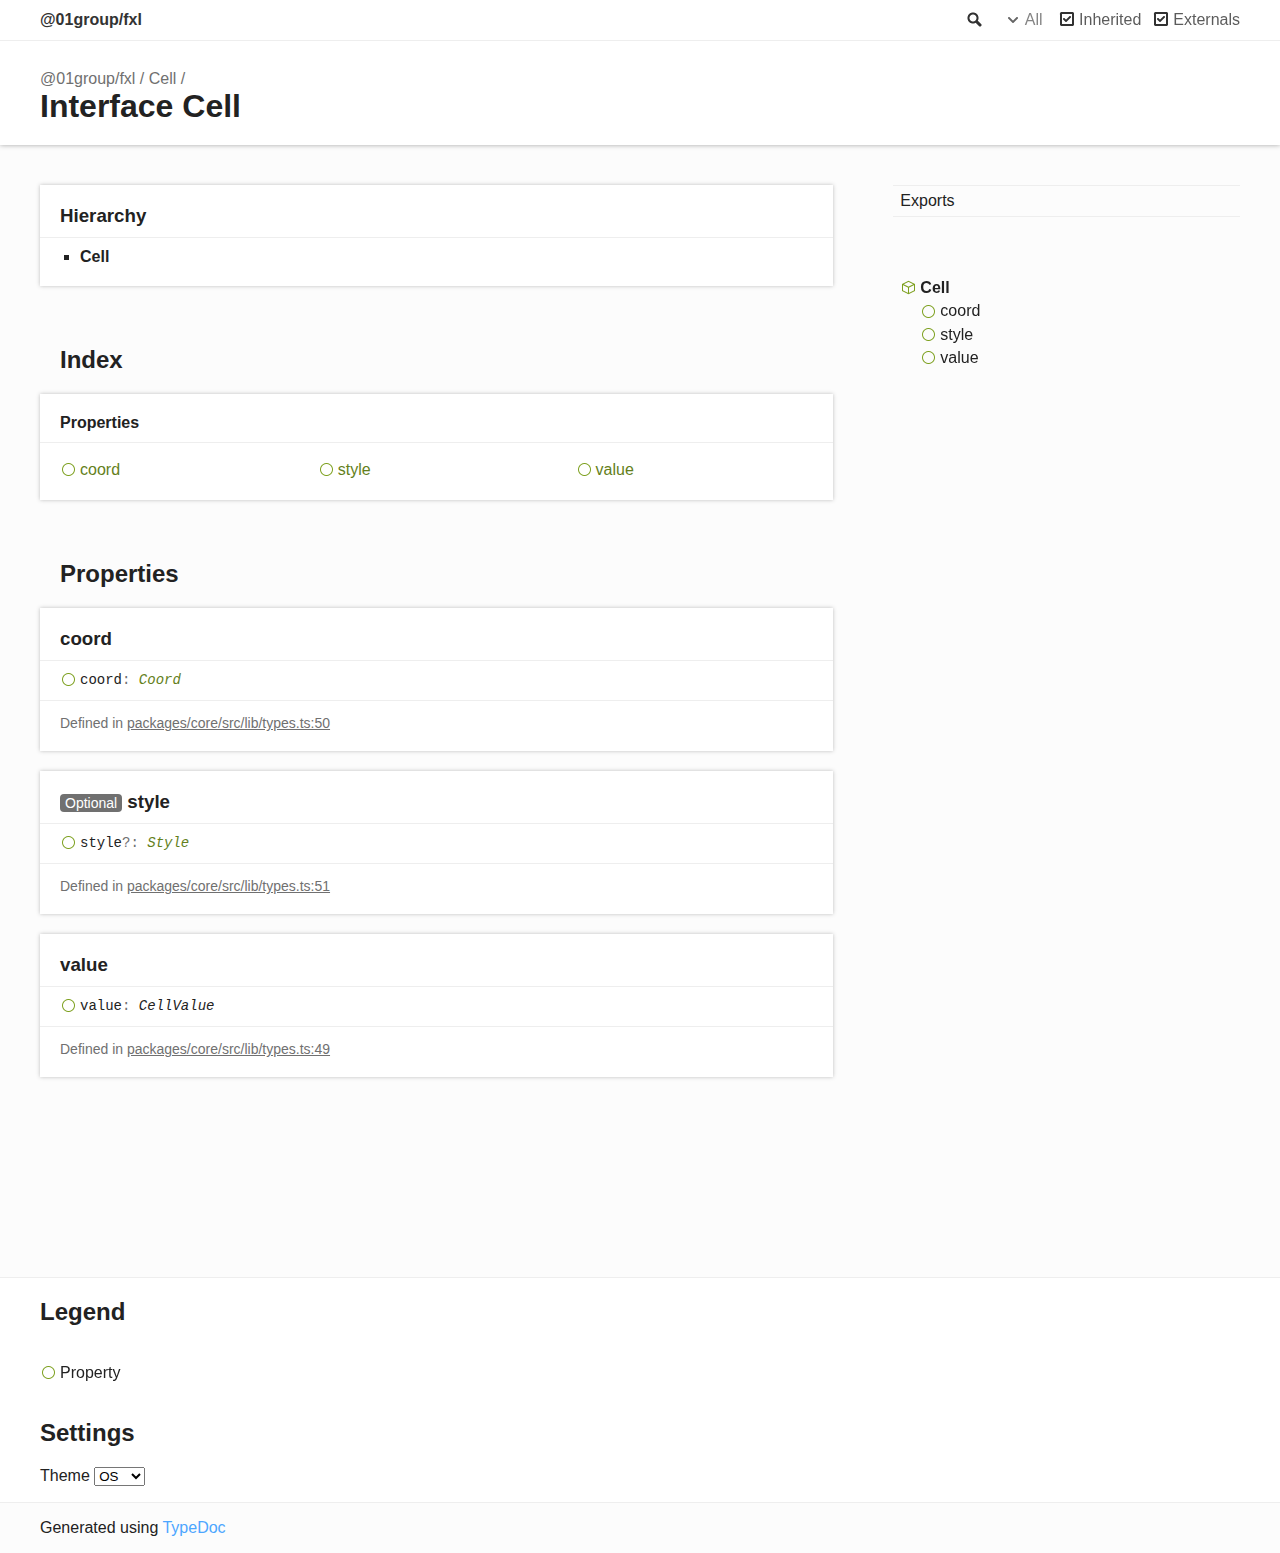
<file: interfaces/Cell.html>
<!DOCTYPE html><html class="default"><head><meta charSet="utf-8"/><meta http-equiv="x-ua-compatible" content="IE=edge"/><title>Cell | @01group/fxl</title><meta name="description" content="Documentation for @01group/fxl"/><meta name="viewport" content="width=device-width, initial-scale=1"/><link rel="stylesheet" href="../assets/style.css"/><link rel="stylesheet" href="../assets/highlight.css"/><script async src="../assets/search.js" id="search-script"></script></head><body><script>document.body.classList.add(localStorage.getItem("tsd-theme") || "os")</script><header><div class="tsd-page-toolbar"><div class="container"><div class="table-wrap"><div class="table-cell" id="tsd-search" data-base=".."><div class="field"><label for="tsd-search-field" class="tsd-widget search no-caption">Search</label><input type="text" id="tsd-search-field"/></div><ul class="results"><li class="state loading">Preparing search index...</li><li class="state failure">The search index is not available</li></ul><a href="../index.html" class="title">@01group/fxl</a></div><div class="table-cell" id="tsd-widgets"><div id="tsd-filter"><a href="#" class="tsd-widget options no-caption" data-toggle="options">Options</a><div class="tsd-filter-group"><div class="tsd-select" id="tsd-filter-visibility"><span class="tsd-select-label">All</span><ul class="tsd-select-list"><li data-value="public">Public</li><li data-value="protected">Public/Protected</li><li data-value="private" class="selected">All</li></ul></div> <input type="checkbox" id="tsd-filter-inherited" checked/><label class="tsd-widget" for="tsd-filter-inherited">Inherited</label><input type="checkbox" id="tsd-filter-externals" checked/><label class="tsd-widget" for="tsd-filter-externals">Externals</label></div></div><a href="#" class="tsd-widget menu no-caption" data-toggle="menu">Menu</a></div></div></div></div><div class="tsd-page-title"><div class="container"><ul class="tsd-breadcrumb"><li><a href="../modules.html">@01group/fxl</a></li><li><a href="Cell.html">Cell</a></li></ul><h1>Interface Cell</h1></div></div></header><div class="container container-main"><div class="row"><div class="col-8 col-content"><section class="tsd-panel tsd-hierarchy"><h3>Hierarchy</h3><ul class="tsd-hierarchy"><li><span class="target">Cell</span></li></ul></section><section class="tsd-panel-group tsd-index-group"><h2>Index</h2><section class="tsd-panel tsd-index-panel"><div class="tsd-index-content"><section class="tsd-index-section "><h3>Properties</h3><ul class="tsd-index-list"><li class="tsd-kind-property tsd-parent-kind-interface"><a href="Cell.html#coord" class="tsd-kind-icon">coord</a></li><li class="tsd-kind-property tsd-parent-kind-interface"><a href="Cell.html#style" class="tsd-kind-icon">style</a></li><li class="tsd-kind-property tsd-parent-kind-interface"><a href="Cell.html#value" class="tsd-kind-icon">value</a></li></ul></section></div></section></section><section class="tsd-panel-group tsd-member-group "><h2>Properties</h2><section class="tsd-panel tsd-member tsd-kind-property tsd-parent-kind-interface"><a id="coord" class="tsd-anchor"></a><h3>coord</h3><div class="tsd-signature tsd-kind-icon">coord<span class="tsd-signature-symbol">:</span> <a href="Coord.html" class="tsd-signature-type" data-tsd-kind="Interface">Coord</a></div><aside class="tsd-sources"><ul><li>Defined in <a href="https://github.com/anthony-khong/fxl.js/blob/26a267e/packages/core/src/lib/types.ts#L50">packages/core/src/lib/types.ts:50</a></li></ul></aside></section><section class="tsd-panel tsd-member tsd-kind-property tsd-parent-kind-interface"><a id="style" class="tsd-anchor"></a><h3><span class="tsd-flag ts-flagOptional">Optional</span> style</h3><div class="tsd-signature tsd-kind-icon">style<span class="tsd-signature-symbol">?:</span> <a href="Style.html" class="tsd-signature-type" data-tsd-kind="Interface">Style</a></div><aside class="tsd-sources"><ul><li>Defined in <a href="https://github.com/anthony-khong/fxl.js/blob/26a267e/packages/core/src/lib/types.ts#L51">packages/core/src/lib/types.ts:51</a></li></ul></aside></section><section class="tsd-panel tsd-member tsd-kind-property tsd-parent-kind-interface"><a id="value" class="tsd-anchor"></a><h3>value</h3><div class="tsd-signature tsd-kind-icon">value<span class="tsd-signature-symbol">:</span> <span class="tsd-signature-type">CellValue</span></div><aside class="tsd-sources"><ul><li>Defined in <a href="https://github.com/anthony-khong/fxl.js/blob/26a267e/packages/core/src/lib/types.ts#L49">packages/core/src/lib/types.ts:49</a></li></ul></aside></section></section></div><div class="col-4 col-menu menu-sticky-wrap menu-highlight"><nav class="tsd-navigation primary"><ul><li class=""><a href="../modules.html">Exports</a></li></ul></nav><nav class="tsd-navigation secondary menu-sticky"><ul><li class="current tsd-kind-interface"><a href="Cell.html" class="tsd-kind-icon">Cell</a><ul><li class="tsd-kind-property tsd-parent-kind-interface"><a href="Cell.html#coord" class="tsd-kind-icon">coord</a></li><li class="tsd-kind-property tsd-parent-kind-interface"><a href="Cell.html#style" class="tsd-kind-icon">style</a></li><li class="tsd-kind-property tsd-parent-kind-interface"><a href="Cell.html#value" class="tsd-kind-icon">value</a></li></ul></li></ul></nav></div></div></div><footer class="with-border-bottom"><div class="container"><h2>Legend</h2><div class="tsd-legend-group"><ul class="tsd-legend"><li class="tsd-kind-property tsd-parent-kind-interface"><span class="tsd-kind-icon">Property</span></li></ul></div><h2>Settings</h2><p>Theme <select id="theme"><option value="os">OS</option><option value="light">Light</option><option value="dark">Dark</option></select></p></div></footer><div class="container tsd-generator"><p>Generated using <a href="https://typedoc.org/" target="_blank">TypeDoc</a></p></div><div class="overlay"></div><script src="../assets/main.js"></script></body></html>
</file>
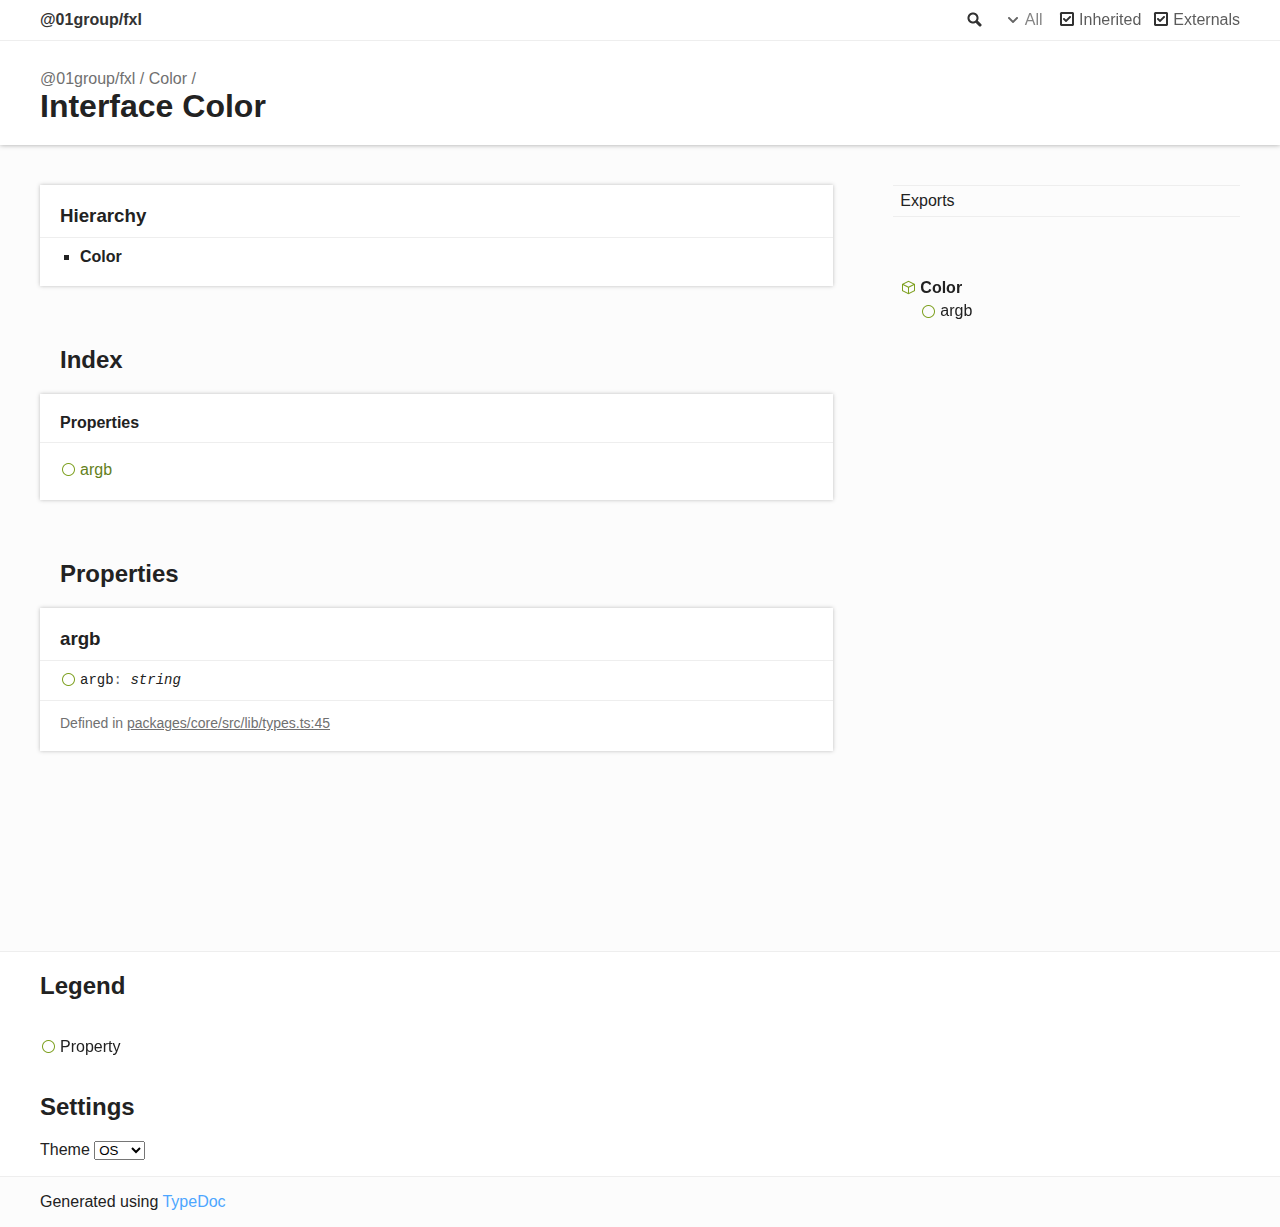
<file: interfaces/Color.html>
<!DOCTYPE html><html class="default"><head><meta charSet="utf-8"/><meta http-equiv="x-ua-compatible" content="IE=edge"/><title>Color | @01group/fxl</title><meta name="description" content="Documentation for @01group/fxl"/><meta name="viewport" content="width=device-width, initial-scale=1"/><link rel="stylesheet" href="../assets/style.css"/><link rel="stylesheet" href="../assets/highlight.css"/><script async src="../assets/search.js" id="search-script"></script></head><body><script>document.body.classList.add(localStorage.getItem("tsd-theme") || "os")</script><header><div class="tsd-page-toolbar"><div class="container"><div class="table-wrap"><div class="table-cell" id="tsd-search" data-base=".."><div class="field"><label for="tsd-search-field" class="tsd-widget search no-caption">Search</label><input type="text" id="tsd-search-field"/></div><ul class="results"><li class="state loading">Preparing search index...</li><li class="state failure">The search index is not available</li></ul><a href="../index.html" class="title">@01group/fxl</a></div><div class="table-cell" id="tsd-widgets"><div id="tsd-filter"><a href="#" class="tsd-widget options no-caption" data-toggle="options">Options</a><div class="tsd-filter-group"><div class="tsd-select" id="tsd-filter-visibility"><span class="tsd-select-label">All</span><ul class="tsd-select-list"><li data-value="public">Public</li><li data-value="protected">Public/Protected</li><li data-value="private" class="selected">All</li></ul></div> <input type="checkbox" id="tsd-filter-inherited" checked/><label class="tsd-widget" for="tsd-filter-inherited">Inherited</label><input type="checkbox" id="tsd-filter-externals" checked/><label class="tsd-widget" for="tsd-filter-externals">Externals</label></div></div><a href="#" class="tsd-widget menu no-caption" data-toggle="menu">Menu</a></div></div></div></div><div class="tsd-page-title"><div class="container"><ul class="tsd-breadcrumb"><li><a href="../modules.html">@01group/fxl</a></li><li><a href="Color.html">Color</a></li></ul><h1>Interface Color</h1></div></div></header><div class="container container-main"><div class="row"><div class="col-8 col-content"><section class="tsd-panel tsd-hierarchy"><h3>Hierarchy</h3><ul class="tsd-hierarchy"><li><span class="target">Color</span></li></ul></section><section class="tsd-panel-group tsd-index-group"><h2>Index</h2><section class="tsd-panel tsd-index-panel"><div class="tsd-index-content"><section class="tsd-index-section "><h3>Properties</h3><ul class="tsd-index-list"><li class="tsd-kind-property tsd-parent-kind-interface"><a href="Color.html#argb" class="tsd-kind-icon">argb</a></li></ul></section></div></section></section><section class="tsd-panel-group tsd-member-group "><h2>Properties</h2><section class="tsd-panel tsd-member tsd-kind-property tsd-parent-kind-interface"><a id="argb" class="tsd-anchor"></a><h3>argb</h3><div class="tsd-signature tsd-kind-icon">argb<span class="tsd-signature-symbol">:</span> <span class="tsd-signature-type">string</span></div><aside class="tsd-sources"><ul><li>Defined in <a href="https://github.com/anthony-khong/fxl.js/blob/26a267e/packages/core/src/lib/types.ts#L45">packages/core/src/lib/types.ts:45</a></li></ul></aside></section></section></div><div class="col-4 col-menu menu-sticky-wrap menu-highlight"><nav class="tsd-navigation primary"><ul><li class=""><a href="../modules.html">Exports</a></li></ul></nav><nav class="tsd-navigation secondary menu-sticky"><ul><li class="current tsd-kind-interface"><a href="Color.html" class="tsd-kind-icon">Color</a><ul><li class="tsd-kind-property tsd-parent-kind-interface"><a href="Color.html#argb" class="tsd-kind-icon">argb</a></li></ul></li></ul></nav></div></div></div><footer class="with-border-bottom"><div class="container"><h2>Legend</h2><div class="tsd-legend-group"><ul class="tsd-legend"><li class="tsd-kind-property tsd-parent-kind-interface"><span class="tsd-kind-icon">Property</span></li></ul></div><h2>Settings</h2><p>Theme <select id="theme"><option value="os">OS</option><option value="light">Light</option><option value="dark">Dark</option></select></p></div></footer><div class="container tsd-generator"><p>Generated using <a href="https://typedoc.org/" target="_blank">TypeDoc</a></p></div><div class="overlay"></div><script src="../assets/main.js"></script></body></html>
</file>
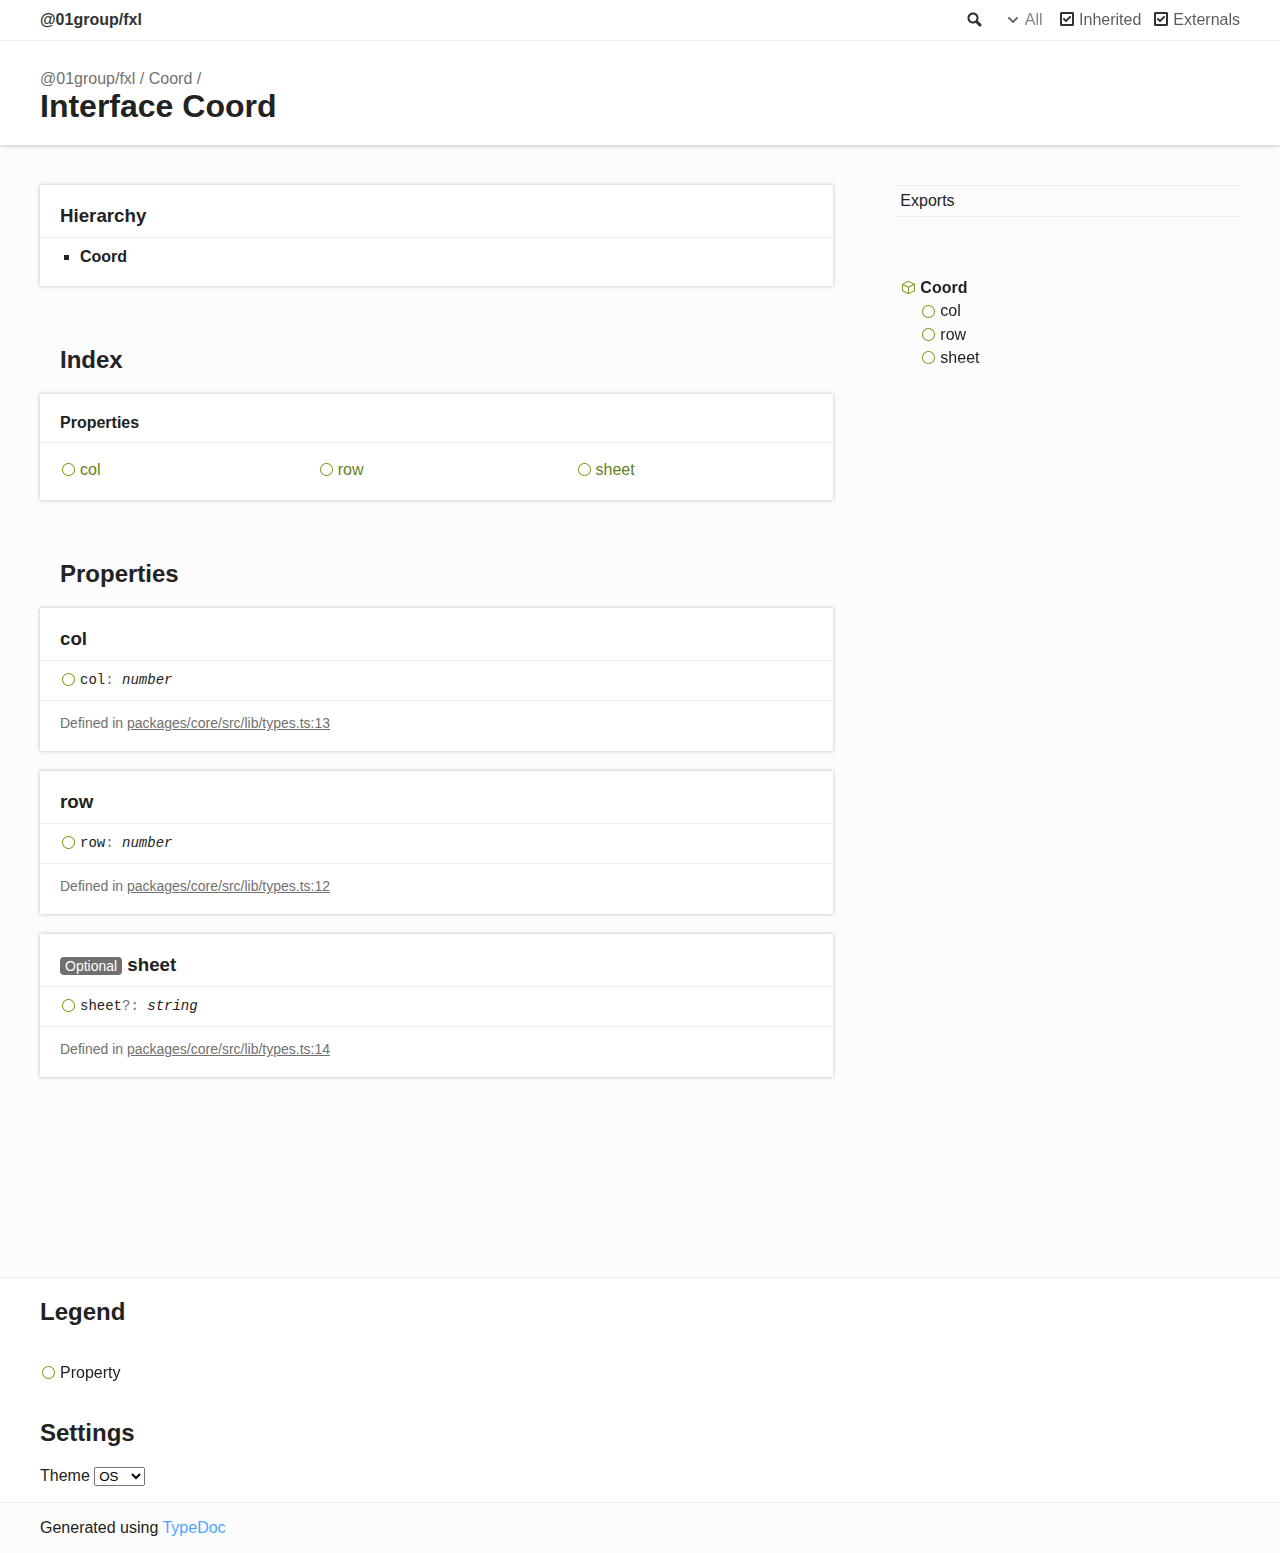
<file: interfaces/Coord.html>
<!DOCTYPE html><html class="default"><head><meta charSet="utf-8"/><meta http-equiv="x-ua-compatible" content="IE=edge"/><title>Coord | @01group/fxl</title><meta name="description" content="Documentation for @01group/fxl"/><meta name="viewport" content="width=device-width, initial-scale=1"/><link rel="stylesheet" href="../assets/style.css"/><link rel="stylesheet" href="../assets/highlight.css"/><script async src="../assets/search.js" id="search-script"></script></head><body><script>document.body.classList.add(localStorage.getItem("tsd-theme") || "os")</script><header><div class="tsd-page-toolbar"><div class="container"><div class="table-wrap"><div class="table-cell" id="tsd-search" data-base=".."><div class="field"><label for="tsd-search-field" class="tsd-widget search no-caption">Search</label><input type="text" id="tsd-search-field"/></div><ul class="results"><li class="state loading">Preparing search index...</li><li class="state failure">The search index is not available</li></ul><a href="../index.html" class="title">@01group/fxl</a></div><div class="table-cell" id="tsd-widgets"><div id="tsd-filter"><a href="#" class="tsd-widget options no-caption" data-toggle="options">Options</a><div class="tsd-filter-group"><div class="tsd-select" id="tsd-filter-visibility"><span class="tsd-select-label">All</span><ul class="tsd-select-list"><li data-value="public">Public</li><li data-value="protected">Public/Protected</li><li data-value="private" class="selected">All</li></ul></div> <input type="checkbox" id="tsd-filter-inherited" checked/><label class="tsd-widget" for="tsd-filter-inherited">Inherited</label><input type="checkbox" id="tsd-filter-externals" checked/><label class="tsd-widget" for="tsd-filter-externals">Externals</label></div></div><a href="#" class="tsd-widget menu no-caption" data-toggle="menu">Menu</a></div></div></div></div><div class="tsd-page-title"><div class="container"><ul class="tsd-breadcrumb"><li><a href="../modules.html">@01group/fxl</a></li><li><a href="Coord.html">Coord</a></li></ul><h1>Interface Coord</h1></div></div></header><div class="container container-main"><div class="row"><div class="col-8 col-content"><section class="tsd-panel tsd-hierarchy"><h3>Hierarchy</h3><ul class="tsd-hierarchy"><li><span class="target">Coord</span></li></ul></section><section class="tsd-panel-group tsd-index-group"><h2>Index</h2><section class="tsd-panel tsd-index-panel"><div class="tsd-index-content"><section class="tsd-index-section "><h3>Properties</h3><ul class="tsd-index-list"><li class="tsd-kind-property tsd-parent-kind-interface"><a href="Coord.html#col" class="tsd-kind-icon">col</a></li><li class="tsd-kind-property tsd-parent-kind-interface"><a href="Coord.html#row" class="tsd-kind-icon">row</a></li><li class="tsd-kind-property tsd-parent-kind-interface"><a href="Coord.html#sheet" class="tsd-kind-icon">sheet</a></li></ul></section></div></section></section><section class="tsd-panel-group tsd-member-group "><h2>Properties</h2><section class="tsd-panel tsd-member tsd-kind-property tsd-parent-kind-interface"><a id="col" class="tsd-anchor"></a><h3>col</h3><div class="tsd-signature tsd-kind-icon">col<span class="tsd-signature-symbol">:</span> <span class="tsd-signature-type">number</span></div><aside class="tsd-sources"><ul><li>Defined in <a href="https://github.com/anthony-khong/fxl.js/blob/26a267e/packages/core/src/lib/types.ts#L13">packages/core/src/lib/types.ts:13</a></li></ul></aside></section><section class="tsd-panel tsd-member tsd-kind-property tsd-parent-kind-interface"><a id="row" class="tsd-anchor"></a><h3>row</h3><div class="tsd-signature tsd-kind-icon">row<span class="tsd-signature-symbol">:</span> <span class="tsd-signature-type">number</span></div><aside class="tsd-sources"><ul><li>Defined in <a href="https://github.com/anthony-khong/fxl.js/blob/26a267e/packages/core/src/lib/types.ts#L12">packages/core/src/lib/types.ts:12</a></li></ul></aside></section><section class="tsd-panel tsd-member tsd-kind-property tsd-parent-kind-interface"><a id="sheet" class="tsd-anchor"></a><h3><span class="tsd-flag ts-flagOptional">Optional</span> sheet</h3><div class="tsd-signature tsd-kind-icon">sheet<span class="tsd-signature-symbol">?:</span> <span class="tsd-signature-type">string</span></div><aside class="tsd-sources"><ul><li>Defined in <a href="https://github.com/anthony-khong/fxl.js/blob/26a267e/packages/core/src/lib/types.ts#L14">packages/core/src/lib/types.ts:14</a></li></ul></aside></section></section></div><div class="col-4 col-menu menu-sticky-wrap menu-highlight"><nav class="tsd-navigation primary"><ul><li class=""><a href="../modules.html">Exports</a></li></ul></nav><nav class="tsd-navigation secondary menu-sticky"><ul><li class="current tsd-kind-interface"><a href="Coord.html" class="tsd-kind-icon">Coord</a><ul><li class="tsd-kind-property tsd-parent-kind-interface"><a href="Coord.html#col" class="tsd-kind-icon">col</a></li><li class="tsd-kind-property tsd-parent-kind-interface"><a href="Coord.html#row" class="tsd-kind-icon">row</a></li><li class="tsd-kind-property tsd-parent-kind-interface"><a href="Coord.html#sheet" class="tsd-kind-icon">sheet</a></li></ul></li></ul></nav></div></div></div><footer class="with-border-bottom"><div class="container"><h2>Legend</h2><div class="tsd-legend-group"><ul class="tsd-legend"><li class="tsd-kind-property tsd-parent-kind-interface"><span class="tsd-kind-icon">Property</span></li></ul></div><h2>Settings</h2><p>Theme <select id="theme"><option value="os">OS</option><option value="light">Light</option><option value="dark">Dark</option></select></p></div></footer><div class="container tsd-generator"><p>Generated using <a href="https://typedoc.org/" target="_blank">TypeDoc</a></p></div><div class="overlay"></div><script src="../assets/main.js"></script></body></html>
</file>
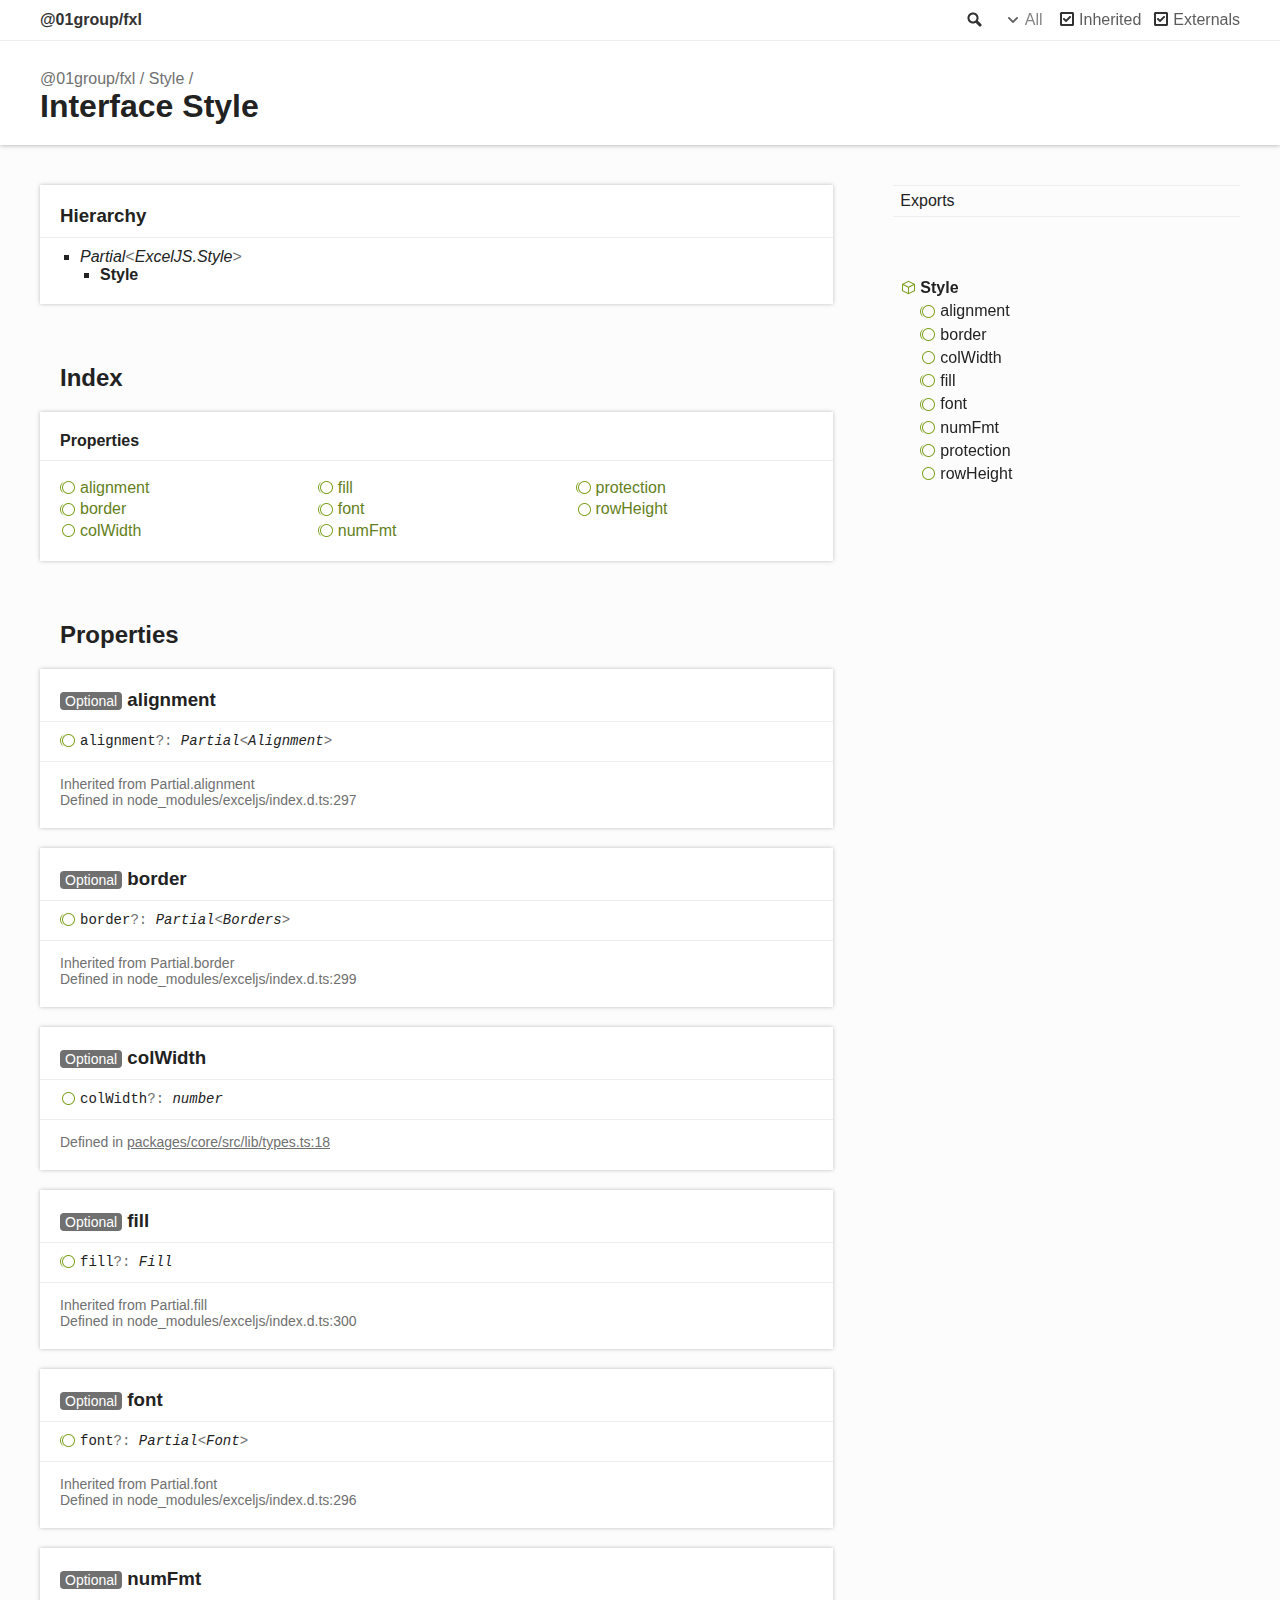
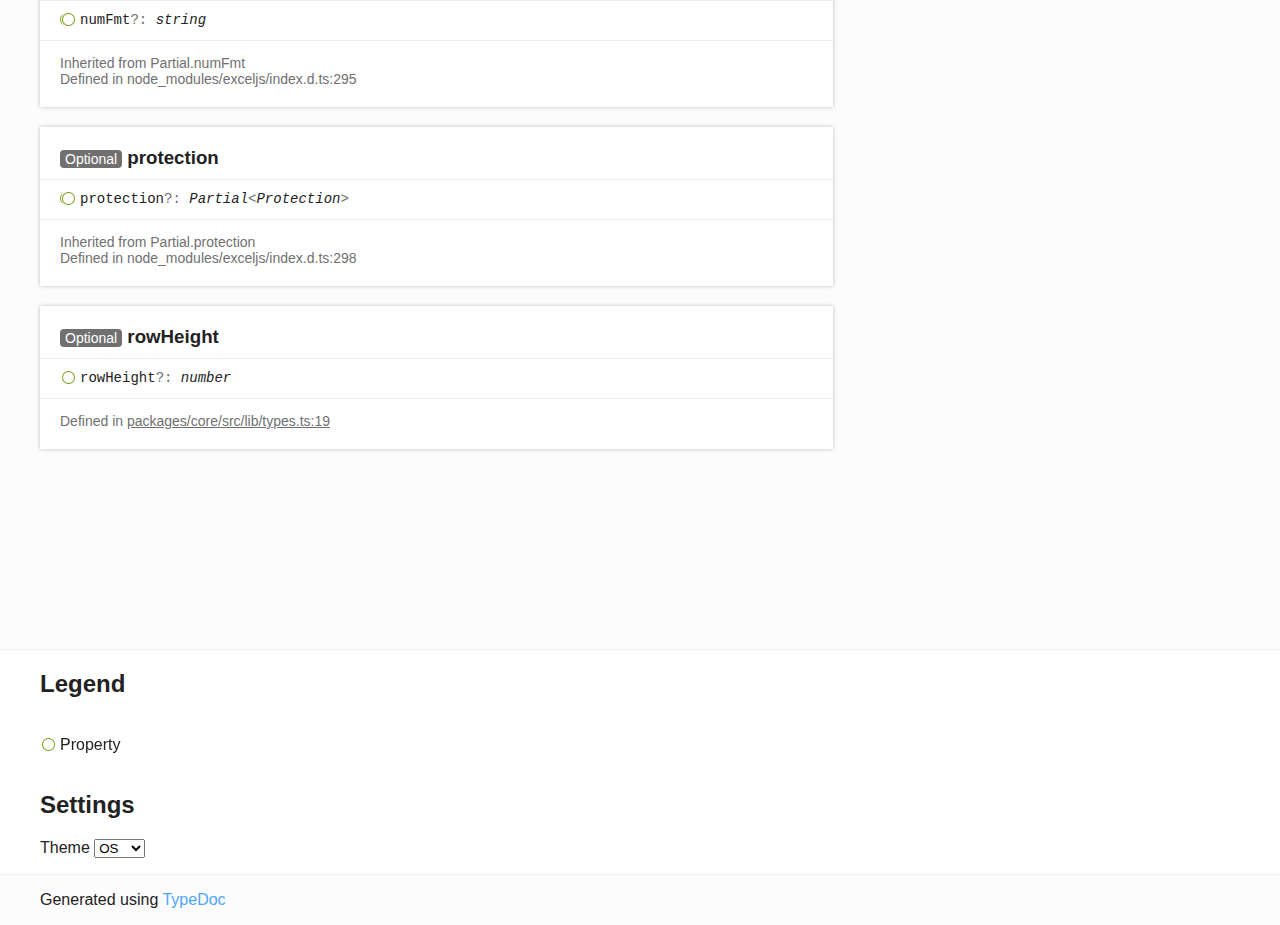
<file: interfaces/Style.html>
<!DOCTYPE html><html class="default"><head><meta charSet="utf-8"/><meta http-equiv="x-ua-compatible" content="IE=edge"/><title>Style | @01group/fxl</title><meta name="description" content="Documentation for @01group/fxl"/><meta name="viewport" content="width=device-width, initial-scale=1"/><link rel="stylesheet" href="../assets/style.css"/><link rel="stylesheet" href="../assets/highlight.css"/><script async src="../assets/search.js" id="search-script"></script></head><body><script>document.body.classList.add(localStorage.getItem("tsd-theme") || "os")</script><header><div class="tsd-page-toolbar"><div class="container"><div class="table-wrap"><div class="table-cell" id="tsd-search" data-base=".."><div class="field"><label for="tsd-search-field" class="tsd-widget search no-caption">Search</label><input type="text" id="tsd-search-field"/></div><ul class="results"><li class="state loading">Preparing search index...</li><li class="state failure">The search index is not available</li></ul><a href="../index.html" class="title">@01group/fxl</a></div><div class="table-cell" id="tsd-widgets"><div id="tsd-filter"><a href="#" class="tsd-widget options no-caption" data-toggle="options">Options</a><div class="tsd-filter-group"><div class="tsd-select" id="tsd-filter-visibility"><span class="tsd-select-label">All</span><ul class="tsd-select-list"><li data-value="public">Public</li><li data-value="protected">Public/Protected</li><li data-value="private" class="selected">All</li></ul></div> <input type="checkbox" id="tsd-filter-inherited" checked/><label class="tsd-widget" for="tsd-filter-inherited">Inherited</label><input type="checkbox" id="tsd-filter-externals" checked/><label class="tsd-widget" for="tsd-filter-externals">Externals</label></div></div><a href="#" class="tsd-widget menu no-caption" data-toggle="menu">Menu</a></div></div></div></div><div class="tsd-page-title"><div class="container"><ul class="tsd-breadcrumb"><li><a href="../modules.html">@01group/fxl</a></li><li><a href="Style.html">Style</a></li></ul><h1>Interface Style</h1></div></div></header><div class="container container-main"><div class="row"><div class="col-8 col-content"><section class="tsd-panel tsd-hierarchy"><h3>Hierarchy</h3><ul class="tsd-hierarchy"><li><span class="tsd-signature-type">Partial</span><span class="tsd-signature-symbol">&lt;</span><span class="tsd-signature-type">ExcelJS.Style</span><span class="tsd-signature-symbol">&gt;</span><ul class="tsd-hierarchy"><li><span class="target">Style</span></li></ul></li></ul></section><section class="tsd-panel-group tsd-index-group"><h2>Index</h2><section class="tsd-panel tsd-index-panel"><div class="tsd-index-content"><section class="tsd-index-section "><h3>Properties</h3><ul class="tsd-index-list"><li class="tsd-kind-property tsd-parent-kind-interface tsd-is-inherited tsd-is-external"><a href="Style.html#alignment" class="tsd-kind-icon">alignment</a></li><li class="tsd-kind-property tsd-parent-kind-interface tsd-is-inherited tsd-is-external"><a href="Style.html#border" class="tsd-kind-icon">border</a></li><li class="tsd-kind-property tsd-parent-kind-interface"><a href="Style.html#colWidth" class="tsd-kind-icon">col<wbr/>Width</a></li><li class="tsd-kind-property tsd-parent-kind-interface tsd-is-inherited tsd-is-external"><a href="Style.html#fill" class="tsd-kind-icon">fill</a></li><li class="tsd-kind-property tsd-parent-kind-interface tsd-is-inherited tsd-is-external"><a href="Style.html#font" class="tsd-kind-icon">font</a></li><li class="tsd-kind-property tsd-parent-kind-interface tsd-is-inherited tsd-is-external"><a href="Style.html#numFmt" class="tsd-kind-icon">num<wbr/>Fmt</a></li><li class="tsd-kind-property tsd-parent-kind-interface tsd-is-inherited tsd-is-external"><a href="Style.html#protection" class="tsd-kind-icon">protection</a></li><li class="tsd-kind-property tsd-parent-kind-interface"><a href="Style.html#rowHeight" class="tsd-kind-icon">row<wbr/>Height</a></li></ul></section></div></section></section><section class="tsd-panel-group tsd-member-group "><h2>Properties</h2><section class="tsd-panel tsd-member tsd-kind-property tsd-parent-kind-interface tsd-is-inherited tsd-is-external"><a id="alignment" class="tsd-anchor"></a><h3><span class="tsd-flag ts-flagOptional">Optional</span> alignment</h3><div class="tsd-signature tsd-kind-icon">alignment<span class="tsd-signature-symbol">?:</span> <span class="tsd-signature-type">Partial</span><span class="tsd-signature-symbol">&lt;</span><span class="tsd-signature-type">Alignment</span><span class="tsd-signature-symbol">&gt;</span></div><aside class="tsd-sources"><p>Inherited from Partial.alignment</p><ul><li>Defined in node_modules/exceljs/index.d.ts:297</li></ul></aside></section><section class="tsd-panel tsd-member tsd-kind-property tsd-parent-kind-interface tsd-is-inherited tsd-is-external"><a id="border" class="tsd-anchor"></a><h3><span class="tsd-flag ts-flagOptional">Optional</span> border</h3><div class="tsd-signature tsd-kind-icon">border<span class="tsd-signature-symbol">?:</span> <span class="tsd-signature-type">Partial</span><span class="tsd-signature-symbol">&lt;</span><span class="tsd-signature-type">Borders</span><span class="tsd-signature-symbol">&gt;</span></div><aside class="tsd-sources"><p>Inherited from Partial.border</p><ul><li>Defined in node_modules/exceljs/index.d.ts:299</li></ul></aside></section><section class="tsd-panel tsd-member tsd-kind-property tsd-parent-kind-interface"><a id="colWidth" class="tsd-anchor"></a><h3><span class="tsd-flag ts-flagOptional">Optional</span> col<wbr/>Width</h3><div class="tsd-signature tsd-kind-icon">col<wbr/>Width<span class="tsd-signature-symbol">?:</span> <span class="tsd-signature-type">number</span></div><aside class="tsd-sources"><ul><li>Defined in <a href="https://github.com/anthony-khong/fxl.js/blob/26a267e/packages/core/src/lib/types.ts#L18">packages/core/src/lib/types.ts:18</a></li></ul></aside></section><section class="tsd-panel tsd-member tsd-kind-property tsd-parent-kind-interface tsd-is-inherited tsd-is-external"><a id="fill" class="tsd-anchor"></a><h3><span class="tsd-flag ts-flagOptional">Optional</span> fill</h3><div class="tsd-signature tsd-kind-icon">fill<span class="tsd-signature-symbol">?:</span> <span class="tsd-signature-type">Fill</span></div><aside class="tsd-sources"><p>Inherited from Partial.fill</p><ul><li>Defined in node_modules/exceljs/index.d.ts:300</li></ul></aside></section><section class="tsd-panel tsd-member tsd-kind-property tsd-parent-kind-interface tsd-is-inherited tsd-is-external"><a id="font" class="tsd-anchor"></a><h3><span class="tsd-flag ts-flagOptional">Optional</span> font</h3><div class="tsd-signature tsd-kind-icon">font<span class="tsd-signature-symbol">?:</span> <span class="tsd-signature-type">Partial</span><span class="tsd-signature-symbol">&lt;</span><span class="tsd-signature-type">Font</span><span class="tsd-signature-symbol">&gt;</span></div><aside class="tsd-sources"><p>Inherited from Partial.font</p><ul><li>Defined in node_modules/exceljs/index.d.ts:296</li></ul></aside></section><section class="tsd-panel tsd-member tsd-kind-property tsd-parent-kind-interface tsd-is-inherited tsd-is-external"><a id="numFmt" class="tsd-anchor"></a><h3><span class="tsd-flag ts-flagOptional">Optional</span> num<wbr/>Fmt</h3><div class="tsd-signature tsd-kind-icon">num<wbr/>Fmt<span class="tsd-signature-symbol">?:</span> <span class="tsd-signature-type">string</span></div><aside class="tsd-sources"><p>Inherited from Partial.numFmt</p><ul><li>Defined in node_modules/exceljs/index.d.ts:295</li></ul></aside></section><section class="tsd-panel tsd-member tsd-kind-property tsd-parent-kind-interface tsd-is-inherited tsd-is-external"><a id="protection" class="tsd-anchor"></a><h3><span class="tsd-flag ts-flagOptional">Optional</span> protection</h3><div class="tsd-signature tsd-kind-icon">protection<span class="tsd-signature-symbol">?:</span> <span class="tsd-signature-type">Partial</span><span class="tsd-signature-symbol">&lt;</span><span class="tsd-signature-type">Protection</span><span class="tsd-signature-symbol">&gt;</span></div><aside class="tsd-sources"><p>Inherited from Partial.protection</p><ul><li>Defined in node_modules/exceljs/index.d.ts:298</li></ul></aside></section><section class="tsd-panel tsd-member tsd-kind-property tsd-parent-kind-interface"><a id="rowHeight" class="tsd-anchor"></a><h3><span class="tsd-flag ts-flagOptional">Optional</span> row<wbr/>Height</h3><div class="tsd-signature tsd-kind-icon">row<wbr/>Height<span class="tsd-signature-symbol">?:</span> <span class="tsd-signature-type">number</span></div><aside class="tsd-sources"><ul><li>Defined in <a href="https://github.com/anthony-khong/fxl.js/blob/26a267e/packages/core/src/lib/types.ts#L19">packages/core/src/lib/types.ts:19</a></li></ul></aside></section></section></div><div class="col-4 col-menu menu-sticky-wrap menu-highlight"><nav class="tsd-navigation primary"><ul><li class=""><a href="../modules.html">Exports</a></li></ul></nav><nav class="tsd-navigation secondary menu-sticky"><ul><li class="current tsd-kind-interface"><a href="Style.html" class="tsd-kind-icon">Style</a><ul><li class="tsd-kind-property tsd-parent-kind-interface tsd-is-inherited tsd-is-external"><a href="Style.html#alignment" class="tsd-kind-icon">alignment</a></li><li class="tsd-kind-property tsd-parent-kind-interface tsd-is-inherited tsd-is-external"><a href="Style.html#border" class="tsd-kind-icon">border</a></li><li class="tsd-kind-property tsd-parent-kind-interface"><a href="Style.html#colWidth" class="tsd-kind-icon">col<wbr/>Width</a></li><li class="tsd-kind-property tsd-parent-kind-interface tsd-is-inherited tsd-is-external"><a href="Style.html#fill" class="tsd-kind-icon">fill</a></li><li class="tsd-kind-property tsd-parent-kind-interface tsd-is-inherited tsd-is-external"><a href="Style.html#font" class="tsd-kind-icon">font</a></li><li class="tsd-kind-property tsd-parent-kind-interface tsd-is-inherited tsd-is-external"><a href="Style.html#numFmt" class="tsd-kind-icon">num<wbr/>Fmt</a></li><li class="tsd-kind-property tsd-parent-kind-interface tsd-is-inherited tsd-is-external"><a href="Style.html#protection" class="tsd-kind-icon">protection</a></li><li class="tsd-kind-property tsd-parent-kind-interface"><a href="Style.html#rowHeight" class="tsd-kind-icon">row<wbr/>Height</a></li></ul></li></ul></nav></div></div></div><footer class="with-border-bottom"><div class="container"><h2>Legend</h2><div class="tsd-legend-group"><ul class="tsd-legend"><li class="tsd-kind-property tsd-parent-kind-interface"><span class="tsd-kind-icon">Property</span></li></ul></div><h2>Settings</h2><p>Theme <select id="theme"><option value="os">OS</option><option value="light">Light</option><option value="dark">Dark</option></select></p></div></footer><div class="container tsd-generator"><p>Generated using <a href="https://typedoc.org/" target="_blank">TypeDoc</a></p></div><div class="overlay"></div><script src="../assets/main.js"></script></body></html>
</file>
<file: assets/style.css>
@import url("./icons.css");

:root {
    /* Light */
    --light-color-background: #fcfcfc;
    --light-color-secondary-background: #fff;
    --light-color-text: #222;
    --light-color-text-aside: #707070;
    --light-color-link: #4da6ff;
    --light-color-menu-divider: #eee;
    --light-color-menu-divider-focus: #000;
    --light-color-menu-label: #707070;
    --light-color-panel: var(--light-color-secondary-background);
    --light-color-panel-divider: #eee;
    --light-color-comment-tag: #707070;
    --light-color-comment-tag-text: #fff;
    --light-color-ts: #9600ff;
    --light-color-ts-interface: #647f1b;
    --light-color-ts-enum: #937210;
    --light-color-ts-class: #0672de;
    --light-color-ts-private: #707070;
    --light-color-toolbar: #fff;
    --light-color-toolbar-text: #333;
    --light-icon-filter: invert(0);
    --light-external-icon: url("data:image/svg+xml;utf8,<svg xmlns='http://www.w3.org/2000/svg' viewBox='0 0 100 100' width='10' height='10'><path fill-opacity='0' stroke='%23000' stroke-width='10' d='m43,35H5v60h60V57M45,5v10l10,10-30,30 20,20 30-30 10,10h10V5z'/></svg>");

    /* Dark */
    --dark-color-background: #36393f;
    --dark-color-secondary-background: #2f3136;
    --dark-color-text: #ffffff;
    --dark-color-text-aside: #e6e4e4;
    --dark-color-link: #00aff4;
    --dark-color-menu-divider: #eee;
    --dark-color-menu-divider-focus: #000;
    --dark-color-menu-label: #707070;
    --dark-color-panel: var(--dark-color-secondary-background);
    --dark-color-panel-divider: #818181;
    --dark-color-comment-tag: #dcddde;
    --dark-color-comment-tag-text: #2f3136;
    --dark-color-ts: #c97dff;
    --dark-color-ts-interface: #9cbe3c;
    --dark-color-ts-enum: #d6ab29;
    --dark-color-ts-class: #3695f3;
    --dark-color-ts-private: #e2e2e2;
    --dark-color-toolbar: #34373c;
    --dark-color-toolbar-text: #ffffff;
    --dark-icon-filter: invert(1);
    --dark-external-icon: url("data:image/svg+xml;utf8,<svg xmlns='http://www.w3.org/2000/svg' viewBox='0 0 100 100' width='10' height='10'><path fill-opacity='0' stroke='%23fff' stroke-width='10' d='m43,35H5v60h60V57M45,5v10l10,10-30,30 20,20 30-30 10,10h10V5z'/></svg>");
}

@media (prefers-color-scheme: light) {
    :root {
        --color-background: var(--light-color-background);
        --color-secondary-background: var(--light-color-secondary-background);
        --color-text: var(--light-color-text);
        --color-text-aside: var(--light-color-text-aside);
        --color-link: var(--light-color-link);
        --color-menu-divider: var(--light-color-menu-divider);
        --color-menu-divider-focus: var(--light-color-menu-divider-focus);
        --color-menu-label: var(--light-color-menu-label);
        --color-panel: var(--light-color-panel);
        --color-panel-divider: var(--light-color-panel-divider);
        --color-comment-tag: var(--light-color-comment-tag);
        --color-comment-tag-text: var(--light-color-comment-tag-text);
        --color-ts: var(--light-color-ts);
        --color-ts-interface: var(--light-color-ts-interface);
        --color-ts-enum: var(--light-color-ts-enum);
        --color-ts-class: var(--light-color-ts-class);
        --color-ts-private: var(--light-color-ts-private);
        --color-toolbar: var(--light-color-toolbar);
        --color-toolbar-text: var(--light-color-toolbar-text);
        --icon-filter: var(--light-icon-filter);
        --external-icon: var(--light-external-icon);
    }
}

@media (prefers-color-scheme: dark) {
    :root {
        --color-background: var(--dark-color-background);
        --color-secondary-background: var(--dark-color-secondary-background);
        --color-text: var(--dark-color-text);
        --color-text-aside: var(--dark-color-text-aside);
        --color-link: var(--dark-color-link);
        --color-menu-divider: var(--dark-color-menu-divider);
        --color-menu-divider-focus: var(--dark-color-menu-divider-focus);
        --color-menu-label: var(--dark-color-menu-label);
        --color-panel: var(--dark-color-panel);
        --color-panel-divider: var(--dark-color-panel-divider);
        --color-comment-tag: var(--dark-color-comment-tag);
        --color-comment-tag-text: var(--dark-color-comment-tag-text);
        --color-ts: var(--dark-color-ts);
        --color-ts-interface: var(--dark-color-ts-interface);
        --color-ts-enum: var(--dark-color-ts-enum);
        --color-ts-class: var(--dark-color-ts-class);
        --color-ts-private: var(--dark-color-ts-private);
        --color-toolbar: var(--dark-color-toolbar);
        --color-toolbar-text: var(--dark-color-toolbar-text);
        --icon-filter: var(--dark-icon-filter);
        --external-icon: var(--dark-external-icon);
    }
}

body {
    margin: 0;
}

body.light {
    --color-background: var(--light-color-background);
    --color-secondary-background: var(--light-color-secondary-background);
    --color-text: var(--light-color-text);
    --color-text-aside: var(--light-color-text-aside);
    --color-link: var(--light-color-link);
    --color-menu-divider: var(--light-color-menu-divider);
    --color-menu-divider-focus: var(--light-color-menu-divider-focus);
    --color-menu-label: var(--light-color-menu-label);
    --color-panel: var(--light-color-panel);
    --color-panel-divider: var(--light-color-panel-divider);
    --color-comment-tag: var(--light-color-comment-tag);
    --color-comment-tag-text: var(--light-color-comment-tag-text);
    --color-ts: var(--light-color-ts);
    --color-ts-interface: var(--light-color-ts-interface);
    --color-ts-enum: var(--light-color-ts-enum);
    --color-ts-class: var(--light-color-ts-class);
    --color-ts-private: var(--light-color-ts-private);
    --color-toolbar: var(--light-color-toolbar);
    --color-toolbar-text: var(--light-color-toolbar-text);
    --icon-filter: var(--light-icon-filter);
    --external-icon: var(--light-external-icon);
}

body.dark {
    --color-background: var(--dark-color-background);
    --color-secondary-background: var(--dark-color-secondary-background);
    --color-text: var(--dark-color-text);
    --color-text-aside: var(--dark-color-text-aside);
    --color-link: var(--dark-color-link);
    --color-menu-divider: var(--dark-color-menu-divider);
    --color-menu-divider-focus: var(--dark-color-menu-divider-focus);
    --color-menu-label: var(--dark-color-menu-label);
    --color-panel: var(--dark-color-panel);
    --color-panel-divider: var(--dark-color-panel-divider);
    --color-comment-tag: var(--dark-color-comment-tag);
    --color-comment-tag-text: var(--dark-color-comment-tag-text);
    --color-ts: var(--dark-color-ts);
    --color-ts-interface: var(--dark-color-ts-interface);
    --color-ts-enum: var(--dark-color-ts-enum);
    --color-ts-class: var(--dark-color-ts-class);
    --color-ts-private: var(--dark-color-ts-private);
    --color-toolbar: var(--dark-color-toolbar);
    --color-toolbar-text: var(--dark-color-toolbar-text);
    --icon-filter: var(--dark-icon-filter);
    --external-icon: var(--dark-external-icon);
}

h1 {
    font-size: 2em;
    margin: 0.67em 0;
}

h2 {
    font-size: 1.5em;
    margin: 0.83em 0;
}

h3 {
    font-size: 1.17em;
    margin: 1em 0;
}

h4,
.tsd-index-panel h3 {
    font-size: 1em;
    margin: 1.33em 0;
}

h5 {
    font-size: 0.83em;
    margin: 1.67em 0;
}

h6 {
    font-size: 0.67em;
    margin: 2.33em 0;
}

pre {
    white-space: pre;
    white-space: pre-wrap;
    word-wrap: break-word;
}

dl,
menu,
ol,
ul {
    margin: 1em 0;
}

dd {
    margin: 0 0 0 40px;
}

.container {
    max-width: 1200px;
    margin: 0 auto;
    padding: 0 40px;
}
@media (max-width: 640px) {
    .container {
        padding: 0 20px;
    }
}

.container-main {
    padding-bottom: 200px;
}

.row {
    display: flex;
    position: relative;
    margin: 0 -10px;
}
.row:after {
    visibility: hidden;
    display: block;
    content: "";
    clear: both;
    height: 0;
}

.col-4,
.col-8 {
    box-sizing: border-box;
    float: left;
    padding: 0 10px;
}

.col-4 {
    width: 33.3333333333%;
}
.col-8 {
    width: 66.6666666667%;
}

ul.tsd-descriptions > li > :first-child,
.tsd-panel > :first-child,
.col-8 > :first-child,
.col-4 > :first-child,
ul.tsd-descriptions > li > :first-child > :first-child,
.tsd-panel > :first-child > :first-child,
.col-8 > :first-child > :first-child,
.col-4 > :first-child > :first-child,
ul.tsd-descriptions > li > :first-child > :first-child > :first-child,
.tsd-panel > :first-child > :first-child > :first-child,
.col-8 > :first-child > :first-child > :first-child,
.col-4 > :first-child > :first-child > :first-child {
    margin-top: 0;
}
ul.tsd-descriptions > li > :last-child,
.tsd-panel > :last-child,
.col-8 > :last-child,
.col-4 > :last-child,
ul.tsd-descriptions > li > :last-child > :last-child,
.tsd-panel > :last-child > :last-child,
.col-8 > :last-child > :last-child,
.col-4 > :last-child > :last-child,
ul.tsd-descriptions > li > :last-child > :last-child > :last-child,
.tsd-panel > :last-child > :last-child > :last-child,
.col-8 > :last-child > :last-child > :last-child,
.col-4 > :last-child > :last-child > :last-child {
    margin-bottom: 0;
}

@keyframes fade-in {
    from {
        opacity: 0;
    }
    to {
        opacity: 1;
    }
}
@keyframes fade-out {
    from {
        opacity: 1;
        visibility: visible;
    }
    to {
        opacity: 0;
    }
}
@keyframes fade-in-delayed {
    0% {
        opacity: 0;
    }
    33% {
        opacity: 0;
    }
    100% {
        opacity: 1;
    }
}
@keyframes fade-out-delayed {
    0% {
        opacity: 1;
        visibility: visible;
    }
    66% {
        opacity: 0;
    }
    100% {
        opacity: 0;
    }
}
@keyframes shift-to-left {
    from {
        transform: translate(0, 0);
    }
    to {
        transform: translate(-25%, 0);
    }
}
@keyframes unshift-to-left {
    from {
        transform: translate(-25%, 0);
    }
    to {
        transform: translate(0, 0);
    }
}
@keyframes pop-in-from-right {
    from {
        transform: translate(100%, 0);
    }
    to {
        transform: translate(0, 0);
    }
}
@keyframes pop-out-to-right {
    from {
        transform: translate(0, 0);
        visibility: visible;
    }
    to {
        transform: translate(100%, 0);
    }
}
body {
    background: var(--color-background);
    font-family: "Segoe UI", sans-serif;
    font-size: 16px;
    color: var(--color-text);
}

a {
    color: var(--color-link);
    text-decoration: none;
}
a:hover {
    text-decoration: underline;
}
a.external[target="_blank"] {
    background-image: var(--external-icon);
    background-position: top 3px right;
    background-repeat: no-repeat;
    padding-right: 13px;
}

code,
pre {
    font-family: Menlo, Monaco, Consolas, "Courier New", monospace;
    padding: 0.2em;
    margin: 0;
    font-size: 14px;
}

pre {
    padding: 10px;
}
pre code {
    padding: 0;
    font-size: 100%;
}

blockquote {
    margin: 1em 0;
    padding-left: 1em;
    border-left: 4px solid gray;
}

.tsd-typography {
    line-height: 1.333em;
}
.tsd-typography ul {
    list-style: square;
    padding: 0 0 0 20px;
    margin: 0;
}
.tsd-typography h4,
.tsd-typography .tsd-index-panel h3,
.tsd-index-panel .tsd-typography h3,
.tsd-typography h5,
.tsd-typography h6 {
    font-size: 1em;
    margin: 0;
}
.tsd-typography h5,
.tsd-typography h6 {
    font-weight: normal;
}
.tsd-typography p,
.tsd-typography ul,
.tsd-typography ol {
    margin: 1em 0;
}

@media (min-width: 901px) and (max-width: 1024px) {
    html .col-content {
        width: 72%;
    }
    html .col-menu {
        width: 28%;
    }
    html .tsd-navigation {
        padding-left: 10px;
    }
}
@media (max-width: 900px) {
    html .col-content {
        float: none;
        width: 100%;
    }
    html .col-menu {
        position: fixed !important;
        overflow: auto;
        -webkit-overflow-scrolling: touch;
        z-index: 1024;
        top: 0 !important;
        bottom: 0 !important;
        left: auto !important;
        right: 0 !important;
        width: 100%;
        padding: 20px 20px 0 0;
        max-width: 450px;
        visibility: hidden;
        background-color: var(--color-panel);
        transform: translate(100%, 0);
    }
    html .col-menu > *:last-child {
        padding-bottom: 20px;
    }
    html .overlay {
        content: "";
        display: block;
        position: fixed;
        z-index: 1023;
        top: 0;
        left: 0;
        right: 0;
        bottom: 0;
        background-color: rgba(0, 0, 0, 0.75);
        visibility: hidden;
    }

    .to-has-menu .overlay {
        animation: fade-in 0.4s;
    }

    .to-has-menu :is(header, footer, .col-content) {
        animation: shift-to-left 0.4s;
    }

    .to-has-menu .col-menu {
        animation: pop-in-from-right 0.4s;
    }

    .from-has-menu .overlay {
        animation: fade-out 0.4s;
    }

    .from-has-menu :is(header, footer, .col-content) {
        animation: unshift-to-left 0.4s;
    }

    .from-has-menu .col-menu {
        animation: pop-out-to-right 0.4s;
    }

    .has-menu body {
        overflow: hidden;
    }
    .has-menu .overlay {
        visibility: visible;
    }
    .has-menu :is(header, footer, .col-content) {
        transform: translate(-25%, 0);
    }
    .has-menu .col-menu {
        visibility: visible;
        transform: translate(0, 0);
        display: grid;
        grid-template-rows: auto 1fr;
        max-height: 100vh;
    }
    .has-menu .tsd-navigation {
        max-height: 100%;
    }
}

.tsd-page-title {
    padding: 70px 0 20px 0;
    margin: 0 0 40px 0;
    background: var(--color-panel);
    box-shadow: 0 0 5px rgba(0, 0, 0, 0.35);
}
.tsd-page-title h1 {
    margin: 0;
}

.tsd-breadcrumb {
    margin: 0;
    padding: 0;
    color: var(--color-text-aside);
}
.tsd-breadcrumb a {
    color: var(--color-text-aside);
    text-decoration: none;
}
.tsd-breadcrumb a:hover {
    text-decoration: underline;
}
.tsd-breadcrumb li {
    display: inline;
}
.tsd-breadcrumb li:after {
    content: " / ";
}

dl.tsd-comment-tags {
    overflow: hidden;
}
dl.tsd-comment-tags dt {
    float: left;
    padding: 1px 5px;
    margin: 0 10px 0 0;
    border-radius: 4px;
    border: 1px solid var(--color-comment-tag);
    color: var(--color-comment-tag);
    font-size: 0.8em;
    font-weight: normal;
}
dl.tsd-comment-tags dd {
    margin: 0 0 10px 0;
}
dl.tsd-comment-tags dd:before,
dl.tsd-comment-tags dd:after {
    display: table;
    content: " ";
}
dl.tsd-comment-tags dd pre,
dl.tsd-comment-tags dd:after {
    clear: both;
}
dl.tsd-comment-tags p {
    margin: 0;
}

.tsd-panel.tsd-comment .lead {
    font-size: 1.1em;
    line-height: 1.333em;
    margin-bottom: 2em;
}
.tsd-panel.tsd-comment .lead:last-child {
    margin-bottom: 0;
}

.toggle-protected .tsd-is-private {
    display: none;
}

.toggle-public .tsd-is-private,
.toggle-public .tsd-is-protected,
.toggle-public .tsd-is-private-protected {
    display: none;
}

.toggle-inherited .tsd-is-inherited {
    display: none;
}

.toggle-externals .tsd-is-external {
    display: none;
}

#tsd-filter {
    position: relative;
    display: inline-block;
    height: 40px;
    vertical-align: bottom;
}
.no-filter #tsd-filter {
    display: none;
}
#tsd-filter .tsd-filter-group {
    display: inline-block;
    height: 40px;
    vertical-align: bottom;
    white-space: nowrap;
}
#tsd-filter input {
    display: none;
}
@media (max-width: 900px) {
    #tsd-filter .tsd-filter-group {
        display: block;
        position: absolute;
        top: 40px;
        right: 20px;
        height: auto;
        background-color: var(--color-panel);
        visibility: hidden;
        transform: translate(50%, 0);
        box-shadow: 0 0 4px rgba(0, 0, 0, 0.25);
    }
    .has-options #tsd-filter .tsd-filter-group {
        visibility: visible;
    }
    .to-has-options #tsd-filter .tsd-filter-group {
        animation: fade-in 0.2s;
    }
    .from-has-options #tsd-filter .tsd-filter-group {
        animation: fade-out 0.2s;
    }
    #tsd-filter label,
    #tsd-filter .tsd-select {
        display: block;
        padding-right: 20px;
    }
}

footer {
    border-top: 1px solid var(--color-panel-divider);
    background-color: var(--color-panel);
}
footer:after {
    content: "";
    display: table;
}
footer.with-border-bottom {
    border-bottom: 1px solid var(--color-panel-divider);
}
footer .tsd-legend-group {
    font-size: 0;
}
footer .tsd-legend {
    display: inline-block;
    width: 25%;
    padding: 0;
    font-size: 16px;
    list-style: none;
    line-height: 1.333em;
    vertical-align: top;
}
@media (max-width: 900px) {
    footer .tsd-legend {
        width: 50%;
    }
}

.tsd-hierarchy {
    list-style: square;
    padding: 0 0 0 20px;
    margin: 0;
}
.tsd-hierarchy .target {
    font-weight: bold;
}

.tsd-index-panel .tsd-index-content {
    margin-bottom: -30px !important;
}
.tsd-index-panel .tsd-index-section {
    margin-bottom: 30px !important;
}
.tsd-index-panel h3 {
    margin: 0 -20px 10px -20px;
    padding: 0 20px 10px 20px;
    border-bottom: 1px solid var(--color-panel-divider);
}
.tsd-index-panel ul.tsd-index-list {
    -webkit-column-count: 3;
    -moz-column-count: 3;
    -ms-column-count: 3;
    -o-column-count: 3;
    column-count: 3;
    -webkit-column-gap: 20px;
    -moz-column-gap: 20px;
    -ms-column-gap: 20px;
    -o-column-gap: 20px;
    column-gap: 20px;
    padding: 0;
    list-style: none;
    line-height: 1.333em;
}
@media (max-width: 900px) {
    .tsd-index-panel ul.tsd-index-list {
        -webkit-column-count: 1;
        -moz-column-count: 1;
        -ms-column-count: 1;
        -o-column-count: 1;
        column-count: 1;
    }
}
@media (min-width: 901px) and (max-width: 1024px) {
    .tsd-index-panel ul.tsd-index-list {
        -webkit-column-count: 2;
        -moz-column-count: 2;
        -ms-column-count: 2;
        -o-column-count: 2;
        column-count: 2;
    }
}
.tsd-index-panel ul.tsd-index-list li {
    -webkit-page-break-inside: avoid;
    -moz-page-break-inside: avoid;
    -ms-page-break-inside: avoid;
    -o-page-break-inside: avoid;
    page-break-inside: avoid;
}
.tsd-index-panel a,
.tsd-index-panel .tsd-parent-kind-module a {
    color: var(--color-ts);
}
.tsd-index-panel .tsd-parent-kind-interface a {
    color: var(--color-ts-interface);
}
.tsd-index-panel .tsd-parent-kind-enum a {
    color: var(--color-ts-enum);
}
.tsd-index-panel .tsd-parent-kind-class a {
    color: var(--color-ts-class);
}
.tsd-index-panel .tsd-kind-module a {
    color: var(--color-ts);
}
.tsd-index-panel .tsd-kind-interface a {
    color: var(--color-ts-interface);
}
.tsd-index-panel .tsd-kind-enum a {
    color: var(--color-ts-enum);
}
.tsd-index-panel .tsd-kind-class a {
    color: var(--color-ts-class);
}
.tsd-index-panel .tsd-is-private a {
    color: var(--color-ts-private);
}

.tsd-flag {
    display: inline-block;
    padding: 1px 5px;
    border-radius: 4px;
    color: var(--color-comment-tag-text);
    background-color: var(--color-comment-tag);
    text-indent: 0;
    font-size: 14px;
    font-weight: normal;
}

.tsd-anchor {
    position: absolute;
    top: -100px;
}

.tsd-member {
    position: relative;
}
.tsd-member .tsd-anchor + h3 {
    margin-top: 0;
    margin-bottom: 0;
    border-bottom: none;
}
.tsd-member [data-tsd-kind] {
    color: var(--color-ts);
}
.tsd-member [data-tsd-kind="Interface"] {
    color: var(--color-ts-interface);
}
.tsd-member [data-tsd-kind="Enum"] {
    color: var(--color-ts-enum);
}
.tsd-member [data-tsd-kind="Class"] {
    color: var(--color-ts-class);
}
.tsd-member [data-tsd-kind="Private"] {
    color: var(--color-ts-private);
}

.tsd-navigation {
    margin: 0 0 0 40px;
}
.tsd-navigation a {
    display: block;
    padding-top: 2px;
    padding-bottom: 2px;
    border-left: 2px solid transparent;
    color: var(--color-text);
    text-decoration: none;
    transition: border-left-color 0.1s;
}
.tsd-navigation a:hover {
    text-decoration: underline;
}
.tsd-navigation ul {
    margin: 0;
    padding: 0;
    list-style: none;
}
.tsd-navigation li {
    padding: 0;
}

.tsd-navigation.primary {
    padding-bottom: 40px;
}
.tsd-navigation.primary a {
    display: block;
    padding-top: 6px;
    padding-bottom: 6px;
}
.tsd-navigation.primary ul li a {
    padding-left: 5px;
}
.tsd-navigation.primary ul li li a {
    padding-left: 25px;
}
.tsd-navigation.primary ul li li li a {
    padding-left: 45px;
}
.tsd-navigation.primary ul li li li li a {
    padding-left: 65px;
}
.tsd-navigation.primary ul li li li li li a {
    padding-left: 85px;
}
.tsd-navigation.primary ul li li li li li li a {
    padding-left: 105px;
}
.tsd-navigation.primary > ul {
    border-bottom: 1px solid var(--color-panel-divider);
}
.tsd-navigation.primary li {
    border-top: 1px solid var(--color-panel-divider);
}
.tsd-navigation.primary li.current > a {
    font-weight: bold;
}
.tsd-navigation.primary li.label span {
    display: block;
    padding: 20px 0 6px 5px;
    color: var(--color-menu-label);
}
.tsd-navigation.primary li.globals + li > span,
.tsd-navigation.primary li.globals + li > a {
    padding-top: 20px;
}

.tsd-navigation.secondary {
    max-height: calc(100vh - 1rem - 40px);
    overflow: auto;
    position: sticky;
    top: calc(0.5rem + 40px);
    transition: 0.3s;
}
.tsd-navigation.secondary.tsd-navigation--toolbar-hide {
    max-height: calc(100vh - 1rem);
    top: 0.5rem;
}
.tsd-navigation.secondary ul {
    transition: opacity 0.2s;
}
.tsd-navigation.secondary ul li a {
    padding-left: 25px;
}
.tsd-navigation.secondary ul li li a {
    padding-left: 45px;
}
.tsd-navigation.secondary ul li li li a {
    padding-left: 65px;
}
.tsd-navigation.secondary ul li li li li a {
    padding-left: 85px;
}
.tsd-navigation.secondary ul li li li li li a {
    padding-left: 105px;
}
.tsd-navigation.secondary ul li li li li li li a {
    padding-left: 125px;
}
.tsd-navigation.secondary ul.current a {
    border-left-color: var(--color-panel-divider);
}
.tsd-navigation.secondary li.focus > a,
.tsd-navigation.secondary ul.current li.focus > a {
    border-left-color: var(--color-menu-divider-focus);
}
.tsd-navigation.secondary li.current {
    margin-top: 20px;
    margin-bottom: 20px;
    border-left-color: var(--color-panel-divider);
}
.tsd-navigation.secondary li.current > a {
    font-weight: bold;
}

@media (min-width: 901px) {
    .menu-sticky-wrap {
        position: static;
    }
}

.tsd-panel {
    margin: 20px 0;
    padding: 20px;
    background-color: var(--color-panel);
    box-shadow: 0 0 4px rgba(0, 0, 0, 0.25);
}
.tsd-panel:empty {
    display: none;
}
.tsd-panel > h1,
.tsd-panel > h2,
.tsd-panel > h3 {
    margin: 1.5em -20px 10px -20px;
    padding: 0 20px 10px 20px;
    border-bottom: 1px solid var(--color-panel-divider);
}
.tsd-panel > h1.tsd-before-signature,
.tsd-panel > h2.tsd-before-signature,
.tsd-panel > h3.tsd-before-signature {
    margin-bottom: 0;
    border-bottom: 0;
}
.tsd-panel table {
    display: block;
    width: 100%;
    overflow: auto;
    margin-top: 10px;
    word-break: normal;
    word-break: keep-all;
    border-collapse: collapse;
}
.tsd-panel table th {
    font-weight: bold;
}
.tsd-panel table th,
.tsd-panel table td {
    padding: 6px 13px;
    border: 1px solid var(--color-panel-divider);
}
.tsd-panel table tr {
    background: var(--color-background);
}
.tsd-panel table tr:nth-child(even) {
    background: var(--color-secondary-background);
}

.tsd-panel-group {
    margin: 60px 0;
}
.tsd-panel-group > h1,
.tsd-panel-group > h2,
.tsd-panel-group > h3 {
    padding-left: 20px;
    padding-right: 20px;
}

#tsd-search {
    transition: background-color 0.2s;
}
#tsd-search .title {
    position: relative;
    z-index: 2;
}
#tsd-search .field {
    position: absolute;
    left: 0;
    top: 0;
    right: 40px;
    height: 40px;
}
#tsd-search .field input {
    box-sizing: border-box;
    position: relative;
    top: -50px;
    z-index: 1;
    width: 100%;
    padding: 0 10px;
    opacity: 0;
    outline: 0;
    border: 0;
    background: transparent;
    color: var(--color-text);
}
#tsd-search .field label {
    position: absolute;
    overflow: hidden;
    right: -40px;
}
#tsd-search .field input,
#tsd-search .title {
    transition: opacity 0.2s;
}
#tsd-search .results {
    position: absolute;
    visibility: hidden;
    top: 40px;
    width: 100%;
    margin: 0;
    padding: 0;
    list-style: none;
    box-shadow: 0 0 4px rgba(0, 0, 0, 0.25);
}
#tsd-search .results li {
    padding: 0 10px;
    background-color: var(--color-background);
}
#tsd-search .results li:nth-child(even) {
    background-color: var(--color-panel);
}
#tsd-search .results li.state {
    display: none;
}
#tsd-search .results li.current,
#tsd-search .results li:hover {
    background-color: var(--color-panel-divider);
}
#tsd-search .results a {
    display: block;
}
#tsd-search .results a:before {
    top: 10px;
}
#tsd-search .results span.parent {
    color: var(--color-text-aside);
    font-weight: normal;
}
#tsd-search.has-focus {
    background-color: var(--color-panel-divider);
}
#tsd-search.has-focus .field input {
    top: 0;
    opacity: 1;
}
#tsd-search.has-focus .title {
    z-index: 0;
    opacity: 0;
}
#tsd-search.has-focus .results {
    visibility: visible;
}
#tsd-search.loading .results li.state.loading {
    display: block;
}
#tsd-search.failure .results li.state.failure {
    display: block;
}

.tsd-signature {
    margin: 0 0 1em 0;
    padding: 10px;
    border: 1px solid var(--color-panel-divider);
    font-family: Menlo, Monaco, Consolas, "Courier New", monospace;
    font-size: 14px;
    overflow-x: auto;
}
.tsd-signature.tsd-kind-icon {
    padding-left: 30px;
}
.tsd-signature.tsd-kind-icon:before {
    top: 10px;
    left: 10px;
}
.tsd-panel > .tsd-signature {
    margin-left: -20px;
    margin-right: -20px;
    border-width: 1px 0;
}
.tsd-panel > .tsd-signature.tsd-kind-icon {
    padding-left: 40px;
}
.tsd-panel > .tsd-signature.tsd-kind-icon:before {
    left: 20px;
}

.tsd-signature-symbol {
    color: var(--color-text-aside);
    font-weight: normal;
}

.tsd-signature-type {
    font-style: italic;
    font-weight: normal;
}

.tsd-signatures {
    padding: 0;
    margin: 0 0 1em 0;
    border: 1px solid var(--color-panel-divider);
}
.tsd-signatures .tsd-signature {
    margin: 0;
    border-width: 1px 0 0 0;
    transition: background-color 0.1s;
}
.tsd-signatures .tsd-signature:first-child {
    border-top-width: 0;
}
.tsd-signatures .tsd-signature.current {
    background-color: var(--color-panel-divider);
}
.tsd-signatures.active > .tsd-signature {
    cursor: pointer;
}
.tsd-panel > .tsd-signatures {
    margin-left: -20px;
    margin-right: -20px;
    border-width: 1px 0;
}
.tsd-panel > .tsd-signatures .tsd-signature.tsd-kind-icon {
    padding-left: 40px;
}
.tsd-panel > .tsd-signatures .tsd-signature.tsd-kind-icon:before {
    left: 20px;
}
.tsd-panel > a.anchor + .tsd-signatures {
    border-top-width: 0;
    margin-top: -20px;
}

ul.tsd-descriptions {
    position: relative;
    overflow: hidden;
    padding: 0;
    list-style: none;
}
ul.tsd-descriptions.active > .tsd-description {
    display: none;
}
ul.tsd-descriptions.active > .tsd-description.current {
    display: block;
}
ul.tsd-descriptions.active > .tsd-description.fade-in {
    animation: fade-in-delayed 0.3s;
}
ul.tsd-descriptions.active > .tsd-description.fade-out {
    animation: fade-out-delayed 0.3s;
    position: absolute;
    display: block;
    top: 0;
    left: 0;
    right: 0;
    opacity: 0;
    visibility: hidden;
}
ul.tsd-descriptions h4,
ul.tsd-descriptions .tsd-index-panel h3,
.tsd-index-panel ul.tsd-descriptions h3 {
    font-size: 16px;
    margin: 1em 0 0.5em 0;
}

ul.tsd-parameters,
ul.tsd-type-parameters {
    list-style: square;
    margin: 0;
    padding-left: 20px;
}
ul.tsd-parameters > li.tsd-parameter-signature,
ul.tsd-type-parameters > li.tsd-parameter-signature {
    list-style: none;
    margin-left: -20px;
}
ul.tsd-parameters h5,
ul.tsd-type-parameters h5 {
    font-size: 16px;
    margin: 1em 0 0.5em 0;
}
ul.tsd-parameters .tsd-comment,
ul.tsd-type-parameters .tsd-comment {
    margin-top: -0.5em;
}

.tsd-sources {
    font-size: 14px;
    color: var(--color-text-aside);
    margin: 0 0 1em 0;
}
.tsd-sources a {
    color: var(--color-text-aside);
    text-decoration: underline;
}
.tsd-sources ul,
.tsd-sources p {
    margin: 0 !important;
}
.tsd-sources ul {
    list-style: none;
    padding: 0;
}

.tsd-page-toolbar {
    position: fixed;
    z-index: 1;
    top: 0;
    left: 0;
    width: 100%;
    height: 40px;
    color: var(--color-toolbar-text);
    background: var(--color-toolbar);
    border-bottom: 1px solid var(--color-panel-divider);
    transition: transform 0.3s linear;
}
.tsd-page-toolbar a {
    color: var(--color-toolbar-text);
    text-decoration: none;
}
.tsd-page-toolbar a.title {
    font-weight: bold;
}
.tsd-page-toolbar a.title:hover {
    text-decoration: underline;
}
.tsd-page-toolbar .table-wrap {
    display: table;
    width: 100%;
    height: 40px;
}
.tsd-page-toolbar .table-cell {
    display: table-cell;
    position: relative;
    white-space: nowrap;
    line-height: 40px;
}
.tsd-page-toolbar .table-cell:first-child {
    width: 100%;
}

.tsd-page-toolbar--hide {
    transform: translateY(-100%);
}

.tsd-select .tsd-select-list li:before,
.tsd-select .tsd-select-label:before,
.tsd-widget:before {
    content: "";
    display: inline-block;
    width: 40px;
    height: 40px;
    margin: 0 -8px 0 0;
    background-image: url(./widgets.png);
    background-repeat: no-repeat;
    text-indent: -1024px;
    vertical-align: bottom;
    filter: var(--icon-filter);
}
@media (-webkit-min-device-pixel-ratio: 1.5), (min-resolution: 144dpi) {
    .tsd-select .tsd-select-list li:before,
    .tsd-select .tsd-select-label:before,
    .tsd-widget:before {
        background-image: url(./widgets@2x.png);
        background-size: 320px 40px;
    }
}

.tsd-widget {
    display: inline-block;
    overflow: hidden;
    opacity: 0.8;
    height: 40px;
    transition: opacity 0.1s, background-color 0.2s;
    vertical-align: bottom;
    cursor: pointer;
}
.tsd-widget:hover {
    opacity: 0.9;
}
.tsd-widget.active {
    opacity: 1;
    background-color: var(--color-panel-divider);
}
.tsd-widget.no-caption {
    width: 40px;
}
.tsd-widget.no-caption:before {
    margin: 0;
}
.tsd-widget.search:before {
    background-position: 0 0;
}
.tsd-widget.menu:before {
    background-position: -40px 0;
}
.tsd-widget.options:before {
    background-position: -80px 0;
}
.tsd-widget.options,
.tsd-widget.menu {
    display: none;
}
@media (max-width: 900px) {
    .tsd-widget.options,
    .tsd-widget.menu {
        display: inline-block;
    }
}
input[type="checkbox"] + .tsd-widget:before {
    background-position: -120px 0;
}
input[type="checkbox"]:checked + .tsd-widget:before {
    background-position: -160px 0;
}

.tsd-select {
    position: relative;
    display: inline-block;
    height: 40px;
    transition: opacity 0.1s, background-color 0.2s;
    vertical-align: bottom;
    cursor: pointer;
}
.tsd-select .tsd-select-label {
    opacity: 0.6;
    transition: opacity 0.2s;
}
.tsd-select .tsd-select-label:before {
    background-position: -240px 0;
}
.tsd-select.active .tsd-select-label {
    opacity: 0.8;
}
.tsd-select.active .tsd-select-list {
    visibility: visible;
    opacity: 1;
    transition-delay: 0s;
}
.tsd-select .tsd-select-list {
    position: absolute;
    visibility: hidden;
    top: 40px;
    left: 0;
    margin: 0;
    padding: 0;
    opacity: 0;
    list-style: none;
    box-shadow: 0 0 4px rgba(0, 0, 0, 0.25);
    transition: visibility 0s 0.2s, opacity 0.2s;
}
.tsd-select .tsd-select-list li {
    padding: 0 20px 0 0;
    background-color: var(--color-background);
}
.tsd-select .tsd-select-list li:before {
    background-position: 40px 0;
}
.tsd-select .tsd-select-list li:nth-child(even) {
    background-color: var(--color-panel);
}
.tsd-select .tsd-select-list li:hover {
    background-color: var(--color-panel-divider);
}
.tsd-select .tsd-select-list li.selected:before {
    background-position: -200px 0;
}
@media (max-width: 900px) {
    .tsd-select .tsd-select-list {
        top: 0;
        left: auto;
        right: 100%;
        margin-right: -5px;
    }
    .tsd-select .tsd-select-label:before {
        background-position: -280px 0;
    }
}

img {
    max-width: 100%;
}
</file>
<file: assets/highlight.css>
:root {
    --light-hl-0: #001080;
    --dark-hl-0: #9CDCFE;
    --light-hl-1: #000000;
    --dark-hl-1: #D4D4D4;
    --light-hl-2: #795E26;
    --dark-hl-2: #DCDCAA;
    --light-hl-3: #0000FF;
    --dark-hl-3: #569CD6;
    --light-hl-4: #098658;
    --dark-hl-4: #B5CEA8;
    --light-hl-5: #008000;
    --dark-hl-5: #6A9955;
    --light-hl-6: #0070C1;
    --dark-hl-6: #4FC1FF;
    --light-hl-7: #A31515;
    --dark-hl-7: #CE9178;
    --light-code-background: #FFFFFF;
    --dark-code-background: #1E1E1E;
}

@media (prefers-color-scheme: light) { :root {
    --hl-0: var(--light-hl-0);
    --hl-1: var(--light-hl-1);
    --hl-2: var(--light-hl-2);
    --hl-3: var(--light-hl-3);
    --hl-4: var(--light-hl-4);
    --hl-5: var(--light-hl-5);
    --hl-6: var(--light-hl-6);
    --hl-7: var(--light-hl-7);
    --code-background: var(--light-code-background);
} }

@media (prefers-color-scheme: dark) { :root {
    --hl-0: var(--dark-hl-0);
    --hl-1: var(--dark-hl-1);
    --hl-2: var(--dark-hl-2);
    --hl-3: var(--dark-hl-3);
    --hl-4: var(--dark-hl-4);
    --hl-5: var(--dark-hl-5);
    --hl-6: var(--dark-hl-6);
    --hl-7: var(--dark-hl-7);
    --code-background: var(--dark-code-background);
} }

body.light {
    --hl-0: var(--light-hl-0);
    --hl-1: var(--light-hl-1);
    --hl-2: var(--light-hl-2);
    --hl-3: var(--light-hl-3);
    --hl-4: var(--light-hl-4);
    --hl-5: var(--light-hl-5);
    --hl-6: var(--light-hl-6);
    --hl-7: var(--light-hl-7);
    --code-background: var(--light-code-background);
}

body.dark {
    --hl-0: var(--dark-hl-0);
    --hl-1: var(--dark-hl-1);
    --hl-2: var(--dark-hl-2);
    --hl-3: var(--dark-hl-3);
    --hl-4: var(--dark-hl-4);
    --hl-5: var(--dark-hl-5);
    --hl-6: var(--dark-hl-6);
    --hl-7: var(--dark-hl-7);
    --code-background: var(--dark-code-background);
}

.hl-0 { color: var(--hl-0); }
.hl-1 { color: var(--hl-1); }
.hl-2 { color: var(--hl-2); }
.hl-3 { color: var(--hl-3); }
.hl-4 { color: var(--hl-4); }
.hl-5 { color: var(--hl-5); }
.hl-6 { color: var(--hl-6); }
.hl-7 { color: var(--hl-7); }
pre, code { background: var(--code-background); }
</file>
